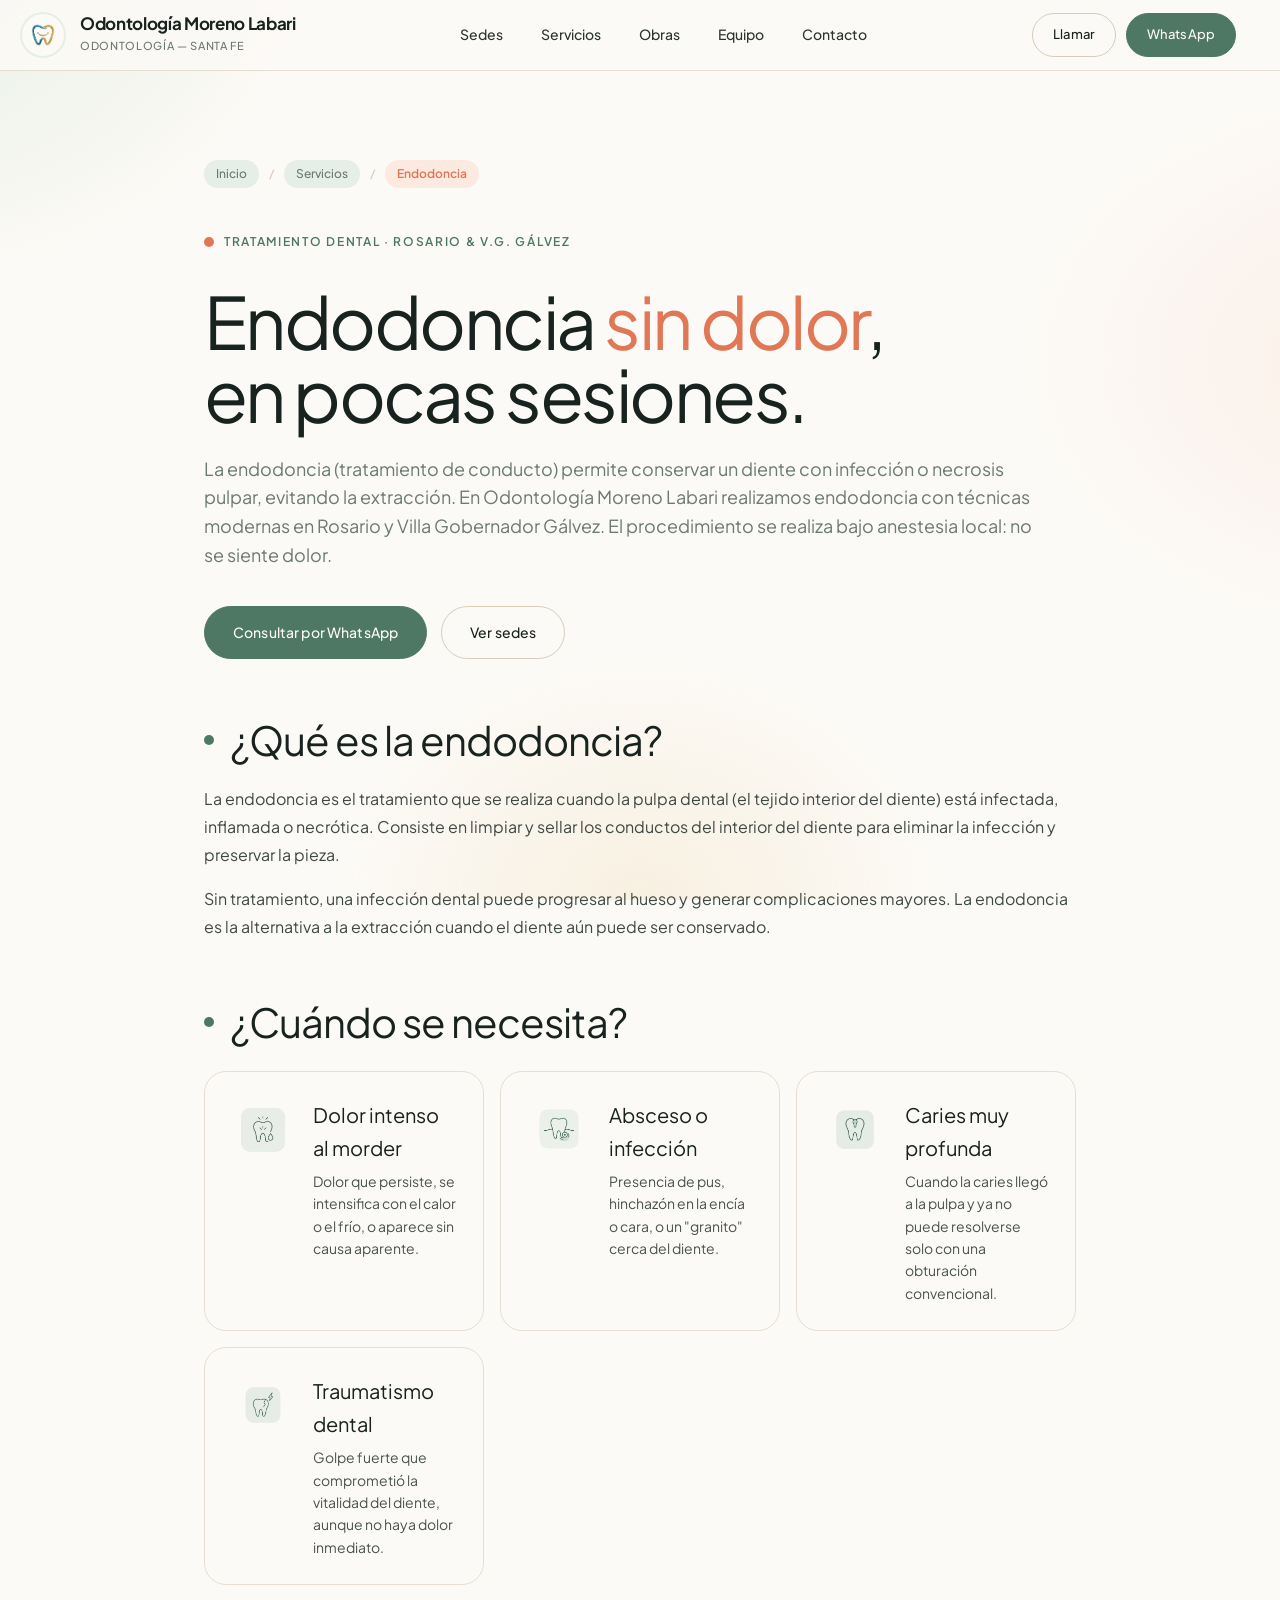
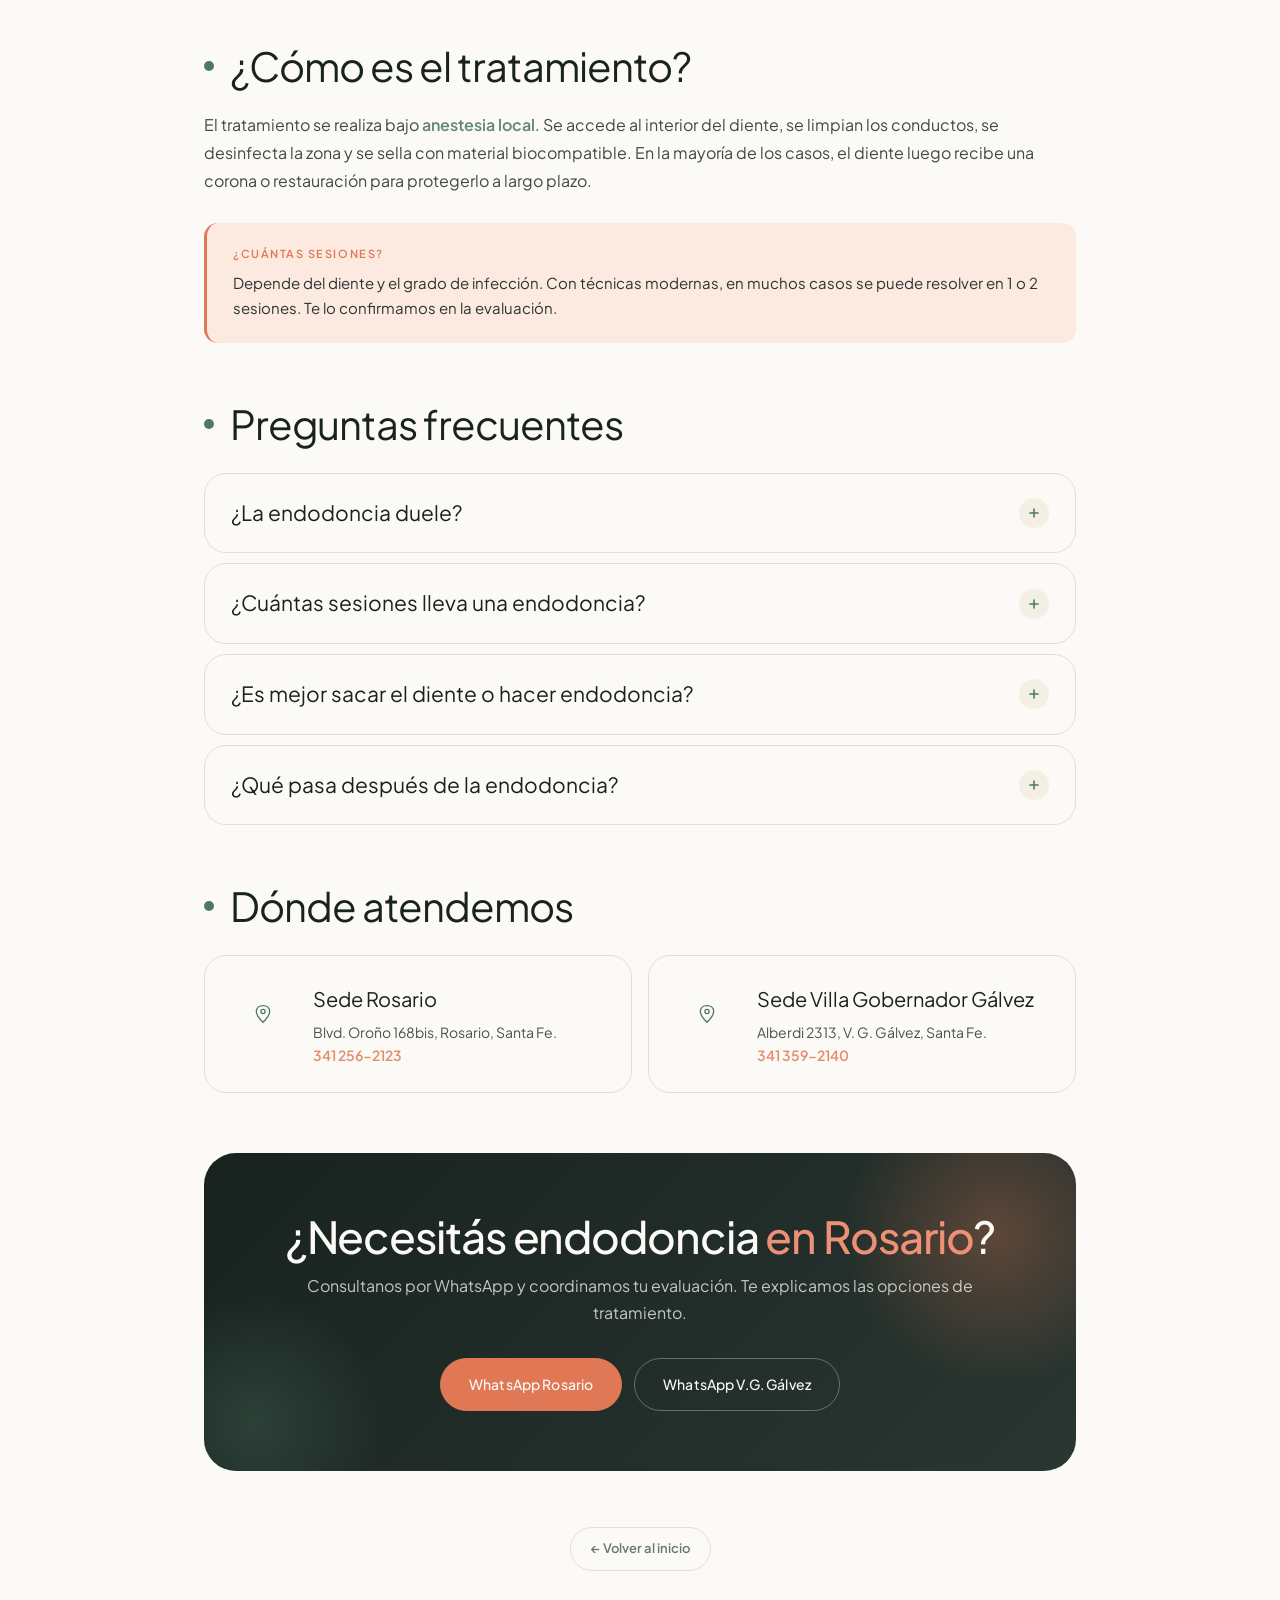
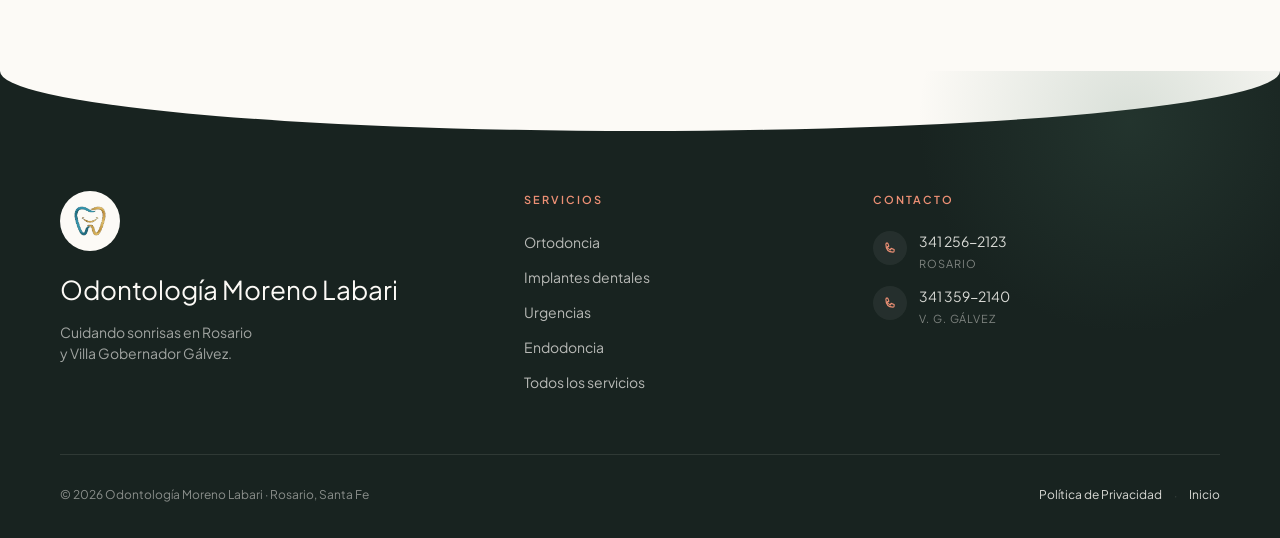
<file: endodoncia-rosario.html>
<!doctype html>
<html lang="es-AR">
<head>
  <meta charset="utf-8" />
  <meta name="viewport" content="width=device-width, initial-scale=1" />
  <title>Endodoncia en Rosario y V. G. Gálvez | Tratamiento de Conducto sin Dolor | Odontología Moreno Labari</title>
  <meta name="description" content="Endodoncia y tratamiento de conducto en Rosario (Blvd. Oroño 168bis) y Villa Gobernador Gálvez. Bajo anestesia local, sin dolor, en pocas sesiones. Resolvemos infecciones y necrosis pulpar. Turnos por WhatsApp." />
  <meta name="keywords" content="endodoncia rosario, tratamiento de conducto rosario, endodoncia villa gobernador gálvez, dolor de muela rosario, infección dental rosario, dentista endodoncia" />
  <meta name="robots" content="index, follow, max-image-preview:large" />
  <meta name="theme-color" content="#FCFAF6" />
  <meta name="geo.region" content="AR-S" />
  <meta name="geo.placename" content="Rosario, Santa Fe" />
  <link rel="canonical" href="https://odontologiamorenolabari.com.ar/endodoncia-rosario.html" />

  <meta property="og:title" content="Endodoncia en Rosario | Odontología Moreno Labari" />
  <meta property="og:description" content="Tratamiento de conducto en Rosario y Villa Gobernador Gálvez. Sin dolor, técnicas modernas. Turnos por WhatsApp." />
  <meta property="og:image" content="https://odontologiamorenolabari.com.ar/img/LabariOdontologia.webp" />
  <meta property="og:image:width" content="684" />
  <meta property="og:image:height" content="365" />
  <meta property="og:image:alt" content="Odontología Moreno Labari — Rosario y Villa Gobernador Gálvez" />
  <meta property="og:url" content="https://odontologiamorenolabari.com.ar/endodoncia-rosario.html" />
  <meta property="og:type" content="website" />
  <meta property="og:locale" content="es_AR" />
  <meta property="og:site_name" content="Odontología Moreno Labari" />
  <meta name="twitter:card" content="summary_large_image" />
  <meta name="twitter:title" content="Endodoncia en Rosario | Odontología Moreno Labari" />
  <meta name="twitter:description" content="Tratamiento de conducto sin dolor en Rosario. Turnos por WhatsApp." />
  <meta name="twitter:image" content="https://odontologiamorenolabari.com.ar/img/LabariOdontologia.webp" />

  <script type="application/ld+json">
  {
    "@context": "https://schema.org",
    "@type": "MedicalProcedure",
    "name": "Endodoncia — Tratamiento de Conducto",
    "description": "Tratamiento de conducto radicular que elimina la pulpa infectada o necrótica del interior del diente para preservarlo sin necesidad de extraerlo.",
    "procedureType": "https://schema.org/MedicalProcedure",
    "followup": "Control a los 7 días y radiografía de seguimiento a los 6 meses.",
    "provider": {
      "@type": "Dentist",
      "name": "Odontología Moreno Labari",
      "url": "https://odontologiamorenolabari.com.ar",
      "telephone": "+5493412562123",
      "address": {
        "@type": "PostalAddress",
        "streetAddress": "Blvd. Oroño 168bis",
        "addressLocality": "Rosario",
        "addressRegion": "Santa Fe",
        "addressCountry": "AR"
      }
    }
  }
  </script>

  <script type="application/ld+json">
  {
    "@context": "https://schema.org",
    "@type": "BreadcrumbList",
    "itemListElement": [
      {"@type":"ListItem","position":1,"name":"Inicio","item":"https://odontologiamorenolabari.com.ar/"},
      {"@type":"ListItem","position":2,"name":"Endodoncia en Rosario","item":"https://odontologiamorenolabari.com.ar/endodoncia-rosario.html"}
    ]
  }
  </script>

  <script type="application/ld+json">
  {
    "@context": "https://schema.org",
    "@type": "FAQPage",
    "mainEntity": [
      {"@type":"Question","name":"¿La endodoncia duele?","acceptedAnswer":{"@type":"Answer","text":"El tratamiento se realiza bajo anestesia local, por lo que no se siente dolor durante el procedimiento. Es posible algo de sensibilidad en las horas posteriores, que se controla fácilmente con analgésicos comunes."}},
      {"@type":"Question","name":"¿Cuántas sesiones lleva una endodoncia?","acceptedAnswer":{"@type":"Answer","text":"Depende del diente y del grado de infección, pero en muchos casos se puede resolver en 1 o 2 sesiones con técnicas modernas."}},
      {"@type":"Question","name":"¿Es mejor sacar el diente o hacer endodoncia?","acceptedAnswer":{"@type":"Answer","text":"Siempre que sea posible, se prefiere conservar el diente natural mediante endodoncia. La extracción genera consecuencias como desplazamiento de dientes vecinos y pérdida de hueso."}}
    ]
  }
  </script>

  <link rel="icon" href="favicon.ico" sizes="any">
  <link rel="icon" type="image/webp" href="favicon-32.webp" sizes="32x32">
  <link rel="icon" type="image/webp" href="favicon-16.webp" sizes="16x16">
  <link rel="apple-touch-icon" href="apple-touch-icon.webp">

  <link rel="preconnect" href="https://fonts.googleapis.com">
  <link rel="preconnect" href="https://fonts.gstatic.com" crossorigin>
  <link rel="stylesheet" href="https://fonts.googleapis.com/css2?family=Plus+Jakarta+Sans:wght@300;400;500;600;700;800&display=swap">
  <link rel="stylesheet" href="styles.css" />

  <script async src="https://www.googletagmanager.com/gtag/js?id=G-6XPD73LYY2"></script>
  <script>window.dataLayer=window.dataLayer||[];function gtag(){dataLayer.push(arguments);}gtag('js',new Date());gtag('config','G-6XPD73LYY2');</script>
</head>

<body>
  <a href="#main" class="skip-link">Saltar al contenido</a>

  <header class="topbar scrolled">
    <div class="container nav">
      <a class="brand" href="index.html" aria-label="Odontología Moreno Labari — inicio">
        <img class="logoImg" src="img/logo_new.webp" alt="Odontología Moreno Labari" width="48" height="48" fetchpriority="high" />
        <div>
          <div class="brandName">Odontología Moreno Labari</div>
          <div class="brandSub">Odontología — Santa Fe</div>
        </div>
      </a>
      <nav class="menu" aria-label="Secciones">
        <a href="index.html#sedes">Sedes</a>
        <a href="index.html#servicios">Servicios</a>
        <a href="index.html#obras">Obras</a>
        <a href="index.html#equipo">Equipo</a>
        <a href="index.html#contacto">Contacto</a>
      </nav>
      <div class="navCtas desktopOnly">
        <a class="btn ghost" href="tel:+5493412562123">Llamar</a>
        <a class="btn primary" href="https://wa.me/5493412562123?text=Hola%2C+quiero+consultar+sobre+endodoncia" target="_blank" rel="noopener noreferrer">WhatsApp</a>
      </div>
    </div>
  </header>

  <main id="main">
    <div class="subpage-wrap">

      <nav class="breadcrumb" aria-label="Ruta de navegación">
        <a href="index.html">Inicio</a>
        <span>/</span>
        <a href="index.html#servicios">Servicios</a>
        <span>/</span>
        <span aria-current="page">Endodoncia</span>
      </nav>

      <span class="subpage-eyebrow">Tratamiento dental · Rosario &amp; V.G. Gálvez</span>
      <h1 class="subpage-h1">Endodoncia <em>sin dolor</em>,<br>en pocas sesiones.</h1>
      <p class="subpage-lead">
        La endodoncia (tratamiento de conducto) permite conservar un diente con infección o necrosis pulpar, evitando la extracción. En Odontología Moreno Labari realizamos endodoncia con técnicas modernas en Rosario y Villa Gobernador Gálvez. El procedimiento se realiza bajo anestesia local: no se siente dolor.
      </p>

      <div class="subpage-ctas-inline">
        <a class="btn primary" href="https://wa.me/5493412562123?text=Hola%2C+quiero+consultar+sobre+endodoncia+en+Rosario" target="_blank" rel="noopener noreferrer">Consultar por WhatsApp</a>
        <a class="btn ghost" href="index.html#sedes">Ver sedes</a>
      </div>

      <div class="subpage-section">
        <h2 class="subpage-h2">¿Qué es la endodoncia?</h2>
        <p class="subpage-p">
          La endodoncia es el tratamiento que se realiza cuando la pulpa dental (el tejido interior del diente) está infectada, inflamada o necrótica. Consiste en limpiar y sellar los conductos del interior del diente para eliminar la infección y preservar la pieza.
        </p>
        <p class="subpage-p">
          Sin tratamiento, una infección dental puede progresar al hueso y generar complicaciones mayores. La endodoncia es la alternativa a la extracción cuando el diente aún puede ser conservado.
        </p>
      </div>

      <div class="subpage-section">
        <h2 class="subpage-h2">¿Cuándo se necesita?</h2>
        <div class="feature-list">
          <div class="feature-item">
            <div class="feature-icon" aria-hidden="true">
              <img src="img/icons/endodoncia/dolor-intenso.png" alt="" loading="lazy" />
            </div>
            <div>
              <div class="feature-title">Dolor intenso al morder</div>
              <div class="feature-desc">Dolor que persiste, se intensifica con el calor o el frío, o aparece sin causa aparente.</div>
            </div>
          </div>
          <div class="feature-item">
            <div class="feature-icon" aria-hidden="true">
              <img src="img/icons/endodoncia/absceso.png" alt="" loading="lazy" />
            </div>
            <div>
              <div class="feature-title">Absceso o infección</div>
              <div class="feature-desc">Presencia de pus, hinchazón en la encía o cara, o un "granito" cerca del diente.</div>
            </div>
          </div>
          <div class="feature-item">
            <div class="feature-icon" aria-hidden="true">
              <img src="img/icons/endodoncia/caries-profundas.png" alt="" loading="lazy" />
            </div>
            <div>
              <div class="feature-title">Caries muy profunda</div>
              <div class="feature-desc">Cuando la caries llegó a la pulpa y ya no puede resolverse solo con una obturación convencional.</div>
            </div>
          </div>
          <div class="feature-item">
            <div class="feature-icon" aria-hidden="true">
              <img src="img/icons/endodoncia/traumatismo.png" alt="" loading="lazy" />
            </div>
            <div>
              <div class="feature-title">Traumatismo dental</div>
              <div class="feature-desc">Golpe fuerte que comprometió la vitalidad del diente, aunque no haya dolor inmediato.</div>
            </div>
          </div>
        </div>
      </div>

      <div class="subpage-section">
        <h2 class="subpage-h2">¿Cómo es el tratamiento?</h2>
        <p class="subpage-p">
          El tratamiento se realiza bajo <strong>anestesia local</strong>. Se accede al interior del diente, se limpian los conductos, se desinfecta la zona y se sella con material biocompatible. En la mayoría de los casos, el diente luego recibe una corona o restauración para protegerlo a largo plazo.
        </p>
        <div class="note-box">
          <p><strong>¿Cuántas sesiones?</strong>Depende del diente y el grado de infección. Con técnicas modernas, en muchos casos se puede resolver en 1 o 2 sesiones. Te lo confirmamos en la evaluación.</p>
        </div>
      </div>

      <div class="subpage-section">
        <h2 class="subpage-h2">Preguntas frecuentes</h2>
        <div class="faq-mini">
          <details class="faq-mini-item">
            <summary>¿La endodoncia duele?</summary>
            <div class="faq-mini-body">El procedimiento se realiza con anestesia local, por lo que durante la sesión no se siente dolor. Es normal algo de sensibilidad en las horas posteriores, que se controla con analgésicos comunes.</div>
          </details>
          <details class="faq-mini-item">
            <summary>¿Cuántas sesiones lleva una endodoncia?</summary>
            <div class="faq-mini-body">En muchos casos se puede resolver en 1 o 2 sesiones con técnicas modernas. La cantidad exacta depende del diente y del grado de infección, y se determina en la evaluación clínica.</div>
          </details>
          <details class="faq-mini-item">
            <summary>¿Es mejor sacar el diente o hacer endodoncia?</summary>
            <div class="faq-mini-body">Siempre que sea posible, se prefiere conservar el diente natural. La extracción genera consecuencias como desplazamiento de dientes vecinos, pérdida de hueso y la necesidad de una prótesis o implante posterior.</div>
          </details>
          <details class="faq-mini-item">
            <summary>¿Qué pasa después de la endodoncia?</summary>
            <div class="faq-mini-body">El diente tratado generalmente recibe una corona o restauración para protegerlo. Se realizan controles de seguimiento para verificar que la infección se haya resuelto completamente.</div>
          </details>
        </div>
      </div>

      <div class="subpage-section">
        <h2 class="subpage-h2">Dónde atendemos</h2>
        <div class="feature-list">
          <div class="feature-item">
            <div class="feature-icon" aria-hidden="true">
              <svg viewBox="0 0 24 24" fill="none" stroke="currentColor" stroke-linecap="round" stroke-linejoin="round"><path d="M12 2C7 2 4 5 4 9c0 5 8 13 8 13s8-8 8-13c0-4-3-7-8-7z"/><circle cx="12" cy="9" r="2.5"/></svg>
            </div>
            <div>
              <div class="feature-title">Sede Rosario</div>
              <div class="feature-desc">Blvd. Oroño 168bis, Rosario, Santa Fe.<br><a href="tel:+5493412562123">341 256-2123</a></div>
            </div>
          </div>
          <div class="feature-item">
            <div class="feature-icon" aria-hidden="true">
              <svg viewBox="0 0 24 24" fill="none" stroke="currentColor" stroke-linecap="round" stroke-linejoin="round"><path d="M12 2C7 2 4 5 4 9c0 5 8 13 8 13s8-8 8-13c0-4-3-7-8-7z"/><circle cx="12" cy="9" r="2.5"/></svg>
            </div>
            <div>
              <div class="feature-title">Sede Villa Gobernador Gálvez</div>
              <div class="feature-desc">Alberdi 2313, V. G. Gálvez, Santa Fe.<br><a href="tel:+5493413592140">341 359-2140</a></div>
            </div>
          </div>
        </div>
      </div>

      <div class="cta-card">
        <h2>¿Necesitás endodoncia <em>en Rosario</em>?</h2>
        <p>Consultanos por WhatsApp y coordinamos tu evaluación. Te explicamos las opciones de tratamiento.</p>
        <div class="cta-btns">
          <a class="btn primary" href="https://wa.me/5493412562123?text=Hola%2C+quiero+consultar+sobre+endodoncia+en+Rosario" target="_blank" rel="noopener noreferrer">WhatsApp Rosario</a>
          <a class="btn" href="https://wa.me/5493413592140?text=Hola%2C+quiero+consultar+sobre+endodoncia+en+Villa+G%C3%A1lvez" target="_blank" rel="noopener noreferrer">WhatsApp V.G. Gálvez</a>
        </div>
      </div>

      <p style="text-align:center; margin-top:32px;">
        <a href="index.html" class="back-link">← Volver al inicio</a>
      </p>

    </div>
  </main>

  <footer class="footer">
    <div class="container">
      <div class="footerGrid">
        <div class="footerCol footerBrand">
          <img src="img/logo_new.webp" alt="Odontología Moreno Labari" class="footerLogo" width="56" height="56" />
          <div class="footerBrandName">Odontología Moreno Labari</div>
          <p class="footerTagline">Cuidando sonrisas en Rosario<br>y Villa Gobernador Gálvez.</p>
        </div>
        <div class="footerCol">
          <div class="footerColTitle">Servicios</div>
          <nav class="footerNav" aria-label="Servicios">
            <a href="ortodoncia-rosario.html">Ortodoncia</a>
            <a href="implantes-dentales-rosario.html">Implantes dentales</a>
            <a href="urgencias-odontologicas-rosario.html">Urgencias</a>
            <a href="endodoncia-rosario.html">Endodoncia</a>
            <a href="index.html#servicios">Todos los servicios</a>
          </nav>
        </div>
        <div class="footerCol">
          <div class="footerColTitle">Contacto</div>
          <div class="footerContactList">
            <div class="footerContactItem">
              <span class="footerContactIcon" aria-hidden="true">
                <svg width="12" height="12" viewBox="0 0 16 16" fill="none" stroke="currentColor" stroke-width="1.5" stroke-linecap="round" stroke-linejoin="round"><path d="M3 1.5h2l1.5 4-2 1c.5 2 2 3.5 4 4l1-2 4 1.5v2c0 .8-.7 1.5-1.5 1.5C6 13.5 2.5 10 2.5 3c0-.8.7-1.5 1.5-1.5z"/></svg>
              </span>
              <div><a href="tel:+5493412562123" class="footerLink">341 256-2123</a><div class="footerSmall">Rosario</div></div>
            </div>
            <div class="footerContactItem">
              <span class="footerContactIcon" aria-hidden="true">
                <svg width="12" height="12" viewBox="0 0 16 16" fill="none" stroke="currentColor" stroke-width="1.5" stroke-linecap="round" stroke-linejoin="round"><path d="M3 1.5h2l1.5 4-2 1c.5 2 2 3.5 4 4l1-2 4 1.5v2c0 .8-.7 1.5-1.5 1.5C6 13.5 2.5 10 2.5 3c0-.8.7-1.5 1.5-1.5z"/></svg>
              </span>
              <div><a href="tel:+5493413592140" class="footerLink">341 359-2140</a><div class="footerSmall">V. G. Gálvez</div></div>
            </div>
          </div>
        </div>
      </div>
      <div class="footerBottom">
        <div>© 2026 Odontología Moreno Labari · Rosario, Santa Fe</div>
        <div class="footerBottomRight">
          <a href="privacidad.html" class="footerLink">Política de Privacidad</a>
          <span style="opacity:.3;">·</span>
          <a href="index.html" class="footerLink">Inicio</a>
        </div>
      </div>
    </div>
  </footer>

</body>
</html>
</file>
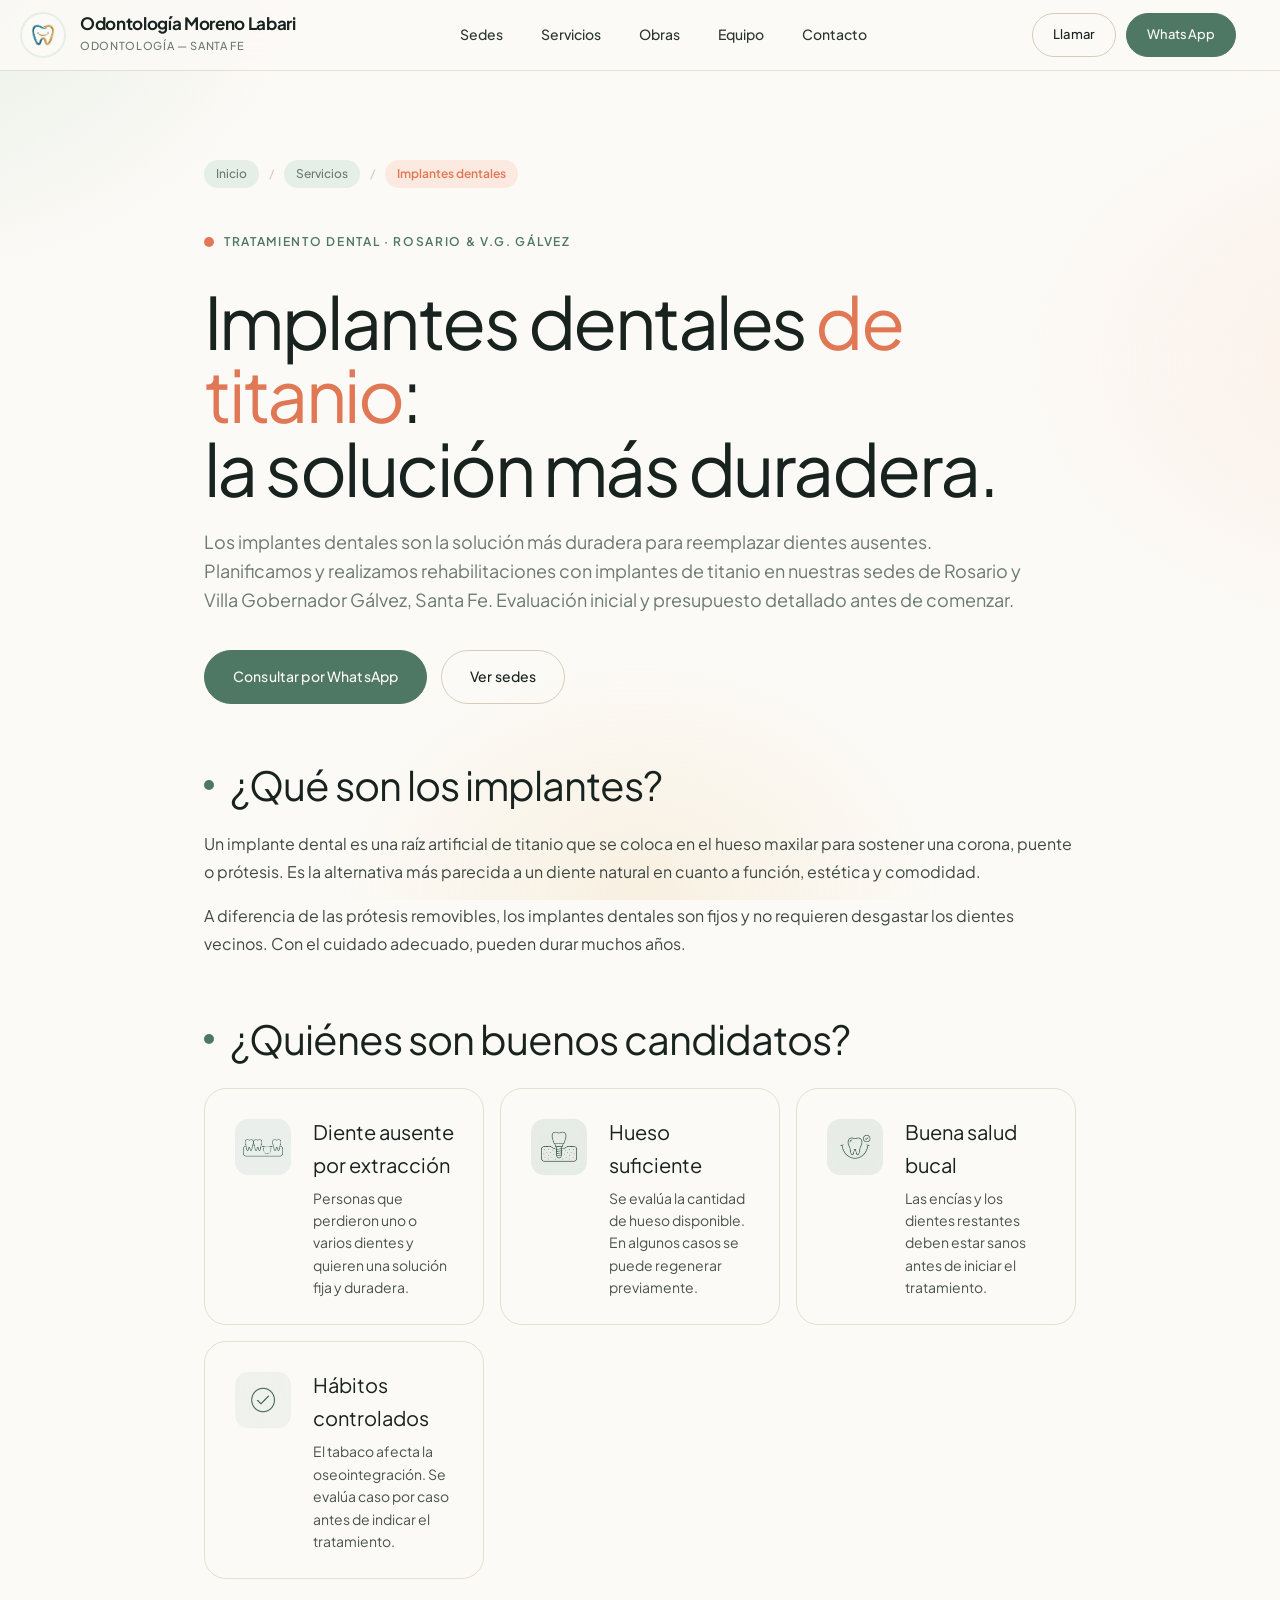
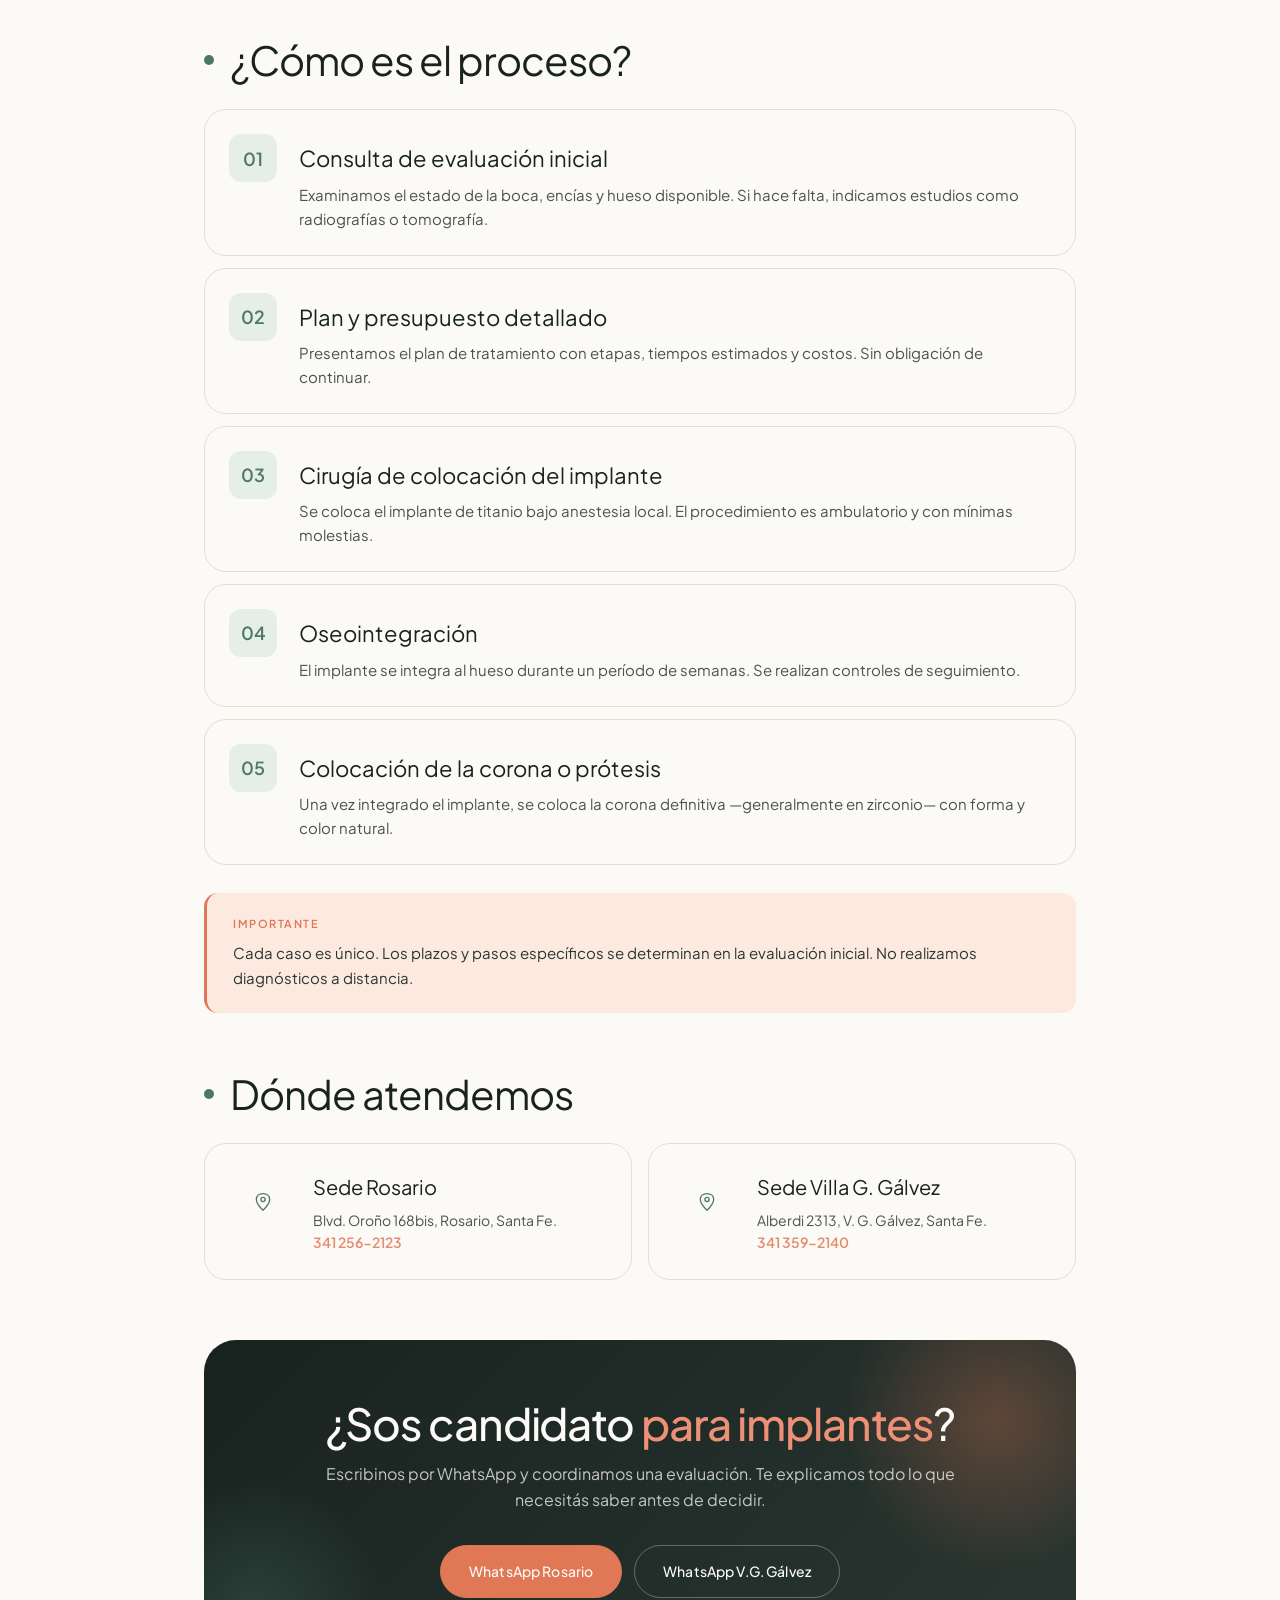
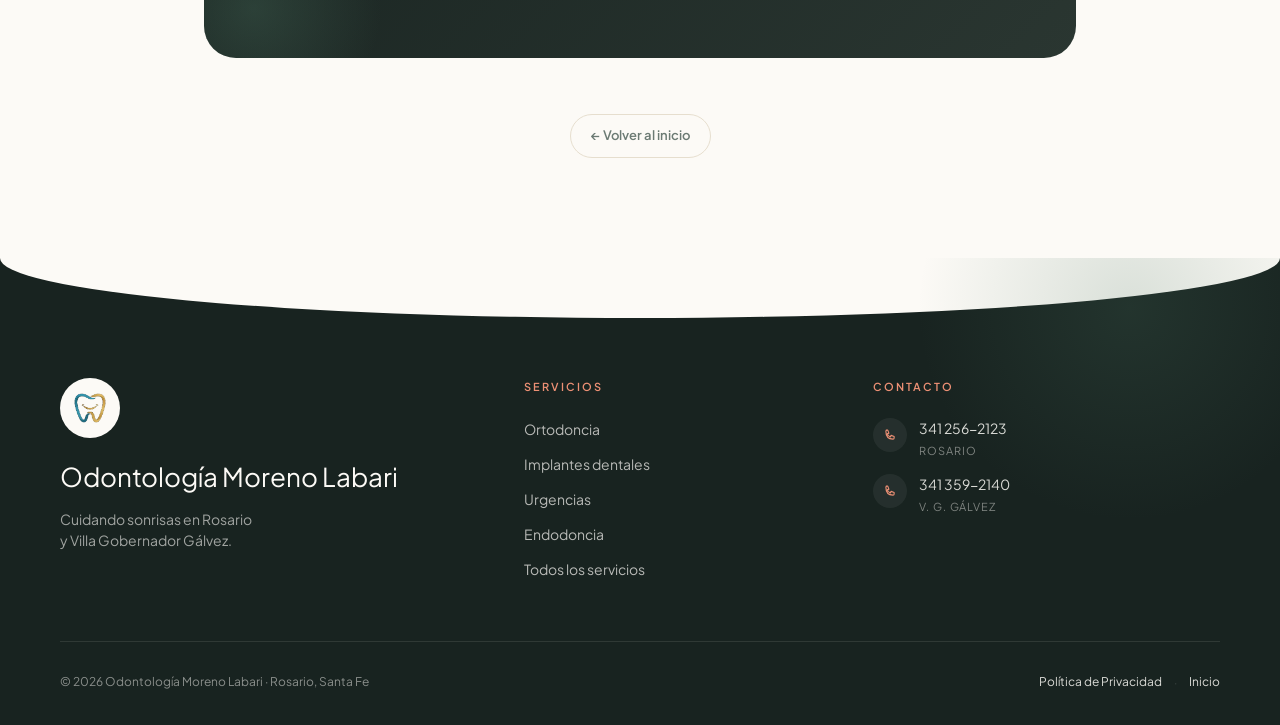
<file: implantes-dentales-rosario.html>
<!doctype html>
<html lang="es-AR">
<head>
  <meta charset="utf-8" />
  <meta name="viewport" content="width=device-width, initial-scale=1" />
  <title>Implantes Dentales en Rosario y V. G. Gálvez | Titanio · Rehabilitación Oral | Odontología Moreno Labari</title>
  <meta name="description" content="Implantes dentales de titanio en Rosario (Blvd. Oroño 168bis) y Villa Gobernador Gálvez. Planificación, cirugía y rehabilitación protésica con coronas de zirconio. Solución duradera para dientes ausentes. Turnos por WhatsApp." />
  <meta name="keywords" content="implantes dentales rosario, implantes de titanio rosario, prótesis dentales rosario, rehabilitación oral rosario, dentista implantes santa fe, implantes villa gobernador gálvez" />
  <meta name="robots" content="index, follow, max-image-preview:large" />
  <meta name="theme-color" content="#FCFAF6" />
  <meta name="geo.region" content="AR-S" />
  <meta name="geo.placename" content="Rosario, Santa Fe" />
  <link rel="canonical" href="https://odontologiamorenolabari.com.ar/implantes-dentales-rosario.html" />

  <meta property="og:title" content="Implantes Dentales en Rosario | Odontología Moreno Labari" />
  <meta property="og:description" content="Implantes dentales en Rosario y Villa Gobernador Gálvez. Rehabilitación con implantes de titanio. Turnos por WhatsApp." />
  <meta property="og:image" content="https://odontologiamorenolabari.com.ar/img/LabariOdontologia.webp" />
  <meta property="og:image:width" content="684" />
  <meta property="og:image:height" content="365" />
  <meta property="og:image:alt" content="Odontología Moreno Labari — Rosario y Villa Gobernador Gálvez" />
  <meta property="og:url" content="https://odontologiamorenolabari.com.ar/implantes-dentales-rosario.html" />
  <meta property="og:type" content="website" />
  <meta property="og:locale" content="es_AR" />
  <meta property="og:site_name" content="Odontología Moreno Labari" />
  <meta name="twitter:card" content="summary_large_image" />
  <meta name="twitter:title" content="Implantes Dentales en Rosario | Odontología Moreno Labari" />
  <meta name="twitter:description" content="Implantes dentales en Rosario. Rehabilitación con implantes de titanio. Turnos por WhatsApp." />
  <meta name="twitter:image" content="https://odontologiamorenolabari.com.ar/img/LabariOdontologia.webp" />

  <script type="application/ld+json">
  {
    "@context": "https://schema.org",
    "@type": "MedicalProcedure",
    "name": "Implantes Dentales",
    "description": "Colocación de implantes de titanio como raíz artificial para reemplazar dientes ausentes. Incluye planificación, cirugía y rehabilitación protésica.",
    "procedureType": "https://schema.org/MedicalProcedure",
    "followup": "Control a los 7 días, a los 3 meses y seguimiento anual.",
    "provider": {
      "@type": "Dentist",
      "name": "Odontología Moreno Labari",
      "url": "https://odontologiamorenolabari.com.ar",
      "telephone": "+5493412562123",
      "address": {
        "@type": "PostalAddress",
        "streetAddress": "Blvd. Oroño 168bis",
        "addressLocality": "Rosario",
        "addressRegion": "Santa Fe",
        "addressCountry": "AR"
      }
    }
  }
  </script>

  <script type="application/ld+json">
  {
    "@context": "https://schema.org",
    "@type": "BreadcrumbList",
    "itemListElement": [
      {"@type":"ListItem","position":1,"name":"Inicio","item":"https://odontologiamorenolabari.com.ar/"},
      {"@type":"ListItem","position":2,"name":"Servicios","item":"https://odontologiamorenolabari.com.ar/#servicios"},
      {"@type":"ListItem","position":3,"name":"Implantes Dentales en Rosario","item":"https://odontologiamorenolabari.com.ar/implantes-dentales-rosario.html"}
    ]
  }
  </script>

  <script type="application/ld+json">
  {
    "@context": "https://schema.org",
    "@type": "FAQPage",
    "mainEntity": [
      {"@type":"Question","name":"¿Cuánto duran los implantes dentales?","acceptedAnswer":{"@type":"Answer","text":"Con el cuidado adecuado, los implantes dentales de titanio pueden durar muchos años. Su éxito depende de la salud bucal, el hueso disponible y los hábitos del paciente."}},
      {"@type":"Question","name":"¿Es doloroso colocar un implante?","acceptedAnswer":{"@type":"Answer","text":"El procedimiento se realiza con anestesia local. Es ambulatorio y con mínimas molestias. Es normal una leve inflamación los días posteriores."}},
      {"@type":"Question","name":"¿Cuánto tiempo lleva el tratamiento completo?","acceptedAnswer":{"@type":"Answer","text":"Cada caso es único. Tras la cirugía, la oseointegración del implante al hueso lleva varias semanas. Luego se coloca la corona definitiva."}},
      {"@type":"Question","name":"¿Soy candidato para implantes si fumo?","acceptedAnswer":{"@type":"Answer","text":"El tabaco afecta la oseointegración. Se evalúa caso por caso antes de indicar el tratamiento."}}
    ]
  }
  </script>

  <link rel="icon" href="favicon.ico" sizes="any">
  <link rel="icon" type="image/webp" href="favicon-32.webp" sizes="32x32">
  <link rel="icon" type="image/webp" href="favicon-16.webp" sizes="16x16">
  <link rel="apple-touch-icon" href="apple-touch-icon.webp">

  <link rel="preconnect" href="https://fonts.googleapis.com">
  <link rel="preconnect" href="https://fonts.gstatic.com" crossorigin>
  <link rel="stylesheet" href="https://fonts.googleapis.com/css2?family=Plus+Jakarta+Sans:wght@300;400;500;600;700;800&display=swap">
  <link rel="stylesheet" href="styles.css" />

  <script async src="https://www.googletagmanager.com/gtag/js?id=G-6XPD73LYY2"></script>
  <script>window.dataLayer=window.dataLayer||[];function gtag(){dataLayer.push(arguments);}gtag('js',new Date());gtag('config','G-6XPD73LYY2');</script>
</head>

<body>
  <a href="#main" class="skip-link">Saltar al contenido</a>

  <header class="topbar scrolled">
    <div class="container nav">
      <a class="brand" href="index.html" aria-label="Odontología Moreno Labari — inicio">
        <img class="logoImg" src="img/logo_new.webp" alt="Odontología Moreno Labari" width="48" height="48" fetchpriority="high" />
        <div>
          <div class="brandName">Odontología Moreno Labari</div>
          <div class="brandSub">Odontología — Santa Fe</div>
        </div>
      </a>
      <nav class="menu" aria-label="Secciones">
        <a href="index.html#sedes">Sedes</a>
        <a href="index.html#servicios">Servicios</a>
        <a href="index.html#obras">Obras</a>
        <a href="index.html#equipo">Equipo</a>
        <a href="index.html#contacto">Contacto</a>
      </nav>
      <div class="navCtas desktopOnly">
        <a class="btn ghost" href="tel:+5493412562123">Llamar</a>
        <a class="btn primary" href="https://wa.me/5493412562123?text=Hola%2C+quiero+consultar+sobre+implantes+dentales" target="_blank" rel="noopener noreferrer">WhatsApp</a>
      </div>
    </div>
  </header>

  <main id="main">
    <div class="subpage-wrap">

      <nav class="breadcrumb" aria-label="Ruta de navegación">
        <a href="index.html">Inicio</a>
        <span>/</span>
        <a href="index.html#servicios">Servicios</a>
        <span>/</span>
        <span aria-current="page">Implantes dentales</span>
      </nav>

      <span class="subpage-eyebrow">Tratamiento dental · Rosario &amp; V.G. Gálvez</span>
      <h1 class="subpage-h1">Implantes dentales <em>de titanio</em>:<br>la solución más duradera.</h1>
      <p class="subpage-lead">
        Los implantes dentales son la solución más duradera para reemplazar dientes ausentes. Planificamos y realizamos rehabilitaciones con implantes de titanio en nuestras sedes de Rosario y Villa Gobernador Gálvez, Santa Fe. Evaluación inicial y presupuesto detallado antes de comenzar.
      </p>

      <div class="subpage-ctas-inline">
        <a class="btn primary" href="https://wa.me/5493412562123?text=Hola%2C+quiero+consultar+sobre+implantes+dentales+en+Rosario" target="_blank" rel="noopener noreferrer">Consultar por WhatsApp</a>
        <a class="btn ghost" href="index.html#sedes">Ver sedes</a>
      </div>

      <div class="subpage-section">
        <h2 class="subpage-h2">¿Qué son los implantes?</h2>
        <p class="subpage-p">
          Un implante dental es una raíz artificial de titanio que se coloca en el hueso maxilar para sostener una corona, puente o prótesis. Es la alternativa más parecida a un diente natural en cuanto a función, estética y comodidad.
        </p>
        <p class="subpage-p">
          A diferencia de las prótesis removibles, los implantes dentales son fijos y no requieren desgastar los dientes vecinos. Con el cuidado adecuado, pueden durar muchos años.
        </p>
      </div>

      <div class="subpage-section">
        <h2 class="subpage-h2">¿Quiénes son buenos candidatos?</h2>
        <div class="feature-list">
          <div class="feature-item">
            <div class="feature-icon" aria-hidden="true">
              <img src="img/icons/implantes/diente-ausente.png" alt="" loading="lazy" />
            </div>
            <div>
              <div class="feature-title">Diente ausente por extracción</div>
              <div class="feature-desc">Personas que perdieron uno o varios dientes y quieren una solución fija y duradera.</div>
            </div>
          </div>
          <div class="feature-item">
            <div class="feature-icon" aria-hidden="true">
              <img src="img/icons/implantes/hueso-suficiente.png" alt="" loading="lazy" />
            </div>
            <div>
              <div class="feature-title">Hueso suficiente</div>
              <div class="feature-desc">Se evalúa la cantidad de hueso disponible. En algunos casos se puede regenerar previamente.</div>
            </div>
          </div>
          <div class="feature-item">
            <div class="feature-icon" aria-hidden="true">
              <img src="img/icons/implantes/buena-salud-bucal.png" alt="" loading="lazy" />
            </div>
            <div>
              <div class="feature-title">Buena salud bucal</div>
              <div class="feature-desc">Las encías y los dientes restantes deben estar sanos antes de iniciar el tratamiento.</div>
            </div>
          </div>
          <div class="feature-item">
            <div class="feature-icon" aria-hidden="true">
              <img src="img/icons/implantes/habitos-controlados.png" alt="" loading="lazy" />
            </div>
            <div>
              <div class="feature-title">Hábitos controlados</div>
              <div class="feature-desc">El tabaco afecta la oseointegración. Se evalúa caso por caso antes de indicar el tratamiento.</div>
            </div>
          </div>
        </div>
      </div>

      <div class="subpage-section">
        <h2 class="subpage-h2">¿Cómo es el proceso?</h2>
        <div class="steps">
          <div class="step-item">
            <div class="step-num">01</div>
            <div class="step-content">
              <div class="step-title">Consulta de evaluación inicial</div>
              <div class="step-desc">Examinamos el estado de la boca, encías y hueso disponible. Si hace falta, indicamos estudios como radiografías o tomografía.</div>
            </div>
          </div>
          <div class="step-item">
            <div class="step-num">02</div>
            <div class="step-content">
              <div class="step-title">Plan y presupuesto detallado</div>
              <div class="step-desc">Presentamos el plan de tratamiento con etapas, tiempos estimados y costos. Sin obligación de continuar.</div>
            </div>
          </div>
          <div class="step-item">
            <div class="step-num">03</div>
            <div class="step-content">
              <div class="step-title">Cirugía de colocación del implante</div>
              <div class="step-desc">Se coloca el implante de titanio bajo anestesia local. El procedimiento es ambulatorio y con mínimas molestias.</div>
            </div>
          </div>
          <div class="step-item">
            <div class="step-num">04</div>
            <div class="step-content">
              <div class="step-title">Oseointegración</div>
              <div class="step-desc">El implante se integra al hueso durante un período de semanas. Se realizan controles de seguimiento.</div>
            </div>
          </div>
          <div class="step-item">
            <div class="step-num">05</div>
            <div class="step-content">
              <div class="step-title">Colocación de la corona o prótesis</div>
              <div class="step-desc">Una vez integrado el implante, se coloca la corona definitiva —generalmente en zirconio— con forma y color natural.</div>
            </div>
          </div>
        </div>
        <div class="note-box">
          <p><strong>Importante</strong>Cada caso es único. Los plazos y pasos específicos se determinan en la evaluación inicial. No realizamos diagnósticos a distancia.</p>
        </div>
      </div>

      <div class="subpage-section">
        <h2 class="subpage-h2">Dónde atendemos</h2>
        <div class="feature-list">
          <div class="feature-item">
            <div class="feature-icon" aria-hidden="true">
              <svg viewBox="0 0 24 24" fill="none" stroke="currentColor" stroke-linecap="round" stroke-linejoin="round"><path d="M12 2C7 2 4 5 4 9c0 5 8 13 8 13s8-8 8-13c0-4-3-7-8-7z"/><circle cx="12" cy="9" r="2.5"/></svg>
            </div>
            <div>
              <div class="feature-title">Sede Rosario</div>
              <div class="feature-desc">Blvd. Oroño 168bis, Rosario, Santa Fe.<br><a href="tel:+5493412562123">341 256-2123</a></div>
            </div>
          </div>
          <div class="feature-item">
            <div class="feature-icon" aria-hidden="true">
              <svg viewBox="0 0 24 24" fill="none" stroke="currentColor" stroke-linecap="round" stroke-linejoin="round"><path d="M12 2C7 2 4 5 4 9c0 5 8 13 8 13s8-8 8-13c0-4-3-7-8-7z"/><circle cx="12" cy="9" r="2.5"/></svg>
            </div>
            <div>
              <div class="feature-title">Sede Villa G. Gálvez</div>
              <div class="feature-desc">Alberdi 2313, V. G. Gálvez, Santa Fe.<br><a href="tel:+5493413592140">341 359-2140</a></div>
            </div>
          </div>
        </div>
      </div>

      <div class="cta-card">
        <h2>¿Sos candidato <em>para implantes</em>?</h2>
        <p>Escribinos por WhatsApp y coordinamos una evaluación. Te explicamos todo lo que necesitás saber antes de decidir.</p>
        <div class="cta-btns">
          <a class="btn primary" href="https://wa.me/5493412562123?text=Hola%2C+quiero+consultar+sobre+implantes+dentales+en+Rosario" target="_blank" rel="noopener noreferrer">WhatsApp Rosario</a>
          <a class="btn" href="https://wa.me/5493413592140?text=Hola%2C+quiero+consultar+sobre+implantes+en+Villa+G%C3%A1lvez" target="_blank" rel="noopener noreferrer">WhatsApp V.G. Gálvez</a>
        </div>
      </div>

      <p style="text-align:center; margin-top:32px;">
        <a href="index.html" class="back-link">← Volver al inicio</a>
      </p>

    </div>
  </main>

  <footer class="footer">
    <div class="container">
      <div class="footerGrid">
        <div class="footerCol footerBrand">
          <img src="img/logo_new.webp" alt="Odontología Moreno Labari" class="footerLogo" width="56" height="56" />
          <div class="footerBrandName">Odontología Moreno Labari</div>
          <p class="footerTagline">Cuidando sonrisas en Rosario<br>y Villa Gobernador Gálvez.</p>
        </div>
        <div class="footerCol">
          <div class="footerColTitle">Servicios</div>
          <nav class="footerNav" aria-label="Servicios">
            <a href="ortodoncia-rosario.html">Ortodoncia</a>
            <a href="implantes-dentales-rosario.html">Implantes dentales</a>
            <a href="urgencias-odontologicas-rosario.html">Urgencias</a>
            <a href="endodoncia-rosario.html">Endodoncia</a>
            <a href="index.html#servicios">Todos los servicios</a>
          </nav>
        </div>
        <div class="footerCol">
          <div class="footerColTitle">Contacto</div>
          <div class="footerContactList">
            <div class="footerContactItem">
              <span class="footerContactIcon" aria-hidden="true">
                <svg width="12" height="12" viewBox="0 0 16 16" fill="none" stroke="currentColor" stroke-width="1.5" stroke-linecap="round" stroke-linejoin="round"><path d="M3 1.5h2l1.5 4-2 1c.5 2 2 3.5 4 4l1-2 4 1.5v2c0 .8-.7 1.5-1.5 1.5C6 13.5 2.5 10 2.5 3c0-.8.7-1.5 1.5-1.5z"/></svg>
              </span>
              <div><a href="tel:+5493412562123" class="footerLink">341 256-2123</a><div class="footerSmall">Rosario</div></div>
            </div>
            <div class="footerContactItem">
              <span class="footerContactIcon" aria-hidden="true">
                <svg width="12" height="12" viewBox="0 0 16 16" fill="none" stroke="currentColor" stroke-width="1.5" stroke-linecap="round" stroke-linejoin="round"><path d="M3 1.5h2l1.5 4-2 1c.5 2 2 3.5 4 4l1-2 4 1.5v2c0 .8-.7 1.5-1.5 1.5C6 13.5 2.5 10 2.5 3c0-.8.7-1.5 1.5-1.5z"/></svg>
              </span>
              <div><a href="tel:+5493413592140" class="footerLink">341 359-2140</a><div class="footerSmall">V. G. Gálvez</div></div>
            </div>
          </div>
        </div>
      </div>
      <div class="footerBottom">
        <div>© 2026 Odontología Moreno Labari · Rosario, Santa Fe</div>
        <div class="footerBottomRight">
          <a href="privacidad.html" class="footerLink">Política de Privacidad</a>
          <span style="opacity:.3;">·</span>
          <a href="index.html" class="footerLink">Inicio</a>
        </div>
      </div>
    </div>
  </footer>

</body>
</html>
</file>
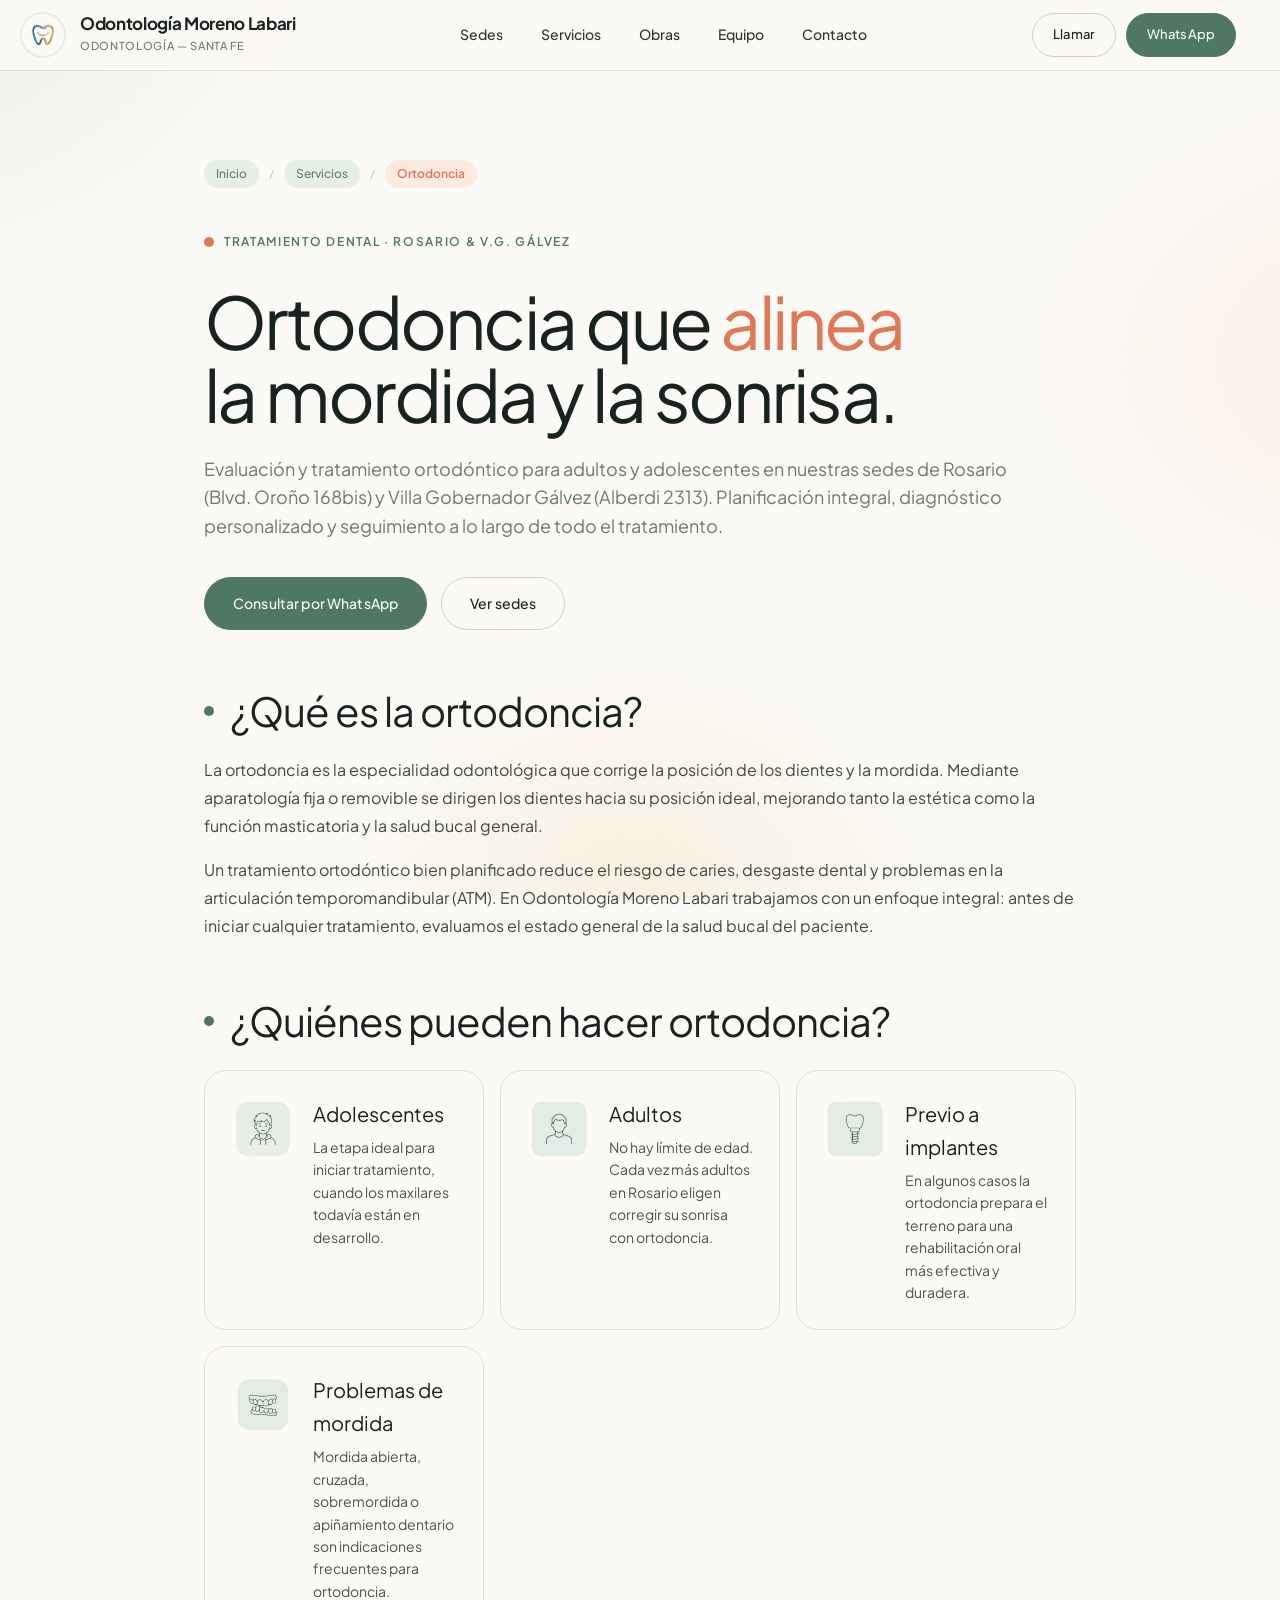
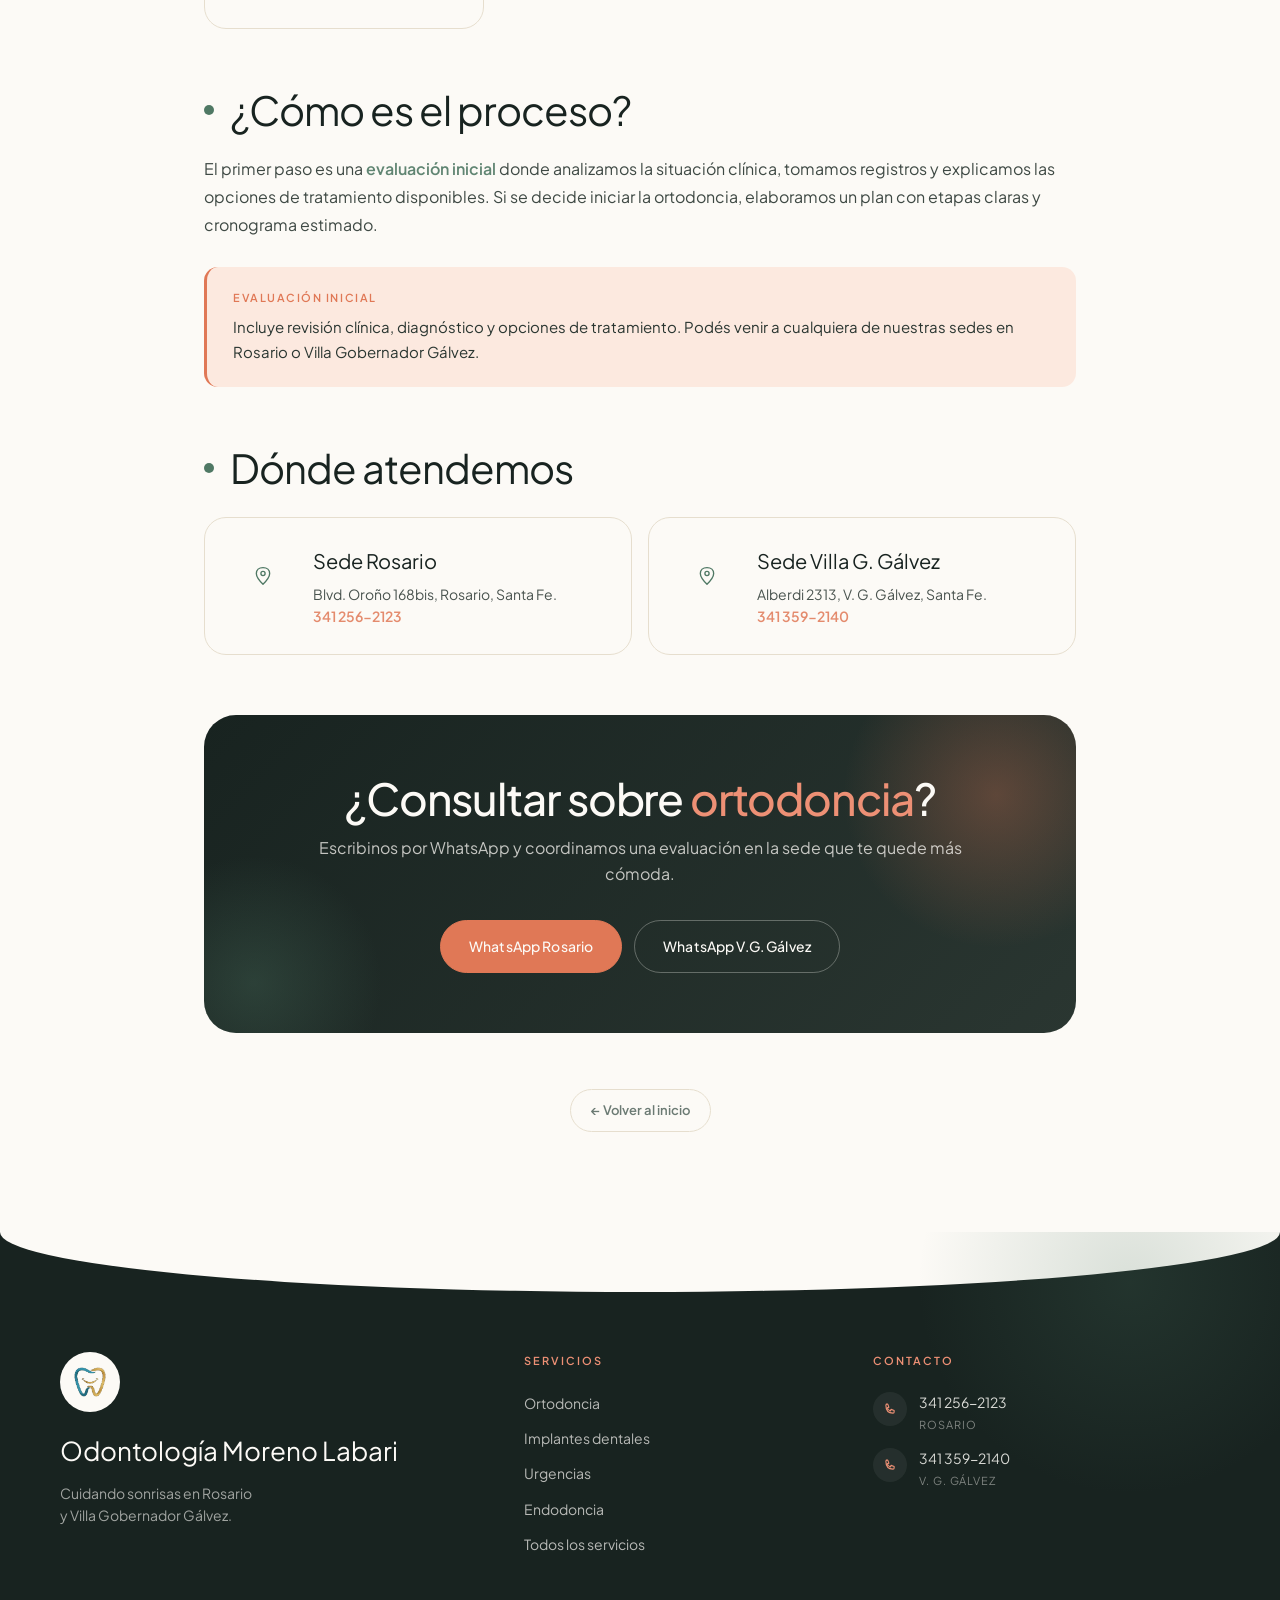
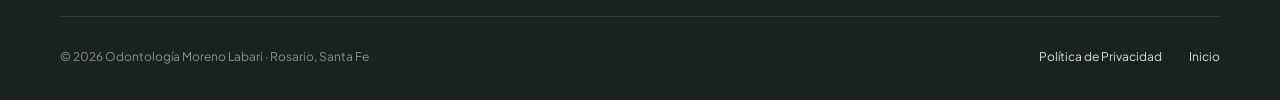
<file: ortodoncia-rosario.html>
<!doctype html>
<html lang="es-AR">
<head>
  <meta charset="utf-8" />
  <meta name="viewport" content="width=device-width, initial-scale=1" />
  <title>Ortodoncia en Rosario y V. G. Gálvez | Corrección de Mordida | Odontología Moreno Labari</title>
  <meta name="description" content="Ortodoncia para adultos y adolescentes en Rosario (Blvd. Oroño 168bis) y Villa Gobernador Gálvez. Corrección de mordida, alineación dental y planificación integral. Evaluación personalizada. Turnos por WhatsApp." />
  <meta name="keywords" content="ortodoncia rosario, brackets rosario, ortodoncia adultos rosario, ortodoncia adolescentes, alineación dental rosario, corrección mordida santa fe" />
  <meta name="robots" content="index, follow, max-image-preview:large" />
  <meta name="theme-color" content="#FCFAF6" />
  <meta name="geo.region" content="AR-S" />
  <meta name="geo.placename" content="Rosario, Santa Fe" />
  <link rel="canonical" href="https://odontologiamorenolabari.com.ar/ortodoncia-rosario.html" />

  <meta property="og:title" content="Ortodoncia en Rosario | Odontología Moreno Labari" />
  <meta property="og:description" content="Corrección de mordida y alineación dental en Rosario y Villa Gobernador Gálvez. Evaluación personalizada · Turnos por WhatsApp." />
  <meta property="og:image" content="https://odontologiamorenolabari.com.ar/img/LabariOdontologia.webp" />
  <meta property="og:image:width" content="684" />
  <meta property="og:image:height" content="365" />
  <meta property="og:image:alt" content="Odontología Moreno Labari — Rosario y Villa Gobernador Gálvez" />
  <meta property="og:url" content="https://odontologiamorenolabari.com.ar/ortodoncia-rosario.html" />
  <meta property="og:type" content="website" />
  <meta property="og:locale" content="es_AR" />
  <meta property="og:site_name" content="Odontología Moreno Labari" />
  <meta name="twitter:card" content="summary_large_image" />
  <meta name="twitter:title" content="Ortodoncia en Rosario | Odontología Moreno Labari" />
  <meta name="twitter:description" content="Corrección de mordida y alineación dental. Turnos por WhatsApp en Rosario y Villa G. Gálvez." />
  <meta name="twitter:image" content="https://odontologiamorenolabari.com.ar/img/LabariOdontologia.webp" />

  <script type="application/ld+json">
  {
    "@context": "https://schema.org",
    "@type": "MedicalProcedure",
    "name": "Ortodoncia",
    "description": "Corrección de la posición dental y de la mordida mediante aparatología ortódontica. Incluye evaluación, diagnóstico y planificación integral del tratamiento.",
    "procedureType": "https://schema.org/MedicalProcedure",
    "followup": "Control periódico según evolución del tratamiento.",
    "provider": {
      "@type": "Dentist",
      "name": "Odontología Moreno Labari",
      "url": "https://odontologiamorenolabari.com.ar",
      "telephone": "+5493412562123",
      "address": {
        "@type": "PostalAddress",
        "streetAddress": "Blvd. Oroño 168bis",
        "addressLocality": "Rosario",
        "addressRegion": "Santa Fe",
        "addressCountry": "AR"
      }
    }
  }
  </script>

  <script type="application/ld+json">
  {
    "@context": "https://schema.org",
    "@type": "BreadcrumbList",
    "itemListElement": [
      {"@type":"ListItem","position":1,"name":"Inicio","item":"https://odontologiamorenolabari.com.ar/"},
      {"@type":"ListItem","position":2,"name":"Servicios","item":"https://odontologiamorenolabari.com.ar/#servicios"},
      {"@type":"ListItem","position":3,"name":"Ortodoncia en Rosario","item":"https://odontologiamorenolabari.com.ar/ortodoncia-rosario.html"}
    ]
  }
  </script>

  <script type="application/ld+json">
  {
    "@context": "https://schema.org",
    "@type": "FAQPage",
    "mainEntity": [
      {"@type":"Question","name":"¿La ortodoncia es solo para adolescentes?","acceptedAnswer":{"@type":"Answer","text":"No. La ortodoncia se puede realizar a cualquier edad. Cada vez más adultos eligen corregir su mordida y alineación dental en Rosario."}},
      {"@type":"Question","name":"¿Cuánto dura un tratamiento de ortodoncia?","acceptedAnswer":{"@type":"Answer","text":"Depende de cada caso. Tras la evaluación inicial entregamos un cronograma estimado. La duración promedio varía entre 12 y 24 meses."}},
      {"@type":"Question","name":"¿Hacen ortodoncia con brackets o invisible?","acceptedAnswer":{"@type":"Answer","text":"Consultanos por WhatsApp para conocer las opciones disponibles según tu caso. En la evaluación clínica se define la aparatología más adecuada."}}
    ]
  }
  </script>

  <link rel="icon" href="favicon.ico" sizes="any">
  <link rel="icon" type="image/webp" href="favicon-32.webp" sizes="32x32">
  <link rel="icon" type="image/webp" href="favicon-16.webp" sizes="16x16">
  <link rel="apple-touch-icon" href="apple-touch-icon.webp">

  <link rel="preconnect" href="https://fonts.googleapis.com">
  <link rel="preconnect" href="https://fonts.gstatic.com" crossorigin>
  <link rel="stylesheet" href="https://fonts.googleapis.com/css2?family=Plus+Jakarta+Sans:wght@300;400;500;600;700;800&display=swap">
  <link rel="stylesheet" href="styles.css" />

  <script async src="https://www.googletagmanager.com/gtag/js?id=G-6XPD73LYY2"></script>
  <script>window.dataLayer=window.dataLayer||[];function gtag(){dataLayer.push(arguments);}gtag('js',new Date());gtag('config','G-6XPD73LYY2');</script>
</head>

<body>
  <a href="#main" class="skip-link">Saltar al contenido</a>

  <header class="topbar scrolled">
    <div class="container nav">
      <a class="brand" href="index.html" aria-label="Odontología Moreno Labari — inicio">
        <img class="logoImg" src="img/logo_new.webp" alt="Odontología Moreno Labari" width="48" height="48" fetchpriority="high" />
        <div>
          <div class="brandName">Odontología Moreno Labari</div>
          <div class="brandSub">Odontología — Santa Fe</div>
        </div>
      </a>
      <nav class="menu" aria-label="Secciones">
        <a href="index.html#sedes">Sedes</a>
        <a href="index.html#servicios">Servicios</a>
        <a href="index.html#obras">Obras</a>
        <a href="index.html#equipo">Equipo</a>
        <a href="index.html#contacto">Contacto</a>
      </nav>
      <div class="navCtas desktopOnly">
        <a class="btn ghost" href="tel:+5493412562123">Llamar</a>
        <a class="btn primary" href="https://wa.me/5493412562123?text=Hola%2C+quiero+consultar+sobre+ortodoncia" target="_blank" rel="noopener noreferrer">WhatsApp</a>
      </div>
    </div>
  </header>

  <main id="main">
    <div class="subpage-wrap">

      <nav class="breadcrumb" aria-label="Ruta de navegación">
        <a href="index.html">Inicio</a>
        <span>/</span>
        <a href="index.html#servicios">Servicios</a>
        <span>/</span>
        <span aria-current="page">Ortodoncia</span>
      </nav>

      <span class="subpage-eyebrow">Tratamiento dental · Rosario &amp; V.G. Gálvez</span>
      <h1 class="subpage-h1">Ortodoncia que <em>alinea</em><br>la mordida y la sonrisa.</h1>
      <p class="subpage-lead">
        Evaluación y tratamiento ortodóntico para adultos y adolescentes en nuestras sedes de Rosario (Blvd. Oroño 168bis) y Villa Gobernador Gálvez (Alberdi 2313). Planificación integral, diagnóstico personalizado y seguimiento a lo largo de todo el tratamiento.
      </p>

      <div class="subpage-ctas-inline">
        <a class="btn primary" href="https://wa.me/5493412562123?text=Hola%2C+quiero+consultar+sobre+ortodoncia" target="_blank" rel="noopener noreferrer">Consultar por WhatsApp</a>
        <a class="btn ghost" href="index.html#sedes">Ver sedes</a>
      </div>

      <div class="subpage-section">
        <h2 class="subpage-h2">¿Qué es la ortodoncia?</h2>
        <p class="subpage-p">
          La ortodoncia es la especialidad odontológica que corrige la posición de los dientes y la mordida. Mediante aparatología fija o removible se dirigen los dientes hacia su posición ideal, mejorando tanto la estética como la función masticatoria y la salud bucal general.
        </p>
        <p class="subpage-p">
          Un tratamiento ortodóntico bien planificado reduce el riesgo de caries, desgaste dental y problemas en la articulación temporomandibular (ATM). En Odontología Moreno Labari trabajamos con un enfoque integral: antes de iniciar cualquier tratamiento, evaluamos el estado general de la salud bucal del paciente.
        </p>
      </div>

      <div class="subpage-section">
        <h2 class="subpage-h2">¿Quiénes pueden hacer ortodoncia?</h2>
        <div class="feature-list">
          <div class="feature-item">
            <div class="feature-icon" aria-hidden="true">
              <img src="img/icons/ortodoncia/adolescentes.png" alt="" loading="lazy" />
            </div>
            <div>
              <div class="feature-title">Adolescentes</div>
              <div class="feature-desc">La etapa ideal para iniciar tratamiento, cuando los maxilares todavía están en desarrollo.</div>
            </div>
          </div>
          <div class="feature-item">
            <div class="feature-icon" aria-hidden="true">
              <img src="img/icons/ortodoncia/adultos.png" alt="" loading="lazy" />
            </div>
            <div>
              <div class="feature-title">Adultos</div>
              <div class="feature-desc">No hay límite de edad. Cada vez más adultos en Rosario eligen corregir su sonrisa con ortodoncia.</div>
            </div>
          </div>
          <div class="feature-item">
            <div class="feature-icon" aria-hidden="true">
              <img src="img/icons/ortodoncia/previo-implantes.png" alt="" loading="lazy" />
            </div>
            <div>
              <div class="feature-title">Previo a implantes</div>
              <div class="feature-desc">En algunos casos la ortodoncia prepara el terreno para una rehabilitación oral más efectiva y duradera.</div>
            </div>
          </div>
          <div class="feature-item">
            <div class="feature-icon" aria-hidden="true">
              <img src="img/icons/ortodoncia/problemas-mordida.png" alt="" loading="lazy" />
            </div>
            <div>
              <div class="feature-title">Problemas de mordida</div>
              <div class="feature-desc">Mordida abierta, cruzada, sobremordida o apiñamiento dentario son indicaciones frecuentes para ortodoncia.</div>
            </div>
          </div>
        </div>
      </div>

      <div class="subpage-section">
        <h2 class="subpage-h2">¿Cómo es el proceso?</h2>
        <p class="subpage-p">
          El primer paso es una <strong>evaluación inicial</strong> donde analizamos la situación clínica, tomamos registros y explicamos las opciones de tratamiento disponibles. Si se decide iniciar la ortodoncia, elaboramos un plan con etapas claras y cronograma estimado.
        </p>
        <div class="note-box">
          <p><strong>Evaluación inicial</strong> Incluye revisión clínica, diagnóstico y opciones de tratamiento. Podés venir a cualquiera de nuestras sedes en Rosario o Villa Gobernador Gálvez.</p>
        </div>
      </div>

      <div class="subpage-section">
        <h2 class="subpage-h2">Dónde atendemos</h2>
        <div class="feature-list">
          <div class="feature-item">
            <div class="feature-icon" aria-hidden="true">
              <svg viewBox="0 0 24 24" fill="none" stroke="currentColor" stroke-linecap="round" stroke-linejoin="round"><path d="M12 2C7 2 4 5 4 9c0 5 8 13 8 13s8-8 8-13c0-4-3-7-8-7z"/><circle cx="12" cy="9" r="2.5"/></svg>
            </div>
            <div>
              <div class="feature-title">Sede Rosario</div>
              <div class="feature-desc">Blvd. Oroño 168bis, Rosario, Santa Fe.<br><a href="tel:+5493412562123">341 256-2123</a></div>
            </div>
          </div>
          <div class="feature-item">
            <div class="feature-icon" aria-hidden="true">
              <svg viewBox="0 0 24 24" fill="none" stroke="currentColor" stroke-linecap="round" stroke-linejoin="round"><path d="M12 2C7 2 4 5 4 9c0 5 8 13 8 13s8-8 8-13c0-4-3-7-8-7z"/><circle cx="12" cy="9" r="2.5"/></svg>
            </div>
            <div>
              <div class="feature-title">Sede Villa G. Gálvez</div>
              <div class="feature-desc">Alberdi 2313, V. G. Gálvez, Santa Fe.<br><a href="tel:+5493413592140">341 359-2140</a></div>
            </div>
          </div>
        </div>
      </div>

      <div class="cta-card">
        <h2>¿Consultar sobre <em>ortodoncia</em>?</h2>
        <p>Escribinos por WhatsApp y coordinamos una evaluación en la sede que te quede más cómoda.</p>
        <div class="cta-btns">
          <a class="btn primary" href="https://wa.me/5493412562123?text=Hola%2C+quiero+consultar+sobre+ortodoncia+en+Rosario" target="_blank" rel="noopener noreferrer">WhatsApp Rosario</a>
          <a class="btn" href="https://wa.me/5493413592140?text=Hola%2C+quiero+consultar+sobre+ortodoncia+en+Villa+G%C3%A1lvez" target="_blank" rel="noopener noreferrer">WhatsApp V.G. Gálvez</a>
        </div>
      </div>

      <p style="text-align:center; margin-top:32px;">
        <a href="index.html" class="back-link">← Volver al inicio</a>
      </p>

    </div>
  </main>

  <footer class="footer">
    <div class="container">
      <div class="footerGrid">
        <div class="footerCol footerBrand">
          <img src="img/logo_new.webp" alt="Odontología Moreno Labari" class="footerLogo" width="56" height="56" />
          <div class="footerBrandName">Odontología Moreno Labari</div>
          <p class="footerTagline">Cuidando sonrisas en Rosario<br>y Villa Gobernador Gálvez.</p>
        </div>
        <div class="footerCol">
          <div class="footerColTitle">Servicios</div>
          <nav class="footerNav" aria-label="Servicios">
            <a href="ortodoncia-rosario.html">Ortodoncia</a>
            <a href="implantes-dentales-rosario.html">Implantes dentales</a>
            <a href="urgencias-odontologicas-rosario.html">Urgencias</a>
            <a href="endodoncia-rosario.html">Endodoncia</a>
            <a href="index.html#servicios">Todos los servicios</a>
          </nav>
        </div>
        <div class="footerCol">
          <div class="footerColTitle">Contacto</div>
          <div class="footerContactList">
            <div class="footerContactItem">
              <span class="footerContactIcon" aria-hidden="true">
                <svg width="12" height="12" viewBox="0 0 16 16" fill="none" stroke="currentColor" stroke-width="1.5" stroke-linecap="round" stroke-linejoin="round"><path d="M3 1.5h2l1.5 4-2 1c.5 2 2 3.5 4 4l1-2 4 1.5v2c0 .8-.7 1.5-1.5 1.5C6 13.5 2.5 10 2.5 3c0-.8.7-1.5 1.5-1.5z"/></svg>
              </span>
              <div><a href="tel:+5493412562123" class="footerLink">341 256-2123</a><div class="footerSmall">Rosario</div></div>
            </div>
            <div class="footerContactItem">
              <span class="footerContactIcon" aria-hidden="true">
                <svg width="12" height="12" viewBox="0 0 16 16" fill="none" stroke="currentColor" stroke-width="1.5" stroke-linecap="round" stroke-linejoin="round"><path d="M3 1.5h2l1.5 4-2 1c.5 2 2 3.5 4 4l1-2 4 1.5v2c0 .8-.7 1.5-1.5 1.5C6 13.5 2.5 10 2.5 3c0-.8.7-1.5 1.5-1.5z"/></svg>
              </span>
              <div><a href="tel:+5493413592140" class="footerLink">341 359-2140</a><div class="footerSmall">V. G. Gálvez</div></div>
            </div>
          </div>
        </div>
      </div>
      <div class="footerBottom">
        <div>© 2026 Odontología Moreno Labari · Rosario, Santa Fe</div>
        <div class="footerBottomRight">
          <a href="privacidad.html" class="footerLink">Política de Privacidad</a>
          <span style="opacity:.3;">·</span>
          <a href="index.html" class="footerLink">Inicio</a>
        </div>
      </div>
    </div>
  </footer>

</body>
</html>
</file>
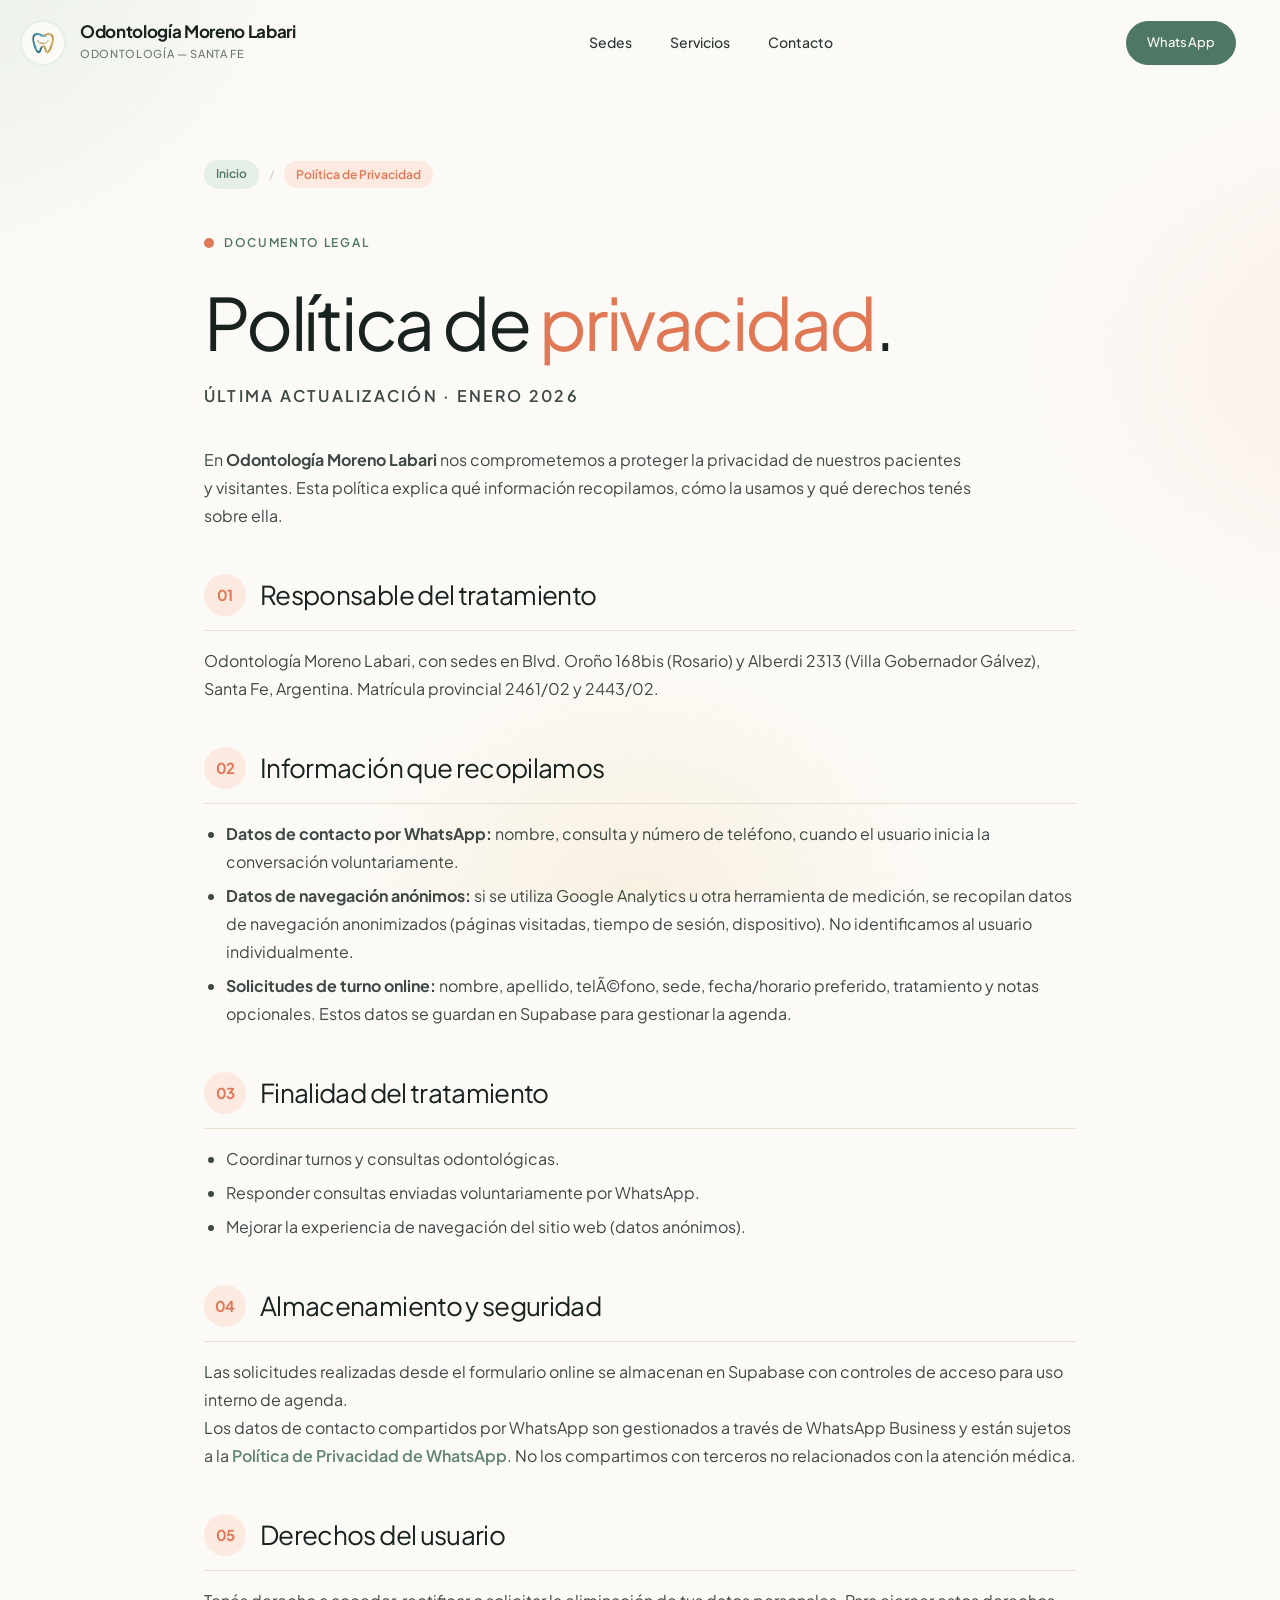
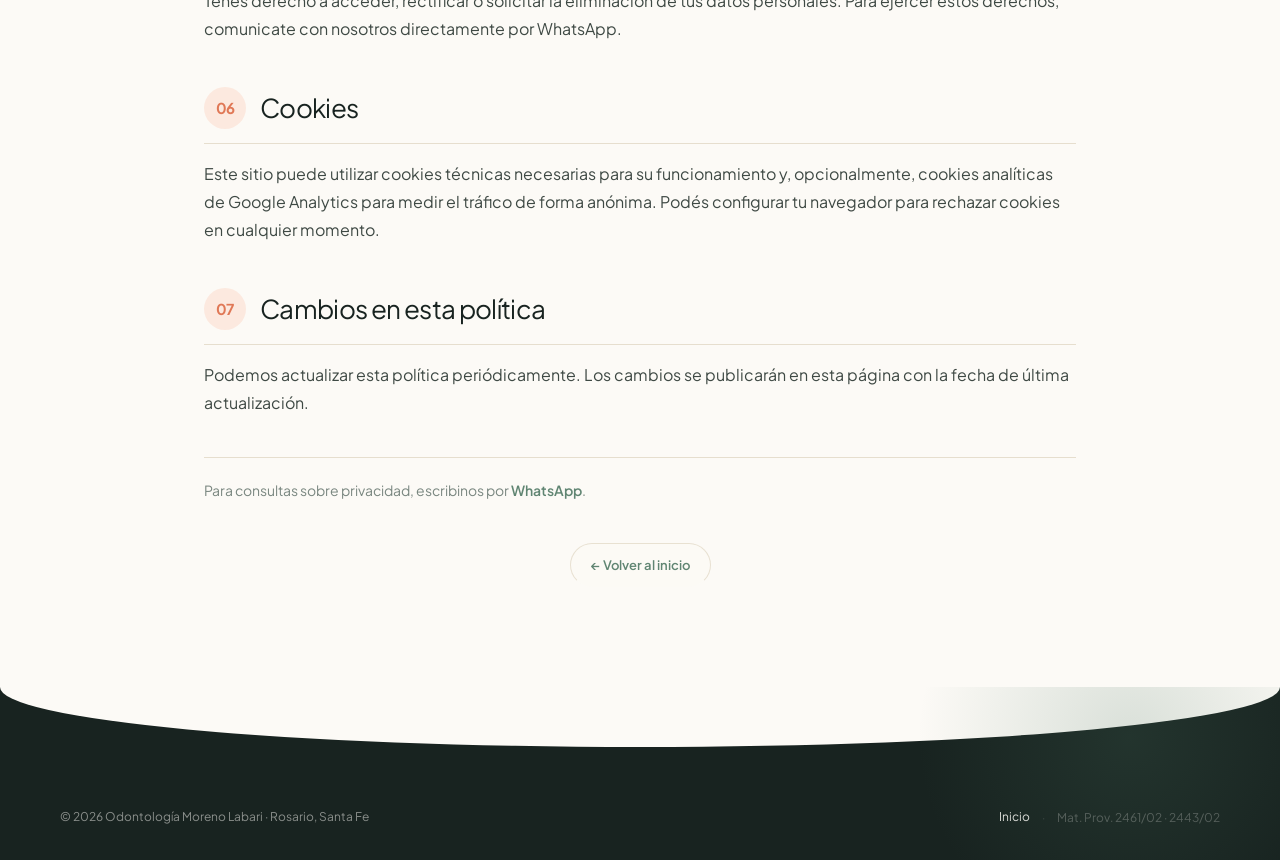
<file: privacidad.html>
<!doctype html>
<html lang="es-AR">
<head>
  <meta charset="utf-8" />
  <meta name="viewport" content="width=device-width, initial-scale=1" />
  <title>Política de Privacidad | Odontología Moreno Labari</title>
  <meta name="theme-color" content="#FCFAF6" />
  <meta name="robots" content="noindex, follow" />
  <link rel="icon" href="favicon.ico" sizes="any">

  <link rel="preconnect" href="https://fonts.googleapis.com">
  <link rel="preconnect" href="https://fonts.gstatic.com" crossorigin>
  <link rel="stylesheet" href="https://fonts.googleapis.com/css2?family=Plus+Jakarta+Sans:wght@300;400;500;600;700;800&display=swap">
  <link rel="stylesheet" href="styles.css" />

  <style>
    .privacyWrap h2 {
      font-family: var(--font-display);
      font-size: 26px;
      font-weight: 400;
      color: var(--ink);
      margin: 44px 0 16px;
      padding-bottom: 14px;
      border-bottom: 1px solid var(--line);
      display: flex;
      align-items: center;
      gap: 14px;
    }
    .privacyWrap h2 span {
      display: inline-flex;
      align-items: center;
      justify-content: center;
      width: 42px; height: 42px;
      border-radius: 50%;
      background: var(--coral-tint);
      color: var(--coral);
      font-weight: 700;
      font-size: 15px;
    }
    .privacyWrap p, .privacyWrap li {
      color: var(--ink-2);
      font-size: 16px;
      line-height: 1.75;
      opacity: .9;
    }
    .privacyWrap ul { padding-left: 22px; margin: 12px 0; }
    .privacyWrap li { margin-bottom: 6px; }
    .privacyWrap a { color: var(--sage); border-bottom: 1px solid transparent; transition: border-color .25s; font-weight: 600; }
    .privacyWrap a:hover { border-color: var(--sage); }
    .privDate {
      font-size: 11px;
      letter-spacing: .14em;
      text-transform: uppercase;
      color: var(--muted);
      margin-bottom: 36px;
      font-weight: 600;
    }
    .privacyWrap hr { border: none; border-top: 1px solid var(--line); margin: 40px 0 20px; }
  </style>
</head>
<body>
  <header class="topbar scrolled">
    <div class="container nav">
      <a class="brand" href="index.html" aria-label="Odontología Moreno Labari — inicio">
        <img class="logoImg" src="img/logo_new.webp" alt="Odontología Moreno Labari" width="48" height="48" />
        <div>
          <div class="brandName">Odontología Moreno Labari</div>
          <div class="brandSub">Odontología — Santa Fe</div>
        </div>
      </a>
      <nav class="menu" aria-label="Secciones">
        <a href="index.html#sedes">Sedes</a>
        <a href="index.html#servicios">Servicios</a>
        <a href="index.html#contacto">Contacto</a>
      </nav>
      <div class="navCtas desktopOnly">
        <a class="btn primary" href="https://wa.me/5493412562123" target="_blank" rel="noopener noreferrer">WhatsApp</a>
      </div>
    </div>
  </header>

  <main>
    <div class="subpage-wrap privacyWrap">

      <nav class="breadcrumb" aria-label="Ruta de navegación">
        <a href="index.html">Inicio</a>
        <span>/</span>
        <span aria-current="page">Política de Privacidad</span>
      </nav>

      <span class="subpage-eyebrow">Documento legal</span>
      <h1 class="subpage-h1">Política de <em>privacidad</em>.</h1>
      <p class="privDate">Última actualización · Enero 2026</p>

      <p class="subpage-lead">
        En <strong>Odontología Moreno Labari</strong> nos comprometemos a proteger la privacidad de nuestros pacientes y visitantes. Esta política explica qué información recopilamos, cómo la usamos y qué derechos tenés sobre ella.
      </p>

      <h2><span>01</span>Responsable del tratamiento</h2>
      <p>Odontología Moreno Labari, con sedes en Blvd. Oroño 168bis (Rosario) y Alberdi 2313 (Villa Gobernador Gálvez), Santa Fe, Argentina. Matrícula provincial 2461/02 y 2443/02.</p>

      <h2><span>02</span>Información que recopilamos</h2>
      <ul>
        <li><strong>Datos de contacto por WhatsApp:</strong> nombre, consulta y número de teléfono, cuando el usuario inicia la conversación voluntariamente.</li>
        <li><strong>Datos de navegación anónimos:</strong> si se utiliza Google Analytics u otra herramienta de medición, se recopilan datos de navegación anonimizados (páginas visitadas, tiempo de sesión, dispositivo). No identificamos al usuario individualmente.</li>
        <li><strong>Solicitudes de turno online:</strong> nombre, apellido, telÃ©fono, sede, fecha/horario preferido, tratamiento y notas opcionales. Estos datos se guardan en Supabase para gestionar la agenda.</li>
      </ul>

      <h2><span>03</span>Finalidad del tratamiento</h2>
      <ul>
        <li>Coordinar turnos y consultas odontológicas.</li>
        <li>Responder consultas enviadas voluntariamente por WhatsApp.</li>
        <li>Mejorar la experiencia de navegación del sitio web (datos anónimos).</li>
      </ul>

      <h2><span>04</span>Almacenamiento y seguridad</h2>
      <p>Las solicitudes realizadas desde el formulario online se almacenan en Supabase con controles de acceso para uso interno de agenda.</p>
      <p>Los datos de contacto compartidos por WhatsApp son gestionados a través de WhatsApp Business y están sujetos a la <a href="https://www.whatsapp.com/legal/privacy-policy" target="_blank" rel="noopener">Política de Privacidad de WhatsApp</a>. No los compartimos con terceros no relacionados con la atención médica.</p>

      <h2><span>05</span>Derechos del usuario</h2>
      <p>Tenés derecho a acceder, rectificar o solicitar la eliminación de tus datos personales. Para ejercer estos derechos, comunicate con nosotros directamente por WhatsApp.</p>

      <h2><span>06</span>Cookies</h2>
      <p>Este sitio puede utilizar cookies técnicas necesarias para su funcionamiento y, opcionalmente, cookies analíticas de Google Analytics para medir el tráfico de forma anónima. Podés configurar tu navegador para rechazar cookies en cualquier momento.</p>

      <h2><span>07</span>Cambios en esta política</h2>
      <p>Podemos actualizar esta política periódicamente. Los cambios se publicarán en esta página con la fecha de última actualización.</p>

      <hr>
      <p style="font-size:14px; color:var(--muted);">Para consultas sobre privacidad, escribinos por <a data-wa href="#">WhatsApp</a>.</p>

      <p style="text-align:center; margin-top:40px;">
        <a href="index.html" class="back-link">← Volver al inicio</a>
      </p>
    </div>
  </main>

  <footer class="footer">
    <div class="container">
      <div class="footerBottom" style="padding-top:30px; border-top:none;">
        <div>© 2026 Odontología Moreno Labari · Rosario, Santa Fe</div>
        <div class="footerBottomRight">
          <a href="index.html" class="footerLink">Inicio</a>
          <span style="opacity:.3;">·</span>
          <span style="opacity:.5;">Mat. Prov. 2461/02 · 2443/02</span>
        </div>
      </div>
    </div>
  </footer>

  <script src="script.js" defer></script>
</body>
</html>
</file>
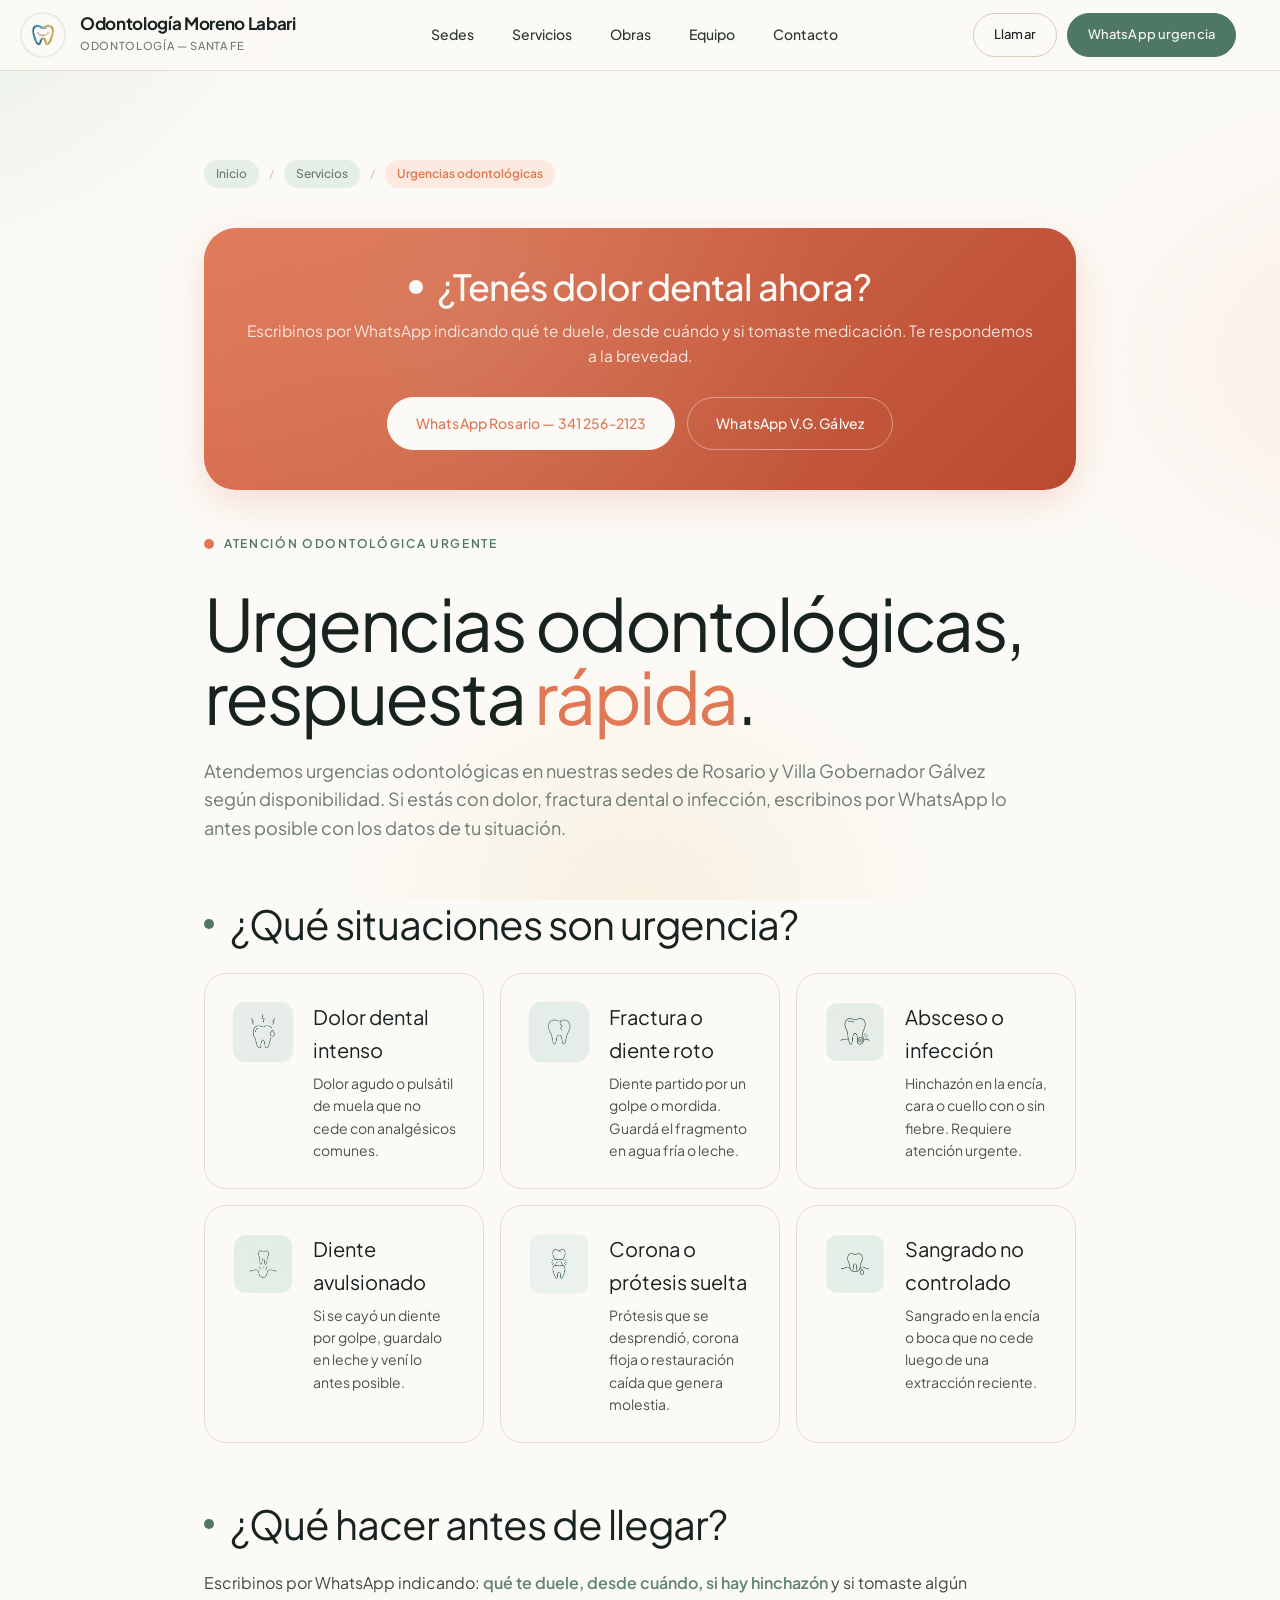
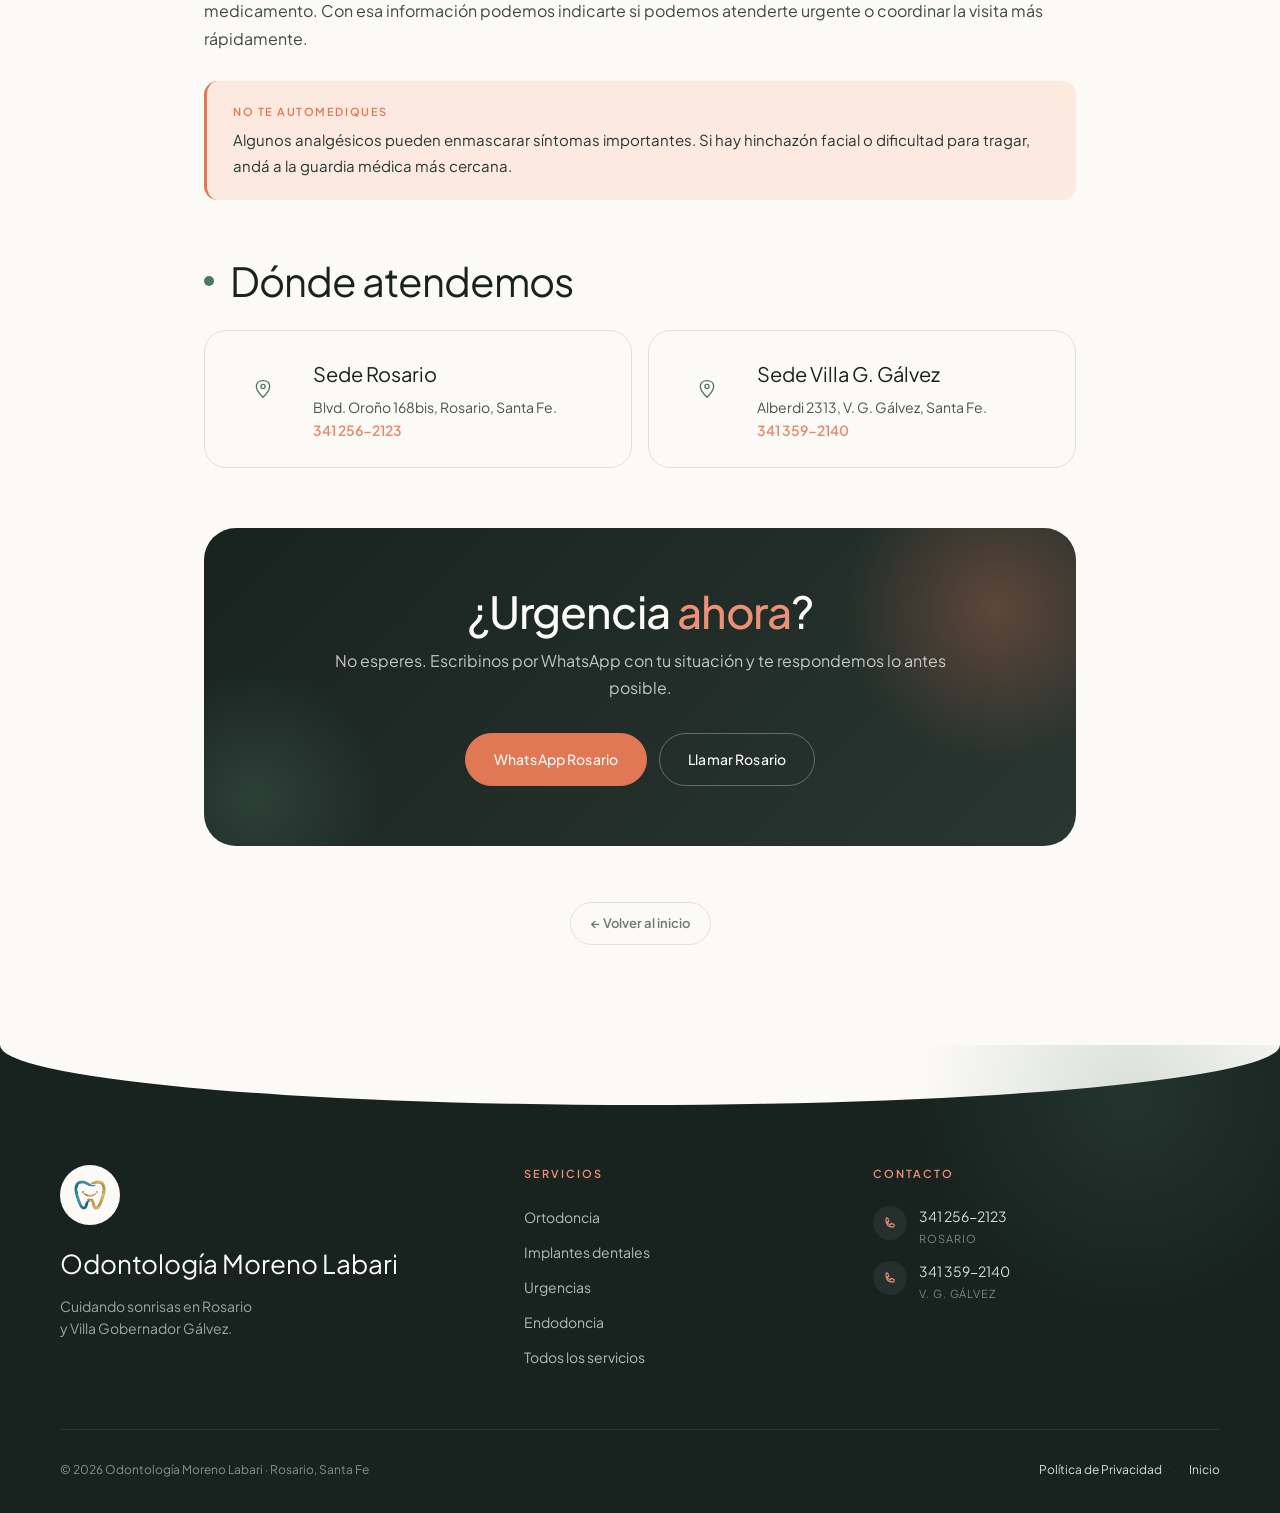
<file: urgencias-odontologicas-rosario.html>
<!doctype html>
<html lang="es-AR">
<head>
  <meta charset="utf-8" />
  <meta name="viewport" content="width=device-width, initial-scale=1" />
  <title>Urgencias Odontológicas en Rosario y V. G. Gálvez | Dolor de Muela, Fractura, Infección | Odontología Moreno Labari</title>
  <meta name="description" content="Urgencias odontológicas en Rosario (Blvd. Oroño 168bis) y Villa Gobernador Gálvez. Atendemos dolor agudo, fractura dental, absceso, infección, corona suelta y sangrado. Consultá disponibilidad por WhatsApp." />
  <meta name="keywords" content="urgencias odontológicas rosario, dolor de muela rosario, dentista urgencia rosario, fractura dental rosario, absceso dental, dentista de urgencia santa fe, urgencias odontológicas villa gobernador gálvez" />
  <meta name="robots" content="index, follow, max-image-preview:large" />
  <meta name="theme-color" content="#FCFAF6" />
  <meta name="geo.region" content="AR-S" />
  <meta name="geo.placename" content="Rosario, Santa Fe" />
  <link rel="canonical" href="https://odontologiamorenolabari.com.ar/urgencias-odontologicas-rosario.html" />

  <meta property="og:title" content="Urgencias Odontológicas en Rosario | Odontología Moreno Labari" />
  <meta property="og:description" content="Dolor de muela, fractura o infección dental en Rosario. Consultá disponibilidad por WhatsApp." />
  <meta property="og:image" content="https://odontologiamorenolabari.com.ar/img/LabariOdontologia.webp" />
  <meta property="og:image:width" content="684" />
  <meta property="og:image:height" content="365" />
  <meta property="og:image:alt" content="Odontología Moreno Labari — Rosario y Villa Gobernador Gálvez" />
  <meta property="og:url" content="https://odontologiamorenolabari.com.ar/urgencias-odontologicas-rosario.html" />
  <meta property="og:type" content="website" />
  <meta property="og:locale" content="es_AR" />
  <meta property="og:site_name" content="Odontología Moreno Labari" />
  <meta name="twitter:card" content="summary_large_image" />
  <meta name="twitter:title" content="Urgencias Odontológicas en Rosario | Moreno Labari" />
  <meta name="twitter:description" content="Dolor dental, fractura o infección. Escribinos por WhatsApp en Rosario y V.G. Gálvez." />
  <meta name="twitter:image" content="https://odontologiamorenolabari.com.ar/img/LabariOdontologia.webp" />

  <script type="application/ld+json">
  {
    "@context": "https://schema.org",
    "@type": "MedicalProcedure",
    "name": "Urgencias Odontológicas",
    "description": "Atención de urgencias odontológicas incluyendo dolor agudo, fractura dental, absceso, infección y pérdida de piezas dentales.",
    "procedureType": "https://schema.org/MedicalProcedure",
    "provider": {
      "@type": "Dentist",
      "name": "Odontología Moreno Labari",
      "url": "https://odontologiamorenolabari.com.ar",
      "telephone": "+5493412562123",
      "address": {
        "@type": "PostalAddress",
        "streetAddress": "Blvd. Oroño 168bis",
        "addressLocality": "Rosario",
        "addressRegion": "Santa Fe",
        "addressCountry": "AR"
      }
    }
  }
  </script>

  <script type="application/ld+json">
  {
    "@context": "https://schema.org",
    "@type": "BreadcrumbList",
    "itemListElement": [
      {"@type":"ListItem","position":1,"name":"Inicio","item":"https://odontologiamorenolabari.com.ar/"},
      {"@type":"ListItem","position":2,"name":"Servicios","item":"https://odontologiamorenolabari.com.ar/#servicios"},
      {"@type":"ListItem","position":3,"name":"Urgencias Odontológicas en Rosario","item":"https://odontologiamorenolabari.com.ar/urgencias-odontologicas-rosario.html"}
    ]
  }
  </script>

  <script type="application/ld+json">
  {
    "@context": "https://schema.org",
    "@type": "FAQPage",
    "mainEntity": [
      {"@type":"Question","name":"¿Atienden urgencias odontológicas en Rosario?","acceptedAnswer":{"@type":"Answer","text":"Sí. Atendemos urgencias odontológicas en Rosario (Blvd. Oroño 168bis) y Villa Gobernador Gálvez (Alberdi 2313) según disponibilidad. Escribinos por WhatsApp con tu situación."}},
      {"@type":"Question","name":"¿Qué hago si se me cayó un diente?","acceptedAnswer":{"@type":"Answer","text":"Si se cayó un diente por un golpe (avulsión), guardalo en leche o agua fría y consultanos lo antes posible. El tiempo es crucial para reimplantarlo."}},
      {"@type":"Question","name":"¿Qué hago ante una fractura dental?","acceptedAnswer":{"@type":"Answer","text":"Guardá el fragmento en agua fría o leche y escribinos por WhatsApp con una foto. Coordinamos atención según disponibilidad."}},
      {"@type":"Question","name":"¿Atienden de noche o fines de semana?","acceptedAnswer":{"@type":"Answer","text":"Consultanos por WhatsApp. Si hay hinchazón facial o dificultad para tragar, acudir a la guardia médica más cercana."}}
    ]
  }
  </script>

  <link rel="icon" href="favicon.ico" sizes="any">
  <link rel="icon" type="image/webp" href="favicon-32.webp" sizes="32x32">
  <link rel="icon" type="image/webp" href="favicon-16.webp" sizes="16x16">
  <link rel="apple-touch-icon" href="apple-touch-icon.webp">

  <link rel="preconnect" href="https://fonts.googleapis.com">
  <link rel="preconnect" href="https://fonts.gstatic.com" crossorigin>
  <link rel="stylesheet" href="https://fonts.googleapis.com/css2?family=Plus+Jakarta+Sans:wght@300;400;500;600;700;800&display=swap">
  <link rel="stylesheet" href="styles.css" />

  <script async src="https://www.googletagmanager.com/gtag/js?id=G-6XPD73LYY2"></script>
  <script>window.dataLayer=window.dataLayer||[];function gtag(){dataLayer.push(arguments);}gtag('js',new Date());gtag('config','G-6XPD73LYY2');</script>
</head>

<body>
  <a href="#main" class="skip-link">Saltar al contenido</a>

  <header class="topbar scrolled">
    <div class="container nav">
      <a class="brand" href="index.html" aria-label="Odontología Moreno Labari — inicio">
        <img class="logoImg" src="img/logo_new.webp" alt="Odontología Moreno Labari" width="48" height="48" fetchpriority="high" />
        <div>
          <div class="brandName">Odontología Moreno Labari</div>
          <div class="brandSub">Odontología — Santa Fe</div>
        </div>
      </a>
      <nav class="menu" aria-label="Secciones">
        <a href="index.html#sedes">Sedes</a>
        <a href="index.html#servicios">Servicios</a>
        <a href="index.html#obras">Obras</a>
        <a href="index.html#equipo">Equipo</a>
        <a href="index.html#contacto">Contacto</a>
      </nav>
      <div class="navCtas desktopOnly">
        <a class="btn ghost" href="tel:+5493412562123">Llamar</a>
        <a class="btn primary" href="https://wa.me/5493412562123?text=Hola%2C+tengo+una+urgencia+dental" target="_blank" rel="noopener noreferrer">WhatsApp urgencia</a>
      </div>
    </div>
  </header>

  <main id="main">
    <div class="subpage-wrap">

      <nav class="breadcrumb" aria-label="Ruta de navegación">
        <a href="index.html">Inicio</a>
        <span>/</span>
        <a href="index.html#servicios">Servicios</a>
        <span>/</span>
        <span aria-current="page">Urgencias odontológicas</span>
      </nav>

      <div class="urgencia-cta">
        <h2><span class="urgencia-dot" aria-hidden="true"></span> ¿Tenés dolor dental ahora?</h2>
        <p>Escribinos por WhatsApp indicando qué te duele, desde cuándo y si tomaste medicación. Te respondemos a la brevedad.</p>
        <div class="cta-btns">
          <a class="btn primary" href="https://wa.me/5493412562123?text=Hola%2C+tengo+una+urgencia+dental+en+Rosario" target="_blank" rel="noopener noreferrer">WhatsApp Rosario — 341 256-2123</a>
          <a class="btn" href="https://wa.me/5493413592140?text=Hola%2C+tengo+una+urgencia+dental" target="_blank" rel="noopener noreferrer">WhatsApp V.G. Gálvez</a>
        </div>
      </div>

      <span class="subpage-eyebrow">Atención odontológica urgente</span>
      <h1 class="subpage-h1">Urgencias odontológicas,<br>respuesta <em>rápida</em>.</h1>
      <p class="subpage-lead">
        Atendemos urgencias odontológicas en nuestras sedes de Rosario y Villa Gobernador Gálvez según disponibilidad. Si estás con dolor, fractura dental o infección, escribinos por WhatsApp lo antes posible con los datos de tu situación.
      </p>

      <div class="subpage-section">
        <h2 class="subpage-h2">¿Qué situaciones son urgencia?</h2>
        <div class="feature-list">
          <div class="feature-item">
            <div class="feature-icon" aria-hidden="true">
              <img src="img/icons/urgencias/dolor-dental.png" alt="" loading="lazy" />
            </div>
            <div>
              <div class="feature-title">Dolor dental intenso</div>
              <div class="feature-desc">Dolor agudo o pulsátil de muela que no cede con analgésicos comunes.</div>
            </div>
          </div>
          <div class="feature-item">
            <div class="feature-icon" aria-hidden="true">
              <img src="img/icons/urgencias/fractura.png" alt="" loading="lazy" />
            </div>
            <div>
              <div class="feature-title">Fractura o diente roto</div>
              <div class="feature-desc">Diente partido por un golpe o mordida. Guardá el fragmento en agua fría o leche.</div>
            </div>
          </div>
          <div class="feature-item">
            <div class="feature-icon" aria-hidden="true">
              <img src="img/icons/urgencias/absceso.png" alt="" loading="lazy" />
            </div>
            <div>
              <div class="feature-title">Absceso o infección</div>
              <div class="feature-desc">Hinchazón en la encía, cara o cuello con o sin fiebre. Requiere atención urgente.</div>
            </div>
          </div>
          <div class="feature-item">
            <div class="feature-icon" aria-hidden="true">
              <img src="img/icons/urgencias/diente-avulsionado.png" alt="" loading="lazy" />
            </div>
            <div>
              <div class="feature-title">Diente avulsionado</div>
              <div class="feature-desc">Si se cayó un diente por golpe, guardalo en leche y vení lo antes posible.</div>
            </div>
          </div>
          <div class="feature-item">
            <div class="feature-icon" aria-hidden="true">
              <img src="img/icons/urgencias/corona-suelta.png" alt="" loading="lazy" />
            </div>
            <div>
              <div class="feature-title">Corona o prótesis suelta</div>
              <div class="feature-desc">Prótesis que se desprendió, corona floja o restauración caída que genera molestia.</div>
            </div>
          </div>
          <div class="feature-item">
            <div class="feature-icon" aria-hidden="true">
              <img src="img/icons/urgencias/sangrado.png" alt="" loading="lazy" />
            </div>
            <div>
              <div class="feature-title">Sangrado no controlado</div>
              <div class="feature-desc">Sangrado en la encía o boca que no cede luego de una extracción reciente.</div>
            </div>
          </div>
        </div>
      </div>

      <div class="subpage-section">
        <h2 class="subpage-h2">¿Qué hacer antes de llegar?</h2>
        <p class="subpage-p">
          Escribinos por WhatsApp indicando: <strong>qué te duele, desde cuándo, si hay hinchazón</strong> y si tomaste algún medicamento. Con esa información podemos indicarte si podemos atenderte urgente o coordinar la visita más rápidamente.
        </p>
        <div class="note-box">
          <p><strong>No te automediques</strong>Algunos analgésicos pueden enmascarar síntomas importantes. Si hay hinchazón facial o dificultad para tragar, andá a la guardia médica más cercana.</p>
        </div>
      </div>

      <div class="subpage-section">
        <h2 class="subpage-h2">Dónde atendemos</h2>
        <div class="feature-list">
          <div class="feature-item">
            <div class="feature-icon" aria-hidden="true">
              <svg viewBox="0 0 24 24" fill="none" stroke="currentColor" stroke-linecap="round" stroke-linejoin="round"><path d="M12 2C7 2 4 5 4 9c0 5 8 13 8 13s8-8 8-13c0-4-3-7-8-7z"/><circle cx="12" cy="9" r="2.5"/></svg>
            </div>
            <div>
              <div class="feature-title">Sede Rosario</div>
              <div class="feature-desc">Blvd. Oroño 168bis, Rosario, Santa Fe.<br><a href="tel:+5493412562123">341 256-2123</a></div>
            </div>
          </div>
          <div class="feature-item">
            <div class="feature-icon" aria-hidden="true">
              <svg viewBox="0 0 24 24" fill="none" stroke="currentColor" stroke-linecap="round" stroke-linejoin="round"><path d="M12 2C7 2 4 5 4 9c0 5 8 13 8 13s8-8 8-13c0-4-3-7-8-7z"/><circle cx="12" cy="9" r="2.5"/></svg>
            </div>
            <div>
              <div class="feature-title">Sede Villa G. Gálvez</div>
              <div class="feature-desc">Alberdi 2313, V. G. Gálvez, Santa Fe.<br><a href="tel:+5493413592140">341 359-2140</a></div>
            </div>
          </div>
        </div>
      </div>

      <div class="cta-card">
        <h2>¿Urgencia <em>ahora</em>?</h2>
        <p>No esperes. Escribinos por WhatsApp con tu situación y te respondemos lo antes posible.</p>
        <div class="cta-btns">
          <a class="btn primary" href="https://wa.me/5493412562123?text=Hola%2C+tengo+una+urgencia+dental+en+Rosario" target="_blank" rel="noopener noreferrer">WhatsApp Rosario</a>
          <a class="btn" href="tel:+5493412562123">Llamar Rosario</a>
        </div>
      </div>

      <p style="text-align:center; margin-top:32px;">
        <a href="index.html" class="back-link">← Volver al inicio</a>
      </p>

    </div>
  </main>

  <footer class="footer">
    <div class="container">
      <div class="footerGrid">
        <div class="footerCol footerBrand">
          <img src="img/logo_new.webp" alt="Odontología Moreno Labari" class="footerLogo" width="56" height="56" />
          <div class="footerBrandName">Odontología Moreno Labari</div>
          <p class="footerTagline">Cuidando sonrisas en Rosario<br>y Villa Gobernador Gálvez.</p>
        </div>
        <div class="footerCol">
          <div class="footerColTitle">Servicios</div>
          <nav class="footerNav" aria-label="Servicios">
            <a href="ortodoncia-rosario.html">Ortodoncia</a>
            <a href="implantes-dentales-rosario.html">Implantes dentales</a>
            <a href="urgencias-odontologicas-rosario.html">Urgencias</a>
            <a href="endodoncia-rosario.html">Endodoncia</a>
            <a href="index.html#servicios">Todos los servicios</a>
          </nav>
        </div>
        <div class="footerCol">
          <div class="footerColTitle">Contacto</div>
          <div class="footerContactList">
            <div class="footerContactItem">
              <span class="footerContactIcon" aria-hidden="true">
                <svg width="12" height="12" viewBox="0 0 16 16" fill="none" stroke="currentColor" stroke-width="1.5" stroke-linecap="round" stroke-linejoin="round"><path d="M3 1.5h2l1.5 4-2 1c.5 2 2 3.5 4 4l1-2 4 1.5v2c0 .8-.7 1.5-1.5 1.5C6 13.5 2.5 10 2.5 3c0-.8.7-1.5 1.5-1.5z"/></svg>
              </span>
              <div><a href="tel:+5493412562123" class="footerLink">341 256-2123</a><div class="footerSmall">Rosario</div></div>
            </div>
            <div class="footerContactItem">
              <span class="footerContactIcon" aria-hidden="true">
                <svg width="12" height="12" viewBox="0 0 16 16" fill="none" stroke="currentColor" stroke-width="1.5" stroke-linecap="round" stroke-linejoin="round"><path d="M3 1.5h2l1.5 4-2 1c.5 2 2 3.5 4 4l1-2 4 1.5v2c0 .8-.7 1.5-1.5 1.5C6 13.5 2.5 10 2.5 3c0-.8.7-1.5 1.5-1.5z"/></svg>
              </span>
              <div><a href="tel:+5493413592140" class="footerLink">341 359-2140</a><div class="footerSmall">V. G. Gálvez</div></div>
            </div>
          </div>
        </div>
      </div>
      <div class="footerBottom">
        <div>© 2026 Odontología Moreno Labari · Rosario, Santa Fe</div>
        <div class="footerBottomRight">
          <a href="privacidad.html" class="footerLink">Política de Privacidad</a>
          <span style="opacity:.3;">·</span>
          <a href="index.html" class="footerLink">Inicio</a>
        </div>
      </div>
    </div>
  </footer>

</body>
</html>
</file>
<file: styles.css>
/* =====================================================================
   MORENO LABARI ODONTOLOGÍA — Calm Clinical Wellness
   Palette: warm paper + sage forest + warm coral + soft mint
   Typography: Instrument Serif (display) + DM Sans (body)
   ===================================================================== */

:root {
  --paper:        #FCFAF6;
  --paper-2:      #F4EFE4;
  --paper-3:      #EFE7D6;
  --cream:        #F0E8DA;
  --ink:          #182320;
  --ink-2:        #2A3631;
  --muted:        #6B7A73;
  --muted-2:      #8A968F;

  --sage:         #4F7864;
  --sage-2:       #6B947F;
  --sage-soft:    #C8DAD0;
  --sage-tint:    #E5EEE7;

  --coral:        #E07856;
  --coral-2:      #ED9075;
  --coral-soft:   #FAD5C6;
  --coral-tint:   #FCE9DF;

  --mint:         #C8E0CE;
  --mint-soft:    #DEEDE2;
  --blush:        #F4D5C5;
  --honey:        #E8C682;

  --line:         #E6DECE;
  --line-2:       #D5CDBA;

  --r-sm: 8px;
  --r-md: 14px;
  --r-lg: 22px;
  --r-xl: 32px;
  --r-pill: 999px;

  --shadow-soft:  0 1px 2px rgba(24,35,32,.04), 0 6px 18px rgba(24,35,32,.05);
  --shadow-card:  0 1px 3px rgba(24,35,32,.06), 0 16px 40px rgba(24,35,32,.07);
  --shadow-lift:  0 4px 12px rgba(24,35,32,.06), 0 28px 70px rgba(24,35,32,.10);
  --shadow-sage:  0 12px 36px rgba(79,120,100,.18);
  --shadow-coral: 0 12px 36px rgba(224,120,86,.22);

  --max: 1240px;

  --font-display: 'Plus Jakarta Sans', system-ui, -apple-system, sans-serif;
  --font-body:    'Plus Jakarta Sans', system-ui, -apple-system, 'Segoe UI', sans-serif;

  --ease-out:  cubic-bezier(.2, .8, .2, 1);
  --ease-soft: cubic-bezier(.4, 0, .2, 1);
  --ease-back: cubic-bezier(.34, 1.56, .64, 1);
}

/* ---------- Reset ---------- */
*, *::before, *::after { box-sizing: border-box; margin: 0; padding: 0; }
html { scroll-behavior: smooth; -webkit-font-smoothing: antialiased; -moz-osx-font-smoothing: grayscale; }
body {
  font-family: var(--font-body);
  font-size: 16px;
  line-height: 1.65;
  color: var(--ink);
  background: var(--paper);
  overflow-x: hidden;
  position: relative;
}
img, svg { display: block; max-width: 100%; }
a { color: inherit; text-decoration: none; }
button { font: inherit; cursor: pointer; background: none; border: none; color: inherit; }
input, textarea, select { font: inherit; color: inherit; }
::selection { background: var(--sage); color: var(--paper); }

/* Subtle tooth pattern + organic blobs */
body::before {
  content: '';
  position: fixed; inset: 0;
  pointer-events: none;
  z-index: 0;
  background-image:
    radial-gradient(800px 600px at -10% -5%, rgba(200,224,206,.45), transparent 55%),
    radial-gradient(700px 500px at 110% 40%, rgba(250,213,198,.30), transparent 55%),
    radial-gradient(500px 400px at 50% 100%, rgba(232,198,130,.18), transparent 60%);
}
body::after {
  content: '';
  position: fixed; inset: 0;
  pointer-events: none;
  z-index: 0;
  opacity: 0;
  background-image: none;
}

.bg-orb, .bg-scan, .bg-particle { display: none !important; }

/* ---------- Container ---------- */
.container {
  max-width: var(--max);
  margin: 0 auto;
  padding: 0 clamp(20px, 4vw, 40px);
  position: relative;
  z-index: 1;
}

/* ---------- Skip link ---------- */
.skip-link {
  position: absolute; top: -999px; left: 0;
  z-index: 99999; padding: 10px 18px;
  background: var(--sage); color: var(--paper);
  font-weight: 600; font-size: 14px;
  border-radius: 0 0 12px 0;
}
.skip-link:focus { top: 0; }

/* ---------- Reveal animations ---------- */
.reveal       { opacity: 0; transform: translateY(28px); transition: opacity .9s var(--ease-out), transform .9s var(--ease-out); }
.reveal-left  { opacity: 0; transform: translateX(-32px); transition: opacity .9s var(--ease-out), transform .9s var(--ease-out); }
.reveal-right { opacity: 0; transform: translateX(32px); transition: opacity .9s var(--ease-out), transform .9s var(--ease-out); }
.reveal.visible, .reveal-left.visible, .reveal-right.visible { opacity: 1; transform: none; }
.delay-1 { transition-delay: .08s; }
.delay-2 { transition-delay: .16s; }
.delay-3 { transition-delay: .24s; }
.delay-4 { transition-delay: .32s; }
.delay-5 { transition-delay: .40s; }
.delay-6 { transition-delay: .48s; }
@media (prefers-reduced-motion: reduce) {
  *, *::before, *::after { animation-duration: .001ms !important; transition-duration: .001ms !important; }
  .reveal, .reveal-left, .reveal-right { opacity: 1 !important; transform: none !important; }
}

/* ---------- Typography ---------- */
.eyebrow,
.section-eyebrow {
  display: inline-flex;
  align-items: center;
  gap: 10px;
  font-family: var(--font-body);
  font-size: 12px;
  font-weight: 500;
  letter-spacing: .14em;
  text-transform: uppercase;
  color: var(--sage);
  margin-bottom: 18px;
}
.eyebrow::before,
.section-eyebrow::before {
  content: '';
  width: 10px; height: 10px;
  border-radius: 50%;
  background: var(--coral);
  flex-shrink: 0;
}

h1, h2, h3, h4 {
  font-family: var(--font-display);
  font-weight: 600;
  color: var(--ink);
  letter-spacing: -0.025em;
  line-height: 1.05;
  font-variation-settings: "wdth" 100, "opsz" 32;
}
h1 {
  font-size: clamp(44px, 6.6vw, 82px);
  line-height: 1;
  font-weight: 500;
  letter-spacing: -.035em;
}
h1 em, h2 em, h3 em {
  font-style: normal;
  color: var(--sage);
  font-family: var(--font-display);
}
h1 .accent, h2 .accent { color: var(--coral); font-style: normal; }
h2 {
  font-size: clamp(32px, 4.4vw, 54px);
  font-weight: 500;
}
h3 {
  font-size: clamp(20px, 1.6vw, 26px);
  font-weight: 600;
}
h4 { font-size: 19px; font-weight: 600; }

.lead {
  font-size: clamp(17px, 1.25vw, 19px);
  line-height: 1.6;
  color: var(--muted);
  max-width: 56ch;
}
.muted { color: var(--muted); }
p { color: var(--ink-2); }

/* ---------- Buttons ---------- */
.btn {
  display: inline-flex;
  align-items: center;
  justify-content: center;
  gap: 10px;
  padding: 14px 28px;
  background: var(--paper);
  color: var(--ink);
  border: 1px solid var(--line-2);
  border-radius: var(--r-pill);
  font-size: 14px;
  font-weight: 500;
  letter-spacing: .01em;
  position: relative;
  overflow: hidden;
  transition: transform .3s var(--ease-out), box-shadow .3s, background .3s var(--ease-soft), color .3s, border-color .3s;
  white-space: nowrap;
  cursor: pointer;
}
.btn:hover {
  background: var(--ink);
  color: var(--paper);
  border-color: var(--ink);
  transform: translateY(-2px);
  box-shadow: var(--shadow-card);
}
.btn.primary {
  background: var(--sage);
  color: var(--paper);
  border-color: var(--sage);
}
.btn.primary:hover {
  background: var(--ink);
  border-color: var(--ink);
  box-shadow: var(--shadow-sage);
}
.btn.coral {
  background: var(--coral);
  color: var(--paper);
  border-color: var(--coral);
}
.btn.coral:hover {
  background: var(--ink);
  border-color: var(--ink);
  box-shadow: var(--shadow-coral);
}
.btn.ghost {
  background: transparent;
  border-color: var(--line-2);
  color: var(--ink);
}
.btn.ghost:hover {
  background: var(--sage-tint);
  color: var(--sage);
  border-color: var(--sage);
}
.btn:focus-visible {
  outline: 2px solid var(--sage);
  outline-offset: 3px;
}

/* ---------- Topbar ---------- */
.topbar {
  position: fixed;
  top: 0; left: 0; right: 0;
  z-index: 100;
  background: transparent;
  transition: background .4s var(--ease-soft), backdrop-filter .4s, border-color .4s, padding .3s;
  border-bottom: 1px solid transparent;
}
.topbar.scrolled {
  background: rgba(252,250,246,.85);
  backdrop-filter: blur(18px) saturate(140%);
  -webkit-backdrop-filter: blur(18px) saturate(140%);
  border-bottom: 1px solid var(--line);
}
.topbar .nav {
  display: grid;
  grid-template-columns: auto 1fr auto auto;
  align-items: center;
  gap: 24px;
  padding: 20px 0;
}
.topbar.scrolled .nav { padding: 12px 0; }

.brand { display: flex; align-items: center; gap: 14px; min-width: 0; }
.logoImg {
  width: 46px; height: 46px;
  border-radius: 50%;
  object-fit: cover;
  background: var(--paper);
  border: 2px solid var(--sage-tint);
  padding: 3px;
  transition: transform .5s var(--ease-back), border-color .3s;
}
.brand:hover .logoImg { transform: rotate(-6deg) scale(1.05); border-color: var(--sage); }
.brandName {
  font-family: var(--font-display);
  font-size: 17px;
  font-weight: 700;
  color: var(--ink);
  line-height: 1.05;
  letter-spacing: -.02em;
  max-width: 220px;
}
.brandSub {
  font-size: 11px;
  color: var(--muted);
  letter-spacing: .06em;
  text-transform: uppercase;
  margin-top: 4px;
  font-weight: 500;
}

.menu { display: flex; justify-content: center; gap: 6px; }
.menu a {
  position: relative;
  font-size: 14px;
  font-weight: 500;
  color: var(--ink-2);
  padding: 8px 16px;
  border-radius: var(--r-pill);
  transition: color .25s, background .25s;
}
.menu a:hover, .menu a.active {
  color: var(--sage);
  background: var(--sage-tint);
}
.menu a.menu-cta {
  background: var(--coral-tint);
  color: var(--coral);
  font-weight: 700;
}
.menu a.menu-cta:hover, .menu a.menu-cta.active {
  background: var(--coral);
  color: var(--paper);
}

/* Pulse attention CTA */
.btn.btn-pulse {
  box-shadow: 0 0 0 0 rgba(224,120,86,.6);
  animation: btnPulse 2.4s var(--ease-soft) infinite;
}
@keyframes btnPulse {
  0%   { box-shadow: 0 0 0 0 rgba(224,120,86,.55); }
  70%  { box-shadow: 0 0 0 14px rgba(224,120,86,0); }
  100% { box-shadow: 0 0 0 0 rgba(224,120,86,0); }
}
.btn.btn-pulse:hover { animation: none; }
@media (prefers-reduced-motion: reduce) { .btn.btn-pulse { animation: none; } }

.sedePicker {
  display: flex; align-items: center; gap: 10px;
  padding: 8px 14px 8px 16px;
  border: 1px solid var(--line);
  border-radius: var(--r-pill);
  background: var(--paper);
  transition: border-color .3s, box-shadow .3s;
}
.sedePicker:hover { border-color: var(--sage); box-shadow: var(--shadow-soft); }
.sedeLabel {
  font-size: 10px;
  font-weight: 600;
  letter-spacing: .14em;
  text-transform: uppercase;
  color: var(--muted);
}
.sedeSelect {
  border: none;
  background: transparent;
  font-size: 13px;
  font-weight: 600;
  color: var(--ink);
  padding-right: 20px;
  cursor: pointer;
  appearance: none;
  -webkit-appearance: none;
  background-image: url("data:image/svg+xml;utf8,<svg xmlns='http://www.w3.org/2000/svg' width='10' height='6' viewBox='0 0 10 6'><path d='M1 1l4 4 4-4' stroke='%234F7864' stroke-width='1.6' fill='none' stroke-linecap='round'/></svg>");
  background-repeat: no-repeat;
  background-position: right center;
}
.sedeSelect:focus { outline: none; }

.navCtas { display: flex; gap: 10px; }
.navCtas .btn { padding: 10px 20px; font-size: 13px; }

.desktopOnly { display: inline-flex; }
.mobileOnly { display: none; }

/* Hamburger */
.hamburger {
  width: 46px; height: 46px;
  display: none;
  flex-direction: column;
  justify-content: center;
  align-items: center;
  gap: 5px;
  border: 1px solid var(--line);
  border-radius: 50%;
  background: var(--paper);
  transition: background .3s;
  flex: 0 0 auto;
}
.hamburger:hover { background: var(--sage-tint); }
.hamburger span {
  display: block;
  width: 18px; height: 2px;
  background: var(--ink);
  border-radius: 2px;
  transition: transform .35s var(--ease-out), opacity .25s;
}
.hamburger.open span:nth-child(1) { transform: translateY(7px) rotate(45deg); }
.hamburger.open span:nth-child(2) { opacity: 0; }
.hamburger.open span:nth-child(3) { transform: translateY(-7px) rotate(-45deg); }

/* Mobile drawer */
.mobileDrawer {
  position: fixed;
  top: 0; right: 0;
  width: min(420px, calc(100vw - 24px));
  max-width: 100vw;
  height: 100dvh;
  background: var(--paper);
  z-index: 200;
  opacity: 0;
  visibility: hidden;
  pointer-events: none;
  clip-path: inset(0 0 0 100%);
  transition:
    clip-path .45s var(--ease-out),
    opacity .25s var(--ease-soft),
    visibility 0s linear .45s;
  display: flex; flex-direction: column;
  box-shadow: -30px 0 80px rgba(24,35,32,.12);
  border-left: 1px solid var(--line);
}
.mobileDrawer.open {
  opacity: 1;
  visibility: visible;
  pointer-events: auto;
  clip-path: inset(0);
  transition:
    clip-path .45s var(--ease-out),
    opacity .25s var(--ease-soft),
    visibility 0s;
}
.drawerOverlay {
  position: fixed; inset: 0;
  background: rgba(24,35,32,.4);
  z-index: 150;
  opacity: 0; pointer-events: none;
  transition: opacity .35s;
  backdrop-filter: blur(6px);
}
.drawerOverlay.open { opacity: 1; pointer-events: auto; }
.drawerInner {
  padding: 18px 20px 16px;
  display: flex; flex-direction: column;
  gap: 14px;
  height: 100%;
  overflow: hidden;
}
.drawerHeader { display: flex; justify-content: space-between; align-items: center; flex-shrink: 0; }
.drawerBrand { display: flex; align-items: center; gap: 10px; min-width: 0; flex: 1 1 auto; }
.drawerLogo { width: 36px; height: 36px; border-radius: 50%; object-fit: cover; border: 2px solid var(--sage-tint); padding: 2px; flex-shrink: 0; }
.drawerBrandName { font-family: var(--font-display); font-size: 14px; font-weight: 700; letter-spacing: -.01em; line-height: 1.15; max-width: 200px; white-space: nowrap; overflow: hidden; text-overflow: ellipsis; }
.drawerClose {
  width: 38px; height: 38px;
  border: 1px solid var(--line);
  border-radius: 50%;
  font-size: 14px;
  flex-shrink: 0;
  transition: background .3s, transform .3s var(--ease-back);
}
.drawerClose:hover { background: var(--coral-tint); transform: rotate(90deg); }
.drawerSede {
  padding: 12px 14px;
  background: var(--sage-tint);
  border-radius: var(--r-md);
  flex-shrink: 0;
}
.drawerSedeLabel { font-size: 10px; letter-spacing: .14em; text-transform: uppercase; color: var(--sage); margin-bottom: 8px; font-weight: 700; }
.drawerSedeBtns { display: grid; grid-template-columns: 1fr 1fr; gap: 6px; }
.drawerSedeBtn {
  padding: 9px 10px;
  border: 1px solid transparent;
  border-radius: var(--r-pill);
  font-size: 12px;
  font-weight: 600;
  background: var(--paper);
  transition: all .25s var(--ease-out);
}
.drawerSedeBtn.active { background: var(--sage); color: var(--paper); }
.drawerNav {
  display: flex;
  flex-direction: column;
  gap: 0;
  flex: 1;
  overflow-y: auto;
  margin: 0 -4px;
  padding: 0 4px;
}
.drawerLink {
  padding: 11px 4px;
  font-family: var(--font-display);
  font-size: 17px;
  font-weight: 600;
  letter-spacing: -.005em;
  border-bottom: 1px solid var(--line);
  transition: color .25s, padding-left .35s var(--ease-out);
}
.drawerLink:hover { color: var(--coral); padding-left: 8px; }
.drawerCtas {
  display: grid;
  grid-template-columns: minmax(0, 1fr) minmax(0, 1fr);
  gap: 8px;
  padding-top: 10px;
  border-top: 1px solid var(--line);
  flex-shrink: 0;
}
.drawerCtas .btn { min-width: 0; padding: 11px 14px; font-size: 12px; }

/* ---------- HERO ---------- */
.hero {
  padding-top: 160px;
  padding-bottom: 100px;
  position: relative;
}
.hero::before {
  content: '';
  position: absolute;
  top: 80px; right: -8%;
  width: 580px; height: 580px;
  border-radius: 50%;
  background: radial-gradient(circle, var(--coral-tint), transparent 65%);
  z-index: 0;
  pointer-events: none;
  filter: blur(30px);
}
.heroGrid {
  display: grid;
  grid-template-columns: 1.2fr 1fr;
  gap: clamp(40px, 5vw, 80px);
  align-items: center;
  position: relative;
}
.heroLeft { position: relative; }
.heroLeft h1 {
  margin-top: 12px;
  margin-bottom: 28px;
}
.heroLeft h1 em { color: var(--coral); font-style: normal; }
.heroRule {
  display: flex;
  align-items: center;
  gap: 14px;
  margin: 28px 0 28px;
}
.heroRule::before, .heroRule::after {
  content: '';
  height: 1px;
  background: var(--sage);
  flex: 0 0 40px;
}
.heroRule::after { background: var(--coral); flex: 0 0 20px; }
.heroRule span {
  font-size: 11px;
  letter-spacing: .2em;
  text-transform: uppercase;
  color: var(--muted);
  font-weight: 600;
}
.heroLeft .lead { margin-bottom: 36px; }
.heroCtas {
  display: flex; gap: 12px;
  flex-wrap: wrap;
  margin-bottom: 56px;
}

.heroStats {
  display: grid;
  grid-template-columns: repeat(3, 1fr);
  gap: 20px;
  padding: 28px;
  background: var(--paper);
  border: 1px solid var(--line);
  border-radius: var(--r-lg);
  box-shadow: var(--shadow-soft);
}
.heroStat strong {
  display: block;
  font-family: var(--font-display);
  font-size: clamp(28px, 3vw, 40px);
  font-weight: 600;
  color: var(--ink);
  line-height: 1;
  margin-bottom: 10px;
  letter-spacing: -.03em;
}
.heroStat strong em,
.heroStat strong .accent {
  color: var(--sage);
  font-style: normal;
  font-size: inherit;
  font-weight: inherit;
  letter-spacing: inherit;
}
.heroStat strong .accent { color: var(--coral); }
.heroStat > span {
  font-size: 13px;
  color: var(--muted);
  line-height: 1.4;
  display: block;
  font-weight: 500;
}

/* Hero right — square photo, dynamic by sede */
.heroRight {
  position: relative;
  max-width: 520px;
  margin: 0 auto;
}
.heroFrame {
  position: relative;
  width: 100%;
  aspect-ratio: 4/5;
  border-radius: var(--r-lg);
  overflow: hidden;
  background: var(--paper-2);
  box-shadow: var(--shadow-card);
}
.heroFrame img {
  width: 100%; height: 100%;
  object-fit: cover;
  transition: opacity .4s var(--ease-out), transform 1.2s var(--ease-out);
}
.heroFrame:hover img { transform: scale(1.04); }
.heroFrame.is-switching img { opacity: 0; }

.heroSedeTag {
  position: absolute;
  top: 18px; left: 18px;
  z-index: 2;
  display: inline-flex;
  align-items: center;
  gap: 8px;
  padding: 8px 14px;
  background: rgba(252,250,246,.94);
  backdrop-filter: blur(10px);
  -webkit-backdrop-filter: blur(10px);
  border-radius: var(--r-pill);
  font-size: 11px;
  font-weight: 600;
  letter-spacing: .1em;
  text-transform: uppercase;
  color: var(--sage);
  box-shadow: var(--shadow-soft);
}
.heroSedeTag::before {
  content: '';
  width: 8px; height: 8px;
  background: var(--coral);
  border-radius: 50%;
  animation: pulse 2s var(--ease-soft) infinite;
}

.heroInfoCard {
  margin-top: 20px;
  background: var(--paper);
  border: 1px solid var(--line);
  border-radius: var(--r-lg);
  padding: 22px;
  display: grid;
  grid-template-columns: 1fr 1fr;
  gap: 18px 24px;
  box-shadow: var(--shadow-soft);
}
.heroInfoItem { display: flex; flex-direction: column; gap: 4px; min-width: 0; }
.heroInfoItem .k {
  font-size: 10px;
  letter-spacing: .14em;
  text-transform: uppercase;
  color: var(--sage);
  font-weight: 600;
  display: flex; align-items: center; gap: 6px;
}
.heroInfoItem .k::before {
  content: '';
  width: 6px; height: 6px;
  background: var(--coral);
  border-radius: 50%;
  flex-shrink: 0;
}
.heroInfoItem .v {
  font-size: 14px;
  color: var(--ink);
  font-weight: 500;
  line-height: 1.35;
}

/* ---------- Sections ---------- */
.section {
  padding: 110px 0;
  position: relative;
}
.sectionHeader {
  display: grid;
  grid-template-columns: 1fr;
  gap: 14px;
  max-width: 760px;
  margin-bottom: 60px;
}
.sectionHeader.center {
  margin-inline: auto;
  text-align: center;
}
.sectionHeader.center .section-eyebrow { justify-content: center; }

/* ---------- SEDES ---------- */
.tabs {
  display: inline-flex;
  background: var(--paper);
  border: 1px solid var(--line);
  padding: 5px;
  border-radius: var(--r-pill);
  margin-bottom: 40px;
  gap: 4px;
}
.tab {
  padding: 12px 24px;
  font-size: 13px;
  font-weight: 600;
  color: var(--muted);
  border-radius: var(--r-pill);
  transition: all .35s var(--ease-out);
}
.tab.active {
  background: var(--sage);
  color: var(--paper);
}
.tabs.small .tab { padding: 8px 16px; font-size: 12px; }

.sedePanel { display: none; }
.sedePanel.active { display: block; }

.branchGrid {
  display: grid;
  grid-template-columns: 1fr 1.05fr;
  gap: clamp(32px, 5vw, 80px);
  align-items: center;
}
.branchPhoto {
  position: relative;
  aspect-ratio: 4/5;
  overflow: hidden;
  border-radius: var(--r-lg);
  background: var(--paper-2);
  box-shadow: var(--shadow-card);
}
.branchPhoto img {
  width: 100%; height: 100%;
  object-fit: cover;
  transition: transform 1s var(--ease-out);
}
.branchPhoto:hover img { transform: scale(1.06); }
.branchPhoto::after {
  content: '';
  position: absolute;
  inset: 12px;
  border-radius: calc(var(--r-xl) - 12px);
  border: 1px solid rgba(252,250,246,.3);
  pointer-events: none;
}

.branchInfo {
  padding: 20px 0;
}
.branchInfo .pill {
  display: inline-flex;
  align-items: center;
  gap: 8px;
  font-size: 11px;
  letter-spacing: .14em;
  text-transform: uppercase;
  color: var(--sage);
  font-weight: 600;
  padding: 8px 16px;
  background: var(--sage-tint);
  border-radius: var(--r-pill);
  margin-bottom: 20px;
}
.branchInfo .pill::before {
  content: '';
  width: 8px; height: 8px;
  background: var(--sage);
  border-radius: 50%;
}
.branchTitle {
  font-family: var(--font-display);
  font-size: clamp(40px, 4.5vw, 60px);
  font-weight: 400;
  margin-bottom: 14px;
  letter-spacing: -.015em;
}
.branchInfo .muted { font-size: 16px; }
.branchInfo .row { display: flex; gap: 12px; flex-wrap: wrap; margin: 28px 0; }
.miniNote strong {
  display: block;
  font-size: 11px;
  letter-spacing: .18em;
  text-transform: uppercase;
  color: var(--sage);
  margin-bottom: 14px;
  padding-top: 24px;
  border-top: 1px solid var(--line);
  font-weight: 600;
}
.gallery2 { display: grid; grid-template-columns: repeat(3, 1fr); gap: 10px; }
.galleryItem {
  position: relative;
  overflow: hidden;
  aspect-ratio: 1/1;
  border-radius: var(--r-md);
}
.galleryItem img { width: 100%; height: 100%; object-fit: cover; transition: transform .7s var(--ease-out); }
.galleryItem:hover img { transform: scale(1.1); }
.galleryItem figcaption {
  position: absolute;
  bottom: 0; left: 0; right: 0;
  padding: 10px 12px;
  font-size: 10px;
  letter-spacing: .12em;
  text-transform: uppercase;
  color: var(--paper);
  background: linear-gradient(to top, rgba(24,35,32,.85), transparent);
  font-weight: 600;
}

/* ---------- SERVICIOS — clean cards ---------- */
.servicios { background: var(--paper-2); }
.servicios::before, .servicios::after { display: none; }
.grid {
  display: grid;
  grid-template-columns: repeat(auto-fit, minmax(280px, 1fr));
  gap: 20px;
}
.serviceCard {
  position: relative;
  padding: 36px 32px 32px;
  background: var(--paper);
  border: 1px solid var(--line);
  border-radius: var(--r-lg);
  transition: transform .4s var(--ease-out), box-shadow .4s, border-color .4s;
  display: flex;
  flex-direction: column;
  min-height: 320px;
  overflow: hidden;
}
.serviceCard:hover {
  transform: translateY(-6px);
  box-shadow: var(--shadow-lift);
  border-color: var(--sage-soft);
}
.serviceCard::before {
  content: '';
  position: absolute;
  top: 0; left: 0;
  width: 0; height: 3px;
  background: var(--sage);
  transition: width .5s var(--ease-out);
}
.serviceCard:hover::before { width: 100%; }

.serviceIcon {
  width: 84px; height: 84px;
  margin-bottom: 18px;
  display: flex; align-items: center; justify-content: center;
  background: transparent;
  color: var(--sage);
  transition: transform .5s var(--ease-back);
  padding: 0;
}
.serviceCard:hover .serviceIcon {
  transform: scale(1.08) rotate(-3deg);
}
.serviceIcon svg { width: 44px; height: 44px; stroke-width: 1.6; }
.serviceIcon img { width: 100%; height: 100%; object-fit: contain; }

.serviceCard h3 {
  margin-bottom: 12px;
  font-size: 24px;
  font-weight: 400;
}
.serviceCard h3 a { color: inherit; }
.serviceCard p {
  font-size: 14.5px;
  color: var(--ink-2);
  line-height: 1.6;
  margin-bottom: 22px;
  flex: 1;
  opacity: .8;
}
.serviceBtn {
  display: inline-flex;
  align-items: center;
  gap: 8px;
  font-size: 13px;
  font-weight: 600;
  color: var(--ink);
  padding: 10px 18px;
  background: var(--paper);
  border-radius: var(--r-pill);
  align-self: flex-start;
  transition: gap .3s var(--ease-out), background .3s, color .3s;
}
.serviceBtn::after {
  content: '→';
  transition: transform .35s var(--ease-out);
}
.serviceBtn:hover {
  background: var(--ink);
  color: var(--paper);
  gap: 12px;
}
.serviceBtn:hover::after { transform: translateX(3px); }

/* ---------- OBRAS SOCIALES ---------- */
.obras-section { background: var(--paper); }
.obrasCard {
  background: var(--paper);
  padding: 40px;
  border-radius: var(--r-xl);
  border: 1px solid var(--line);
  box-shadow: var(--shadow-soft);
}
.obrasBadge {
  display: inline-flex;
  align-items: center;
  gap: 6px;
  padding: 4px 14px;
  margin-left: 8px;
  background: var(--coral);
  color: var(--paper);
  font-size: 11px;
  letter-spacing: .08em;
  font-weight: 600;
  border-radius: var(--r-pill);
}
.obrasSearch { position: relative; margin-bottom: 28px; }
.obrasSearchIcon {
  position: absolute;
  left: 22px; top: 50%;
  transform: translateY(-50%);
  color: var(--sage);
  pointer-events: none;
}
.obrasInput {
  width: 100%;
  padding: 18px 22px 18px 54px;
  background: var(--paper-2);
  border: 1.5px solid transparent;
  border-radius: var(--r-pill);
  font-size: 15px;
  color: var(--ink);
  transition: border-color .3s, background .3s;
}
.obrasInput:focus {
  outline: none;
  border-color: var(--sage);
  background: var(--paper);
}
.obrasInput::placeholder { color: var(--muted-2); }
.obrasNoResult { padding: 12px 0; }

.chipList { list-style: none; display: flex; flex-wrap: wrap; gap: 10px; }
.chip {
  padding: 10px 18px;
  background: var(--sage-tint);
  color: var(--sage);
  border-radius: var(--r-pill);
  font-size: 12px;
  font-weight: 600;
  letter-spacing: .02em;
  transition: all .3s var(--ease-soft);
  cursor: default;
}
.chip:hover {
  background: var(--sage);
  color: var(--paper);
  transform: translateY(-2px);
  box-shadow: var(--shadow-sage);
}
.chip.hidden { display: none; }

/* ---------- EQUIPO ---------- */
.two { display: grid; grid-template-columns: 1fr 1fr; gap: 28px; }
.profileCard {
  background: var(--paper);
  border-radius: var(--r-xl);
  padding: 40px 36px;
  position: relative;
  overflow: hidden;
  transition: transform .5s var(--ease-out), box-shadow .5s;
  border: 1px solid var(--line);
}
.profileCard { background: var(--paper); }
.profileCard::after {
  content: '';
  position: absolute;
  top: -60px; right: -60px;
  width: 180px; height: 180px;
  border-radius: 50%;
  background: var(--paper);
  opacity: .4;
  z-index: 0;
}
.profileCard:hover {
  transform: translateY(-6px);
  box-shadow: var(--shadow-lift);
}
.profile {
  display: grid;
  grid-template-columns: auto 1fr;
  gap: 24px;
  align-items: start;
  margin-bottom: 24px;
  position: relative;
  z-index: 1;
}
.avatar {
  width: 100px; height: 100px;
  border-radius: 50%;
  overflow: hidden;
  background: var(--paper);
  padding: 4px;
  box-shadow: var(--shadow-soft);
}
.profileCard .avatar { box-shadow: 0 0 0 3px var(--sage-tint), var(--shadow-soft); }
.profileCard:hover .avatar { box-shadow: 0 0 0 3px var(--sage), var(--shadow-soft); }
.avatarImg { width: 100%; height: 100%; border-radius: 50%; object-fit: cover; }
.profile h4 {
  font-family: var(--font-display);
  font-size: 30px;
  font-weight: 400;
  margin-bottom: 6px;
}
.profile .muted {
  font-size: 12px;
  letter-spacing: .08em;
  text-transform: uppercase;
  margin-bottom: 14px;
  font-weight: 600;
}
.profile p:last-child {
  font-size: 15px;
  color: var(--ink-2);
  line-height: 1.65;
  opacity: .85;
}
.profileBadge {
  display: inline-flex;
  align-items: center;
  gap: 8px;
  padding: 10px 18px;
  font-size: 11px;
  letter-spacing: .14em;
  text-transform: uppercase;
  font-weight: 600;
  color: var(--paper);
  background: var(--ink);
  border-radius: var(--r-pill);
  position: relative;
  z-index: 1;
}
.profileBadge::before {
  content: '';
  width: 8px; height: 8px;
  background: var(--coral);
  border-radius: 50%;
}

/* ---------- TESTIMONIOS ---------- */
.testimGrid { display: grid; grid-template-columns: repeat(3, 1fr); gap: 24px; margin-bottom: 40px; }
.testimCard {
  background: var(--paper);
  border-radius: var(--r-lg);
  padding: 32px 28px;
  position: relative;
  transition: transform .35s var(--ease-out), box-shadow .35s;
  border: 1px solid var(--line);
}
.testimCard:hover { transform: translateY(-4px); box-shadow: var(--shadow-lift); }
.testimCard::before {
  content: '"';
  position: absolute;
  top: -6px; left: 24px;
  font-family: var(--font-display);
  font-size: 110px;
  color: var(--coral);
  line-height: 1;
  opacity: .35;
  font-style: normal;
}
.testimStars { color: var(--coral); letter-spacing: 4px; font-size: 16px; margin-bottom: 16px; position: relative; z-index: 1; }
.testimText {
  font-family: var(--font-display);
  font-size: 19px;
  line-height: 1.4;
  color: var(--ink);
  font-style: normal;
  margin-bottom: 24px;
}
.testimAuthor {
  display: flex; align-items: center; gap: 14px;
  padding-top: 18px;
  border-top: 1px solid var(--line);
}
.testimAvatar {
  width: 46px; height: 46px;
  border-radius: 50%;
  background: var(--sage);
  color: var(--paper);
  display: flex; align-items: center; justify-content: center;
  font-family: var(--font-display);
  font-size: 18px;
  font-style: normal;
}
.testimName { font-size: 14px; font-weight: 600; color: var(--ink); }
.testimMeta {
  font-size: 11px;
  letter-spacing: .08em;
  text-transform: uppercase;
  color: var(--muted);
  margin-top: 2px;
  font-weight: 600;
}
.testimEmpty {
  background: var(--sage-tint);
  border-radius: var(--r-xl);
  padding: 60px 32px;
  text-align: center;
  display: flex; flex-direction: column;
  align-items: center;
  gap: 16px;
  margin-bottom: 40px;
  border: 1px dashed var(--sage-soft);
}
.testimEmptyIcon {
  width: 60px; height: 60px;
  border-radius: 50%;
  background: var(--paper);
  display: flex; align-items: center; justify-content: center;
  font-family: var(--font-display);
  font-size: 38px;
  font-style: normal;
  color: var(--coral);
  box-shadow: var(--shadow-soft);
}
.testimEmpty p {
  font-family: var(--font-display);
  font-size: 24px;
  color: var(--sage);
  font-style: normal;
}

.testimFormCard {
  background: var(--paper);
  border-radius: var(--r-xl);
  padding: 48px;
  max-width: 720px;
  margin: 0 auto;
  border: 1px solid var(--line);
  box-shadow: var(--shadow-soft);
}
.testimFormHeader { margin-bottom: 32px; text-align: center; }
.testimFormHeader h3 {
  font-family: var(--font-display);
  font-size: 36px;
  font-weight: 400;
  margin-bottom: 8px;
}
.testimFormRow { display: grid; grid-template-columns: 1fr 1fr; gap: 18px; margin-bottom: 20px; }
.testimFormGroup { margin-bottom: 20px; }
.testimLabel {
  display: block;
  font-size: 11px;
  letter-spacing: .12em;
  text-transform: uppercase;
  color: var(--sage);
  margin-bottom: 8px;
  font-weight: 600;
}
.testimRequired { color: var(--coral); }
.testimInput {
  width: 100%;
  padding: 14px 18px;
  background: var(--paper-2);
  border: 1.5px solid transparent;
  font-size: 15px;
  color: var(--ink);
  border-radius: var(--r-md);
  transition: border-color .3s, background .3s;
  font-family: var(--font-body);
}
.testimInput:focus { outline: none; border-color: var(--sage); background: var(--paper); }
.testimSelect {
  appearance: none;
  cursor: pointer;
  background-image: url("data:image/svg+xml;utf8,<svg xmlns='http://www.w3.org/2000/svg' width='10' height='6' viewBox='0 0 10 6'><path d='M1 1l4 4 4-4' stroke='%234F7864' stroke-width='1.6' fill='none' stroke-linecap='round'/></svg>");
  background-repeat: no-repeat;
  background-position: right 18px center;
  padding-right: 44px;
}
.testimTextarea { resize: vertical; min-height: 120px; }
.testimCharCount { text-align: right; font-size: 11px; color: var(--muted); margin-top: 6px; }
.starPicker { display: flex; gap: 6px; }
.starBtn {
  font-size: 32px;
  color: var(--line-2);
  transition: color .25s, transform .25s var(--ease-back);
  padding: 2px;
}
.starBtn:hover { transform: scale(1.2); }
.starBtn.active { color: var(--coral); }
.testimFormError {
  padding: 14px 18px;
  background: var(--coral-tint);
  border-left: 3px solid var(--coral);
  color: #8B3A20;
  font-size: 13.5px;
  border-radius: var(--r-md);
  margin-bottom: 18px;
}
.testimSubmitBtn { width: 100%; padding: 16px; font-size: 14px; }
.testimDisclaimer { text-align: center; font-size: 12px; color: var(--muted); margin-top: 14px; }
.testimSuccess { text-align: center; padding: 40px 24px; }
.testimSuccessIcon {
  width: 70px; height: 70px;
  margin: 0 auto 18px;
  border-radius: 50%;
  background: var(--sage);
  color: var(--paper);
  display: flex; align-items: center; justify-content: center;
  font-size: 32px;
  box-shadow: var(--shadow-sage);
}
.testimSuccess h4 {
  font-family: var(--font-display);
  font-size: 28px;
  margin-bottom: 8px;
}

/* ---------- TURNOS ---------- */
.turnos-section {
  background: var(--ink);
  color: var(--paper);
  position: relative;
  overflow: hidden;
}
.turnos-section::before {
  content: '';
  position: absolute;
  top: -200px; left: -200px;
  width: 600px; height: 600px;
  border-radius: 50%;
  background: radial-gradient(circle, rgba(79,120,100,.35), transparent 60%);
  pointer-events: none;
}
.turnos-section::after {
  content: '';
  position: absolute;
  bottom: -200px; right: -200px;
  width: 600px; height: 600px;
  border-radius: 50%;
  background: radial-gradient(circle, rgba(224,120,86,.25), transparent 60%);
  pointer-events: none;
}
.turnos-section .section-eyebrow { color: var(--coral-2); }
.turnos-section .section-eyebrow::before { background: var(--coral); }
.turnos-section h2 { color: var(--paper); }
.turnos-section h2 em { color: var(--coral-2); }
.turnos-section .muted { color: rgba(252,250,246,.65); }
.turnos-dual {
  display: grid;
  grid-template-columns: 1.15fr 1fr;
  gap: 20px;
  max-width: 1080px;
  margin: 40px auto 0;
  position: relative;
  z-index: 1;
}
.turnos-online, .turnos-direct {
  background: rgba(252,250,246,.05);
  border-radius: var(--r-xl);
  padding: 36px;
  border: 1px solid rgba(252,250,246,.12);
  backdrop-filter: blur(10px);
  -webkit-backdrop-filter: blur(10px);
}
.turnos-online-head, .turnos-direct-head { margin-bottom: 22px; }
.turnos-online-badge {
  display: inline-flex;
  align-items: center;
  gap: 8px;
  padding: 6px 14px;
  background: var(--coral);
  color: var(--paper);
  font-size: 10px;
  letter-spacing: .14em;
  text-transform: uppercase;
  font-weight: 700;
  border-radius: var(--r-pill);
  margin-bottom: 14px;
}
.turnos-online-badge.alt { background: var(--sage); }
.turnos-online h3, .turnos-direct h3 {
  font-family: var(--font-display);
  font-size: 28px;
  font-weight: 600;
  color: var(--paper);
  margin-bottom: 6px;
  letter-spacing: -.01em;
}
.turnos-online .muted, .turnos-direct .muted { color: rgba(252,250,246,.7); font-size: 14px; }
.turnos-form-row {
  display: grid;
  grid-template-columns: 1fr 1fr;
  gap: 12px;
  margin-bottom: 14px;
}
.turnos-form-row.single { grid-template-columns: 1fr; }
.turnos-form-row.three { grid-template-columns: 1fr 1.4fr 1fr; }
@media (max-width: 540px) { .turnos-form-row.three { grid-template-columns: 1fr 1fr; } .turnos-form-row.three > div:last-child { grid-column: 1 / -1; } }
.turnos-form-row > div { display: flex; flex-direction: column; }
.turnos-form label {
  font-size: 10px;
  letter-spacing: .14em;
  text-transform: uppercase;
  color: var(--coral-2);
  font-weight: 700;
  margin-bottom: 6px;
}
.turnos-form .req { color: var(--coral); }
.turnos-form input,
.turnos-form select,
.turnos-form textarea {
  width: 100%;
  padding: 12px 14px;
  background: rgba(252,250,246,.08);
  border: 1.5px solid rgba(252,250,246,.15);
  border-radius: var(--r-md);
  font-size: 14px;
  color: var(--paper);
  font-family: var(--font-body);
  transition: border-color .25s, background .25s;
}
.turnos-form input::placeholder,
.turnos-form textarea::placeholder { color: rgba(252,250,246,.4); }
.turnos-form input:focus,
.turnos-form select:focus,
.turnos-form textarea:focus {
  outline: none;
  border-color: var(--coral);
  background: rgba(252,250,246,.12);
}
.turnos-form select {
  appearance: none; -webkit-appearance: none;
  cursor: pointer;
  background-image: url("data:image/svg+xml;utf8,<svg xmlns='http://www.w3.org/2000/svg' width='10' height='6' viewBox='0 0 10 6'><path d='M1 1l4 4 4-4' stroke='%23ED9075' stroke-width='1.6' fill='none' stroke-linecap='round'/></svg>");
  background-repeat: no-repeat;
  background-position: right 14px center;
  padding-right: 36px;
}
.turnos-form select option { background: var(--ink); color: var(--paper); }
.turnos-form textarea { resize: vertical; min-height: 60px; }
.turnos-form input[type="date"],
.turnos-form input[type="time"] {
  color-scheme: dark;
}
.turnos-form-error {
  background: rgba(224,120,86,.15);
  border-left: 3px solid var(--coral);
  padding: 12px 14px;
  font-size: 13px;
  color: var(--coral-2);
  border-radius: var(--r-md);
  margin-bottom: 12px;
}
.turnos-form .btn.primary {
  margin-top: 6px;
  background: var(--coral);
  color: var(--paper);
  border-color: var(--coral);
}
.turnos-form .btn.primary:hover {
  background: var(--paper);
  color: var(--ink);
  border-color: var(--paper);
}
.turnos-form-tip {
  text-align: center;
  font-size: 11px;
  color: rgba(252,250,246,.5);
  margin-top: 10px;
}
.turnos-online-success {
  text-align: center;
  padding: 30px 12px 10px;
}
.turnos-success-icon {
  width: 64px; height: 64px;
  margin: 0 auto 16px;
  border-radius: 50%;
  background: var(--sage);
  color: var(--paper);
  display: flex; align-items: center; justify-content: center;
  font-size: 28px;
  box-shadow: var(--shadow-sage);
}
.turnos-online-success h4 {
  font-family: var(--font-display);
  font-size: 26px;
  color: var(--paper);
  margin-bottom: 10px;
  font-weight: 600;
}
.turnos-online-success .btn { width: 100%; margin-top: 16px; }
.turnos-online-success .btn.ghost {
  background: transparent;
  color: var(--paper);
  border-color: rgba(252,250,246,.4);
}
.turnos-online-success .btn.ghost:hover {
  background: var(--paper);
  color: var(--ink);
  border-color: var(--paper);
}
.turnos-online-success .muted strong { color: var(--coral-2); font-weight: 600; }

.turnos-direct-actions {
  display: flex; gap: 10px; flex-wrap: wrap;
  margin-bottom: 24px;
}
.turnos-direct .note { margin-top: 24px; margin-bottom: 0; }
.turnos-direct .turnosExtra { padding-top: 20px; padding-bottom: 4px; }
.turnos-direct-actions .btn { flex: 1; min-width: 140px; }
.turnos-direct .btn.primary { background: var(--coral); color: var(--paper); border-color: var(--coral); }
.turnos-direct .btn.primary:hover { background: var(--paper); color: var(--ink); border-color: var(--paper); }
.turnos-direct .btn.ghost {
  background: transparent;
  color: var(--paper);
  border-color: rgba(252,250,246,.3);
}
.turnos-direct .btn.ghost:hover { background: var(--paper); color: var(--ink); border-color: var(--paper); }

/* keep legacy class for any leftover refs */
.turnosCard {
  background: rgba(252,250,246,.04);
  border-radius: var(--r-xl);
  padding: 56px;
  max-width: 800px;
  margin: 40px auto 0;
  text-align: center;
  border: 1px solid rgba(252,250,246,.1);
  backdrop-filter: blur(10px);
  position: relative;
  z-index: 1;
}
.turnosCard h3 {
  font-family: var(--font-display);
  font-size: 40px;
  color: var(--paper);
  margin-bottom: 12px;
}
.turnosCard .muted { margin-bottom: 32px; }
.turnosCard .row {
  display: flex; gap: 12px; justify-content: center; flex-wrap: wrap;
  margin-bottom: 32px;
}
.turnosCard .btn {
  background: transparent;
  color: var(--paper);
  border-color: rgba(252,250,246,.3);
}
.turnosCard .btn:hover { background: var(--paper); color: var(--ink); border-color: var(--paper); }
.turnosCard .btn.primary { background: var(--coral); color: var(--paper); border-color: var(--coral); }
.turnosCard .btn.primary:hover { background: var(--paper); color: var(--ink); border-color: var(--paper); }
.note {
  padding: 20px 24px;
  background: rgba(79,120,100,.15);
  border-left: 3px solid var(--sage-2);
  border-radius: var(--r-md);
  font-size: 14px;
  color: rgba(252,250,246,.88);
  text-align: left;
  margin-bottom: 28px;
}
.note strong { color: var(--coral-2); }
.turnosExtra {
  display: flex; flex-direction: column; gap: 14px;
  text-align: left;
  padding-top: 28px;
  border-top: 1px solid rgba(252,250,246,.1);
}
.turnosExtraItem { display: flex; align-items: center; gap: 14px; font-size: 14.5px; color: rgba(252,250,246,.9); }
.turnosCheck {
  width: 26px; height: 26px;
  flex-shrink: 0;
  border-radius: 50%;
  background: var(--sage-2);
  color: var(--paper);
  display: flex; align-items: center; justify-content: center;
  font-size: 13px;
  font-weight: 700;
}

/* ---------- FAQ ---------- */
.faqGrid {
  display: grid;
  grid-template-columns: 1fr 1fr;
  gap: 16px;
  max-width: 1080px;
  margin: 0 auto;
}
.faqItem {
  background: var(--paper);
  border-radius: var(--r-lg);
  padding: 4px 28px;
  border: 1px solid var(--line);
  transition: border-color .3s, box-shadow .3s;
}
.faqItem[open] {
  border-color: var(--sage-soft);
  box-shadow: var(--shadow-soft);
}
.faqItem summary {
  list-style: none;
  cursor: pointer;
  font-family: var(--font-display);
  font-size: 20px;
  font-weight: 400;
  color: var(--ink);
  padding: 22px 0;
  display: flex;
  justify-content: space-between;
  align-items: center;
  gap: 16px;
}
.faqItem summary::-webkit-details-marker { display: none; }
.faqItem summary::after {
  content: '';
  width: 28px; height: 28px;
  border-radius: 50%;
  background: var(--paper-2);
  background-image: url("data:image/svg+xml;utf8,<svg xmlns='http://www.w3.org/2000/svg' width='12' height='12' viewBox='0 0 12 12'><path d='M6 2v8M2 6h8' stroke='%234F7864' stroke-width='1.6' stroke-linecap='round'/></svg>");
  background-repeat: no-repeat;
  background-position: center;
  flex-shrink: 0;
  transition: transform .4s var(--ease-back), background-color .3s;
}
.faqItem[open] summary::after {
  background-color: var(--coral);
  background-image: url("data:image/svg+xml;utf8,<svg xmlns='http://www.w3.org/2000/svg' width='12' height='12' viewBox='0 0 12 12'><path d='M2 6h8' stroke='%23FCFAF6' stroke-width='1.8' stroke-linecap='round'/></svg>");
  transform: rotate(180deg);
}
.faqBody {
  padding: 0 0 22px;
  font-size: 15px;
  color: var(--ink-2);
  line-height: 1.65;
  opacity: .85;
}

/* ---------- ANTES Y DESPUÉS ---------- */
.casesGrid { display: grid; grid-template-columns: repeat(3, 1fr); gap: 20px; }
.case {
  background: var(--paper);
  border-radius: var(--r-lg);
  overflow: hidden;
  transition: transform .4s var(--ease-out), box-shadow .4s;
  border: 1px solid var(--line);
}
.case:hover { transform: translateY(-4px); box-shadow: var(--shadow-lift); }
.caseHead {
  display: flex; justify-content: space-between; align-items: center;
  padding: 18px 22px;
}
.caseHead h3 { font-size: 17px; font-weight: 400; font-family: var(--font-display); }
.caseTag {
  font-size: 10px;
  letter-spacing: .12em;
  text-transform: uppercase;
  color: var(--sage);
  background: var(--sage-tint);
  padding: 5px 12px;
  border-radius: var(--r-pill);
  font-weight: 600;
}
.baSlider {
  position: relative;
  aspect-ratio: 4/3;
  overflow: hidden;
  user-select: none;
  cursor: ew-resize;
  background: var(--paper-2);
}
.baSlider img { position: absolute; inset: 0; width: 100%; height: 100%; object-fit: cover; }
.ba-after-wrap { position: absolute; inset: 0; clip-path: inset(0 0 0 50%); }
.ba-handle {
  position: absolute;
  top: 0; bottom: 0;
  left: 50%;
  width: 2px;
  background: var(--paper);
  transform: translateX(-50%);
  pointer-events: none;
  box-shadow: 0 0 0 1px rgba(24,35,32,.2);
}
.ba-line { display: none; }
.ba-btn {
  position: absolute;
  top: 50%; left: 50%;
  transform: translate(-50%, -50%);
  width: 44px; height: 44px;
  background: var(--coral);
  color: var(--paper);
  border-radius: 50%;
  display: flex; align-items: center; justify-content: center;
  font-size: 18px;
  box-shadow: var(--shadow-coral);
}
.ba-label-before, .ba-label-after {
  position: absolute;
  top: 14px;
  padding: 5px 12px;
  font-size: 10px;
  letter-spacing: .12em;
  text-transform: uppercase;
  background: rgba(24,35,32,.85);
  color: var(--paper);
  font-weight: 600;
  border-radius: var(--r-pill);
}
.ba-label-before { left: 14px; }
.ba-label-after  { right: 14px; }
.caseNote { padding: 12px 22px; font-size: 13px; border-top: 1px solid var(--line); }

/* ---------- CONTACTO ---------- */
.contactCard {
  background: var(--paper);
  border-radius: var(--r-xl);
  padding: 0;
  overflow: hidden;
  border: 1px solid var(--line);
  box-shadow: var(--shadow-soft);
}
.contactTop {
  display: grid;
  grid-template-columns: 1fr auto;
  gap: 24px;
  padding: 36px 40px;
  border-bottom: 1px solid var(--line);
}
.contactTitle { font-family: var(--font-display); font-size: 26px; margin-bottom: 6px; }
.contactAddr { font-size: 15px; }
.contactActions { display: flex; flex-direction: column; align-items: flex-end; gap: 14px; }
.contactActions .row { display: flex; gap: 10px; flex-wrap: wrap; }
.mapWrap { width: 100%; }
.mapFrame { display: block; width: 100%; height: 420px; border: 0; filter: grayscale(.2) contrast(.95); }

/* ---------- FOOTER ---------- */
.footer {
  background: var(--ink);
  color: rgba(252,250,246,.78);
  padding: 90px 0 32px;
  position: relative;
  overflow: hidden;
}
.footer::before {
  content: '';
  position: absolute;
  top: 0; left: 0; right: 0;
  height: 60px;
  background: var(--paper);
  border-radius: 0 0 50% 50% / 0 0 100% 100%;
}
.footer::after {
  content: '';
  position: absolute;
  top: -200px; right: -100px;
  width: 500px; height: 500px;
  border-radius: 50%;
  background: radial-gradient(circle, rgba(79,120,100,.2), transparent 60%);
  pointer-events: none;
}
.footerGrid {
  display: grid;
  grid-template-columns: 1.4fr 1fr 1.2fr;
  gap: 60px;
  margin-bottom: 60px;
  position: relative;
  z-index: 1;
  padding-top: 30px;
}
.footerLogo {
  width: 60px; height: 60px;
  border-radius: 50%;
  object-fit: cover;
  background: var(--paper);
  padding: 4px;
  margin-bottom: 18px;
}
.footerBrandName {
  font-family: var(--font-display);
  font-size: 26px;
  color: var(--paper);
  margin-bottom: 10px;
}
.footerTagline {
  font-size: 14px;
  color: rgba(252,250,246,.6);
  line-height: 1.55;
  margin-bottom: 24px;
}
.footerSocial { display: flex; gap: 12px; }
.footerSocialBtn {
  display: inline-flex; align-items: center; gap: 8px;
  padding: 10px 18px;
  border: 1px solid rgba(252,250,246,.18);
  border-radius: var(--r-pill);
  font-size: 12px;
  color: rgba(252,250,246,.85);
  letter-spacing: .04em;
  font-weight: 500;
  transition: all .3s var(--ease-out);
}
.footerSocialBtn:hover {
  border-color: var(--coral);
  color: var(--coral-2);
  transform: translateY(-2px);
  background: rgba(224,120,86,.1);
}
.footerColTitle {
  font-size: 11px;
  letter-spacing: .18em;
  text-transform: uppercase;
  color: var(--coral-2);
  margin-bottom: 22px;
  font-weight: 600;
}
.footerNav { display: flex; flex-direction: column; gap: 12px; }
.footerNav a {
  font-size: 14px;
  color: rgba(252,250,246,.7);
  transition: color .25s, padding-left .35s var(--ease-out);
}
.footerNav a:hover { color: var(--coral-2); padding-left: 8px; }
.footerContactList { display: flex; flex-direction: column; gap: 14px; }
.footerContactItem { display: flex; gap: 12px; font-size: 14px; line-height: 1.5; color: rgba(252,250,246,.75); }
.footerContactIcon {
  width: 34px; height: 34px;
  background: rgba(252,250,246,.06);
  border-radius: 50%;
  display: flex; align-items: center; justify-content: center;
  flex-shrink: 0;
  color: var(--coral-2);
}
.footerLink { color: rgba(252,250,246,.85); border-bottom: 1px solid transparent; transition: color .3s, border-color .3s; }
.footerLink:hover { color: var(--coral-2); border-color: var(--coral-2); }
.footerSmall { font-size: 11px; color: rgba(252,250,246,.45); letter-spacing: .08em; text-transform: uppercase; margin-top: 4px; }
.footerBottom {
  display: flex; justify-content: space-between; flex-wrap: wrap; gap: 14px;
  padding-top: 30px;
  border-top: 1px solid rgba(252,250,246,.1);
  font-size: 12px;
  color: rgba(252,250,246,.5);
  position: relative;
  z-index: 1;
}
.footerBottomRight { display: flex; align-items: center; gap: 12px; }
.footer .btn.primary { background: var(--coral); color: var(--paper); border-color: var(--coral); }
.footer .btn.primary:hover { background: var(--paper); color: var(--ink); border-color: var(--paper); }

/* ---------- Google Reviews popup ---------- */
.gr-overlay {
  position: fixed; inset: 0;
  background: rgba(24,35,32,.45);
  z-index: 280;
  backdrop-filter: blur(4px);
  -webkit-backdrop-filter: blur(4px);
  opacity: 0;
  animation: grFadeIn .35s var(--ease-out) forwards;
}
.gr-overlay[hidden] { display: none; }
.gr-popup {
  position: fixed;
  z-index: 290;
  right: 24px; bottom: 24px;
  width: min(380px, calc(100vw - 32px));
  background: var(--paper);
  border: 1px solid var(--line);
  border-radius: var(--r-xl);
  padding: 28px 26px 22px;
  box-shadow: var(--shadow-lift);
  transform: translateY(20px);
  opacity: 0;
  animation: grSlideIn .5s var(--ease-back) .1s forwards;
}
.gr-popup[hidden] { display: none; }
@keyframes grFadeIn { to { opacity: 1; } }
@keyframes grSlideIn { to { opacity: 1; transform: translateY(0); } }
.gr-close {
  position: absolute;
  top: 12px; right: 12px;
  width: 32px; height: 32px;
  border-radius: 50%;
  background: var(--paper-2);
  font-size: 13px;
  display: flex; align-items: center; justify-content: center;
  transition: background .25s, transform .25s var(--ease-back);
}
.gr-close:hover { background: var(--coral); color: var(--paper); transform: rotate(90deg); }
.gr-stars {
  font-size: 28px;
  letter-spacing: 4px;
  color: #F5B400;
  margin-bottom: 14px;
  text-shadow: 0 2px 6px rgba(245,180,0,.25);
}
.gr-popup h3 {
  font-family: var(--font-display);
  font-size: 22px;
  font-weight: 700;
  letter-spacing: -.02em;
  margin-bottom: 8px;
  color: var(--ink);
}
.gr-text {
  font-size: 14px;
  color: var(--muted);
  line-height: 1.55;
  margin-bottom: 20px;
}
.gr-actions { display: flex; flex-direction: column; gap: 10px; }
.gr-btn { width: 100%; justify-content: center; font-size: 13px; padding: 12px 18px; }
.gr-popup .btn.primary { background: #4285F4; color: var(--paper); border-color: #4285F4; }
.gr-popup .btn.primary:hover { background: var(--ink); border-color: var(--ink); }
.gr-later {
  font-size: 12px;
  color: var(--muted);
  background: transparent;
  border: none;
  cursor: pointer;
  padding: 6px;
  text-decoration: underline;
  transition: color .25s;
  margin-top: 4px;
}
.gr-later:hover { color: var(--ink); }
@media (max-width: 540px) {
  .gr-popup { right: 12px; left: 12px; bottom: 12px; padding: 22px 20px 18px; }
}

/* ---------- Floating ---------- */
.waFloat {
  position: fixed;
  right: 24px; bottom: 24px;
  z-index: 90;
  display: inline-flex; align-items: center; gap: 10px;
  padding: 16px 24px;
  background: var(--sage);
  color: var(--paper);
  border-radius: var(--r-pill);
  font-size: 14px;
  font-weight: 600;
  letter-spacing: .02em;
  box-shadow: var(--shadow-sage), 0 0 0 4px rgba(79,120,100,.12);
  transition: transform .3s var(--ease-out), box-shadow .3s;
}
.waFloat:hover { transform: translateY(-3px) scale(1.03); }
.waFloat .dot {
  width: 9px; height: 9px;
  background: var(--coral);
  border-radius: 50%;
  animation: pulse 1.8s var(--ease-soft) infinite;
}
@keyframes pulse {
  0%, 100% { box-shadow: 0 0 0 0 rgba(224,120,86,.7); }
  50% { box-shadow: 0 0 0 10px rgba(224,120,86,0); }
}
.waFloat.drawerOpen { opacity: 0; pointer-events: none; }

.backToTop {
  position: fixed;
  right: 24px; bottom: 90px;
  z-index: 89;
  width: 48px; height: 48px;
  border-radius: 50%;
  background: var(--paper);
  border: 1px solid var(--line);
  color: var(--ink);
  font-size: 18px;
  display: flex; align-items: center; justify-content: center;
  opacity: 0;
  transform: translateY(12px);
  pointer-events: none;
  transition: opacity .3s, transform .3s var(--ease-out), background .3s, color .3s;
  box-shadow: var(--shadow-soft);
}
.backToTop.visible { opacity: 1; transform: none; pointer-events: auto; }
.backToTop:hover { background: var(--sage); color: var(--paper); border-color: var(--sage); }

#miniToast {
  background: var(--ink) !important;
  border-color: var(--sage) !important;
  color: var(--paper) !important;
  font-family: var(--font-body) !important;
  border-radius: var(--r-pill) !important;
}

#verMasBtn {
  background: var(--paper);
  border: 1px solid var(--line-2);
  color: var(--ink);
  padding: 14px 28px;
  border-radius: var(--r-pill);
  font-size: 13px;
  font-weight: 600;
  transition: all .3s var(--ease-out);
}
#verMasBtn:hover { background: var(--sage); color: var(--paper); border-color: var(--sage); }

/* =====================================================================
   SUBPAGES
   ===================================================================== */
.subpage-wrap {
  max-width: 920px;
  margin: 0 auto;
  padding: 160px 24px 100px;
  position: relative;
  z-index: 1;
}
.breadcrumb {
  display: flex; align-items: center; gap: 10px;
  font-size: 12px;
  color: var(--muted);
  margin-bottom: 40px;
  flex-wrap: wrap;
  font-weight: 500;
}
.breadcrumb a {
  color: var(--muted);
  transition: color .25s;
  padding: 4px 12px;
  background: var(--sage-tint);
  border-radius: var(--r-pill);
}
.breadcrumb a:hover { color: var(--paper); background: var(--sage); }
.breadcrumb > span:not([aria-current]) { color: var(--line-2); }
.breadcrumb > span[aria-current],
.breadcrumb > span:last-child {
  color: var(--coral);
  padding: 4px 12px;
  background: var(--coral-tint);
  border-radius: var(--r-pill);
  font-weight: 600;
}

.subpage-eyebrow {
  display: inline-flex;
  align-items: center;
  gap: 10px;
  font-size: 12px;
  letter-spacing: .14em;
  text-transform: uppercase;
  color: var(--sage);
  margin-bottom: 18px;
  font-weight: 600;
}
.subpage-eyebrow::before {
  content: '';
  width: 10px; height: 10px;
  border-radius: 50%;
  background: var(--coral);
}
.subpage-h1 {
  font-family: var(--font-display);
  font-size: clamp(44px, 6vw, 72px);
  font-weight: 400;
  line-height: 1.02;
  color: var(--ink);
  margin: 14px 0 24px;
}
.subpage-h1 em { font-style: normal; color: var(--coral); }
.subpage-lead {
  color: var(--muted);
  font-size: 18px;
  line-height: 1.6;
  margin-bottom: 36px;
  max-width: 64ch;
}
.subpage-section { margin: 60px 0; }
.subpage-h2 {
  font-family: var(--font-display);
  font-size: clamp(28px, 3.6vw, 40px);
  font-weight: 400;
  color: var(--ink);
  margin-bottom: 24px;
  display: flex;
  align-items: center;
  gap: 16px;
}
.subpage-h2::before {
  content: '';
  width: 10px; height: 10px;
  border-radius: 50%;
  background: var(--sage);
  flex-shrink: 0;
}
.subpage-h2 em { font-style: normal; color: var(--coral); }
.subpage-p {
  color: var(--ink-2);
  font-size: 16px;
  line-height: 1.75;
  margin-bottom: 16px;
  opacity: .9;
}
.subpage-p strong { color: var(--sage); font-weight: 600; }

.feature-list {
  display: grid;
  grid-template-columns: repeat(auto-fit, minmax(260px, 1fr));
  gap: 16px;
  margin: 28px 0;
}
.feature-item {
  background: var(--paper);
  border-radius: var(--r-lg);
  padding: 26px;
  display: flex;
  gap: 18px;
  align-items: flex-start;
  border: 1px solid var(--line);
  transition: transform .4s var(--ease-out), box-shadow .4s, border-color .4s;
}
.feature-item:hover {
  transform: translateY(-4px);
  box-shadow: var(--shadow-card);
  border-color: var(--sage-soft);
}
.feature-icon {
  width: 64px; height: 64px;
  flex-shrink: 0;
  background: transparent;
  color: var(--sage);
  display: flex; align-items: center; justify-content: center;
  transition: transform .35s var(--ease-back);
  padding: 0;
}
.feature-item:hover .feature-icon { transform: scale(1.08); }
.feature-icon img { width: 100%; height: 100%; object-fit: contain; }
.feature-icon svg { width: 28px; height: 28px; stroke-width: 1.6; }
.feature-icon svg { width: 20px; height: 20px; stroke-width: 1.6; }
.feature-title {
  font-family: var(--font-display);
  font-weight: 400;
  font-size: 20px;
  color: var(--ink);
  margin-bottom: 6px;
}
.feature-desc { font-size: 14px; color: var(--ink-2); line-height: 1.6; opacity: .85; }
.feature-desc a { color: var(--coral); font-weight: 600; }

.faq-mini { display: flex; flex-direction: column; gap: 10px; margin: 28px 0; }
.faq-mini-item {
  background: var(--paper);
  border: 1px solid var(--line);
  border-radius: var(--r-lg);
  padding: 0 26px;
  transition: background .3s, border-color .3s;
}
.faq-mini-item[open] {
  border-color: var(--sage-soft);
  box-shadow: var(--shadow-soft);
}
.faq-mini-item summary {
  cursor: pointer;
  font-family: var(--font-display);
  font-weight: 400;
  font-size: 21px;
  list-style: none;
  padding: 22px 0;
  display: flex; align-items: center; justify-content: space-between; gap: 16px;
  color: var(--ink);
}
.faq-mini-item summary::-webkit-details-marker { display: none; }
.faq-mini-item summary::after {
  content: '';
  width: 30px; height: 30px;
  border-radius: 50%;
  background: var(--paper-2);
  background-image: url("data:image/svg+xml;utf8,<svg xmlns='http://www.w3.org/2000/svg' width='12' height='12' viewBox='0 0 12 12'><path d='M6 2v8M2 6h8' stroke='%234F7864' stroke-width='1.6' stroke-linecap='round'/></svg>");
  background-repeat: no-repeat;
  background-position: center;
  flex-shrink: 0;
  transition: transform .4s var(--ease-back), background-color .3s;
}
.faq-mini-item[open] summary::after {
  background-color: var(--coral);
  background-image: url("data:image/svg+xml;utf8,<svg xmlns='http://www.w3.org/2000/svg' width='12' height='12' viewBox='0 0 12 12'><path d='M2 6h8' stroke='%23FCFAF6' stroke-width='1.8' stroke-linecap='round'/></svg>");
  transform: rotate(180deg);
}
.faq-mini-body {
  padding: 0 0 22px;
  color: var(--ink-2);
  font-size: 15px;
  line-height: 1.7;
  max-width: 70ch;
  opacity: .9;
}

.cta-card {
  background: linear-gradient(135deg, var(--ink), var(--ink-2));
  color: var(--paper);
  padding: 60px 40px;
  margin: 56px 0;
  text-align: center;
  position: relative;
  overflow: hidden;
  border-radius: var(--r-xl);
}
.cta-card::before {
  content: '';
  position: absolute;
  top: -100px; right: -100px;
  width: 360px; height: 360px;
  border-radius: 50%;
  background: radial-gradient(circle, rgba(224,120,86,.3), transparent 60%);
  pointer-events: none;
}
.cta-card::after {
  content: '';
  position: absolute;
  bottom: -100px; left: -100px;
  width: 300px; height: 300px;
  border-radius: 50%;
  background: radial-gradient(circle, rgba(79,120,100,.3), transparent 60%);
  pointer-events: none;
}
.cta-card h2 {
  font-family: var(--font-display);
  font-size: clamp(28px, 3.8vw, 44px);
  color: var(--paper);
  margin-bottom: 14px;
  position: relative;
}
.cta-card h2 em { font-style: normal; color: var(--coral-2); }
.cta-card p {
  color: rgba(252,250,246,.75);
  font-size: 16px;
  margin-bottom: 32px;
  max-width: 56ch;
  margin-inline: auto;
  position: relative;
}
.cta-btns { display: flex; gap: 12px; justify-content: center; flex-wrap: wrap; position: relative; }
.cta-card .btn { background: transparent; color: var(--paper); border-color: rgba(252,250,246,.3); }
.cta-card .btn:hover { background: var(--paper); color: var(--ink); border-color: var(--paper); }
.cta-card .btn.primary { background: var(--coral); color: var(--paper); border-color: var(--coral); }
.cta-card .btn.primary:hover { background: var(--paper); color: var(--ink); border-color: var(--paper); }

.back-link {
  display: inline-flex; align-items: center; gap: 10px;
  color: var(--muted);
  font-size: 13px;
  font-weight: 600;
  padding: 10px 20px;
  background: var(--paper);
  border-radius: var(--r-pill);
  border: 1px solid var(--line);
  transition: all .3s var(--ease-out);
}
.back-link:hover { background: var(--sage); color: var(--paper); border-color: var(--sage); }

.note-box {
  background: var(--coral-tint);
  border-left: 3px solid var(--coral);
  padding: 22px 26px;
  margin: 28px 0;
  border-radius: var(--r-md);
}
.note-box p { color: var(--ink-2); font-size: 15px; line-height: 1.7; margin: 0; }
.note-box strong {
  color: var(--coral);
  font-weight: 600;
  display: block;
  font-size: 11px;
  letter-spacing: .14em;
  text-transform: uppercase;
  margin-bottom: 6px;
}

.subpage-ctas-inline { display: flex; gap: 14px; flex-wrap: wrap; margin-bottom: 32px; }

.urgencia-cta {
  background: linear-gradient(135deg, var(--coral), #B84A30);
  color: var(--paper);
  padding: 40px;
  margin: 24px 0 40px;
  text-align: center;
  border-radius: var(--r-xl);
  position: relative;
  overflow: hidden;
  box-shadow: var(--shadow-coral);
}
.urgencia-cta::before {
  content: '';
  position: absolute;
  inset: 0;
  background: radial-gradient(circle at 30% 30%, rgba(252,250,246,.1), transparent 60%);
  pointer-events: none;
}
.urgencia-cta h2 {
  font-family: var(--font-display);
  font-size: clamp(26px, 3.4vw, 36px);
  color: var(--paper);
  margin-bottom: 12px;
  position: relative;
  display: inline-flex;
  align-items: center;
  gap: 14px;
}
.urgencia-cta h2 .urgencia-dot {
  display: inline-block;
  width: 14px; height: 14px;
  border-radius: 50%;
  background: var(--paper);
  animation: pulse 1.5s var(--ease-soft) infinite;
}
.urgencia-cta p {
  color: rgba(252,250,246,.85);
  font-size: 15.5px;
  margin-bottom: 28px;
  position: relative;
}
.urgencia-cta .cta-btns { position: relative; }
.urgencia-cta .btn { background: transparent; color: var(--paper); border-color: rgba(252,250,246,.4); }
.urgencia-cta .btn:hover { background: var(--paper); color: var(--coral); border-color: var(--paper); }
.urgencia-cta .btn.primary { background: var(--paper); color: var(--coral); border-color: var(--paper); }
.urgencia-cta .btn.primary:hover { background: var(--ink); color: var(--paper); border-color: var(--ink); }

.steps { display: flex; flex-direction: column; margin: 28px 0; gap: 12px; }
.step-item {
  display: flex;
  gap: 22px;
  align-items: flex-start;
  padding: 24px;
  background: var(--paper);
  border-radius: var(--r-lg);
  border: 1px solid var(--line);
  transition: transform .35s var(--ease-out), box-shadow .35s, border-color .35s;
}
.step-item:hover {
  transform: translateX(6px);
  border-color: var(--sage-soft);
  box-shadow: var(--shadow-soft);
}
.step-num {
  width: 48px; height: 48px;
  border-radius: 12px;
  background: var(--sage-tint);
  color: var(--sage);
  font-family: var(--font-display);
  font-size: 18px;
  font-weight: 600;
  display: flex; align-items: center; justify-content: center;
  flex-shrink: 0;
}
.step-content { flex: 1; padding-top: 6px; }
.step-title {
  font-family: var(--font-display);
  font-size: 22px;
  color: var(--ink);
  margin-bottom: 6px;
}
.step-desc { font-size: 15px; color: var(--ink-2); line-height: 1.6; opacity: .85; }

/* ---------- Responsive ---------- */
@media (max-width: 980px) {
  .turnos-dual { grid-template-columns: 1fr; }
}
@media (max-width: 1024px) {
  .heroGrid { grid-template-columns: 1fr; }
  .heroLeft {
    width: min(100%, 680px);
    margin: 0 auto;
    text-align: center;
  }
  .heroRule { justify-content: center; }
  .heroLeft .lead { margin-left: auto; margin-right: auto; }
  .heroCtas { justify-content: center; }
  .heroRight { max-width: 460px; }
  .heroBadge { left: 0; }
  .heroSeal { width: 110px; height: 110px; top: 0; right: 0; }
  .heroSeal strong { font-size: 22px; }
  .branchGrid { grid-template-columns: 1fr; }
  .grid { grid-template-columns: repeat(2, 1fr); }
  .two { grid-template-columns: 1fr; }
  .testimGrid { grid-template-columns: repeat(2, 1fr); }
  .casesGrid { grid-template-columns: repeat(2, 1fr); }
  .footerGrid { grid-template-columns: 1fr 1fr; gap: 40px; }
  .menu { display: none; }
  .topbar .nav { grid-template-columns: auto 1fr auto; }
  .desktopOnly { display: none; }
  .mobileOnly { display: inline-flex; }
  .hamburger { display: flex; }
  .navCtas.desktopOnly { display: none; }
  .faqGrid { grid-template-columns: 1fr; }
}

@media (max-width: 720px) {
  /* topbar always solid on mobile */
  .topbar {
    position: sticky;
    background: rgba(252,250,246,.97);
    backdrop-filter: blur(14px) saturate(140%);
    -webkit-backdrop-filter: blur(14px) saturate(140%);
    border-bottom: 1px solid var(--line);
  }
  .topbar.scrolled { background: rgba(252,250,246,.99); }
  /* topbar grid: brand LEFT, hamburger RIGHT */
  .topbar .nav {
    display: flex;
    width: 100%;
    grid-template-columns: none;
    align-items: center;
    justify-content: space-between;
    gap: 12px;
  }
  .brand { min-width: 0; max-width: 100%; }
  .brand > div { min-width: 0; flex: 1; }
  .brandName {
    white-space: nowrap;
    overflow: hidden;
    text-overflow: ellipsis;
    line-height: 1.2;
  }
  /* hamburger: outlined box (like reference image) */
  .hamburger {
    display: flex !important;
    background: transparent !important;
    border: 2px solid var(--ink) !important;
    border-radius: 10px !important;
    width: 48px !important; height: 48px !important;
    flex-shrink: 0;
    margin-left: auto;
    margin-right: 0;
  }
  .hamburger span,
  .hamburger.open span { background: var(--ink); width: 22px; height: 2.5px; border-radius: 2px; }
  .hamburger.open span:nth-child(1) { transform: translateY(7px) rotate(45deg); }
  .hamburger.open span:nth-child(3) { transform: translateY(-7px) rotate(-45deg); }
  .subpage-wrap { padding: 160px 20px 70px; }
  .subpage-section { margin: 40px 0; }
  .cta-card { padding: 40px 24px; }
  .feature-list { grid-template-columns: 1fr; }
  .hero { padding-top: 34px; padding-bottom: 50px; }
  .eyebrow, .section-eyebrow { font-size: 11px; letter-spacing: .12em; }
  h1 {
    max-width: 100%;
    font-size: clamp(36px, 10vw, 56px);
    overflow-wrap: normal;
  }
  .heroStats { grid-template-columns: 1fr; gap: 14px; padding: 22px; }
  .heroRight { max-width: 100%; }
  .heroBadge { padding: 14px 18px; max-width: 220px; bottom: 16px; }
  .heroBadge .v { font-size: 15px; }
  .heroSeal { width: 90px; height: 90px; font-size: 9px; }
  .heroSeal strong { font-size: 18px; }
  .section { padding: 70px 0; }
  .sectionHeader { margin-bottom: 40px; }
  .grid { grid-template-columns: 1fr; }
  .testimGrid { grid-template-columns: 1fr; }
  .casesGrid { grid-template-columns: 1fr; }
  .footerGrid { grid-template-columns: 1fr; gap: 40px; }
  .contactTop { grid-template-columns: 1fr; padding: 24px; }
  .contactActions { align-items: flex-start; }
  .obrasCard { padding: 28px 22px; }
  .testimFormCard { padding: 28px 22px; }
  .testimFormRow { grid-template-columns: 1fr; }
  .turnosCard { padding: 36px 24px; }
  .turnosCard h3 { font-size: 28px; }
  .footerBottom { flex-direction: column; align-items: flex-start; }
  .brandSub { display: none; }
  .brandName { font-size: 15.5px; max-width: clamp(230px, 52vw, 320px); }
  .logoImg { width: 44px; height: 44px; }
  .sedePicker { display: none !important; }
  .topbar .nav { gap: 10px; padding: 12px 0; grid-template-columns: none; }
  .container { padding: 0 16px; }
  .waFloat { right: 16px; bottom: 16px; padding: 14px 20px; font-size: 13px; }
  .backToTop { right: 16px; bottom: 80px; }
}

@media (max-width: 480px) {
  .topbar .nav {
    width: min(100%, 390px);
    max-width: 390px;
    margin-left: 0;
    margin-right: auto;
  }
  .mobileDrawer {
    right: max(0px, calc(100vw - 390px));
    width: min(390px, 100vw);
  }
  .brand > div { display: block; min-width: 0; }
  .brandName { font-size: 14px; max-width: 225px; }
  .logoImg { width: 40px; height: 40px; border-width: 1.5px; }
  .topbar .nav { gap: 8px; padding: 10px 0; grid-template-columns: none; }
  .hamburger { width: 42px !important; height: 42px !important; border-radius: 9px !important; }
  .hamburger { margin-right: 0; }
  .hamburger span,
  .hamburger.open span { width: 19px; }
  .container { padding: 0 14px; }
  .waFloat {
    display: inline-flex;
    align-items: center;
    gap: 10px;
    padding: 14px 22px;
    border-radius: var(--r-pill);
    width: auto; height: auto;
    font-size: 14px;
    font-weight: 700;
    letter-spacing: .02em;
    bottom: calc(18px + env(safe-area-inset-bottom,0));
    right: max(12px, calc(100vw - 390px + 12px));
    left: auto;
    max-width: calc(100vw - 24px);
    background: #25D366;
    color: var(--paper);
    box-shadow: 0 10px 28px rgba(37,211,102,.45), 0 0 0 5px rgba(37,211,102,.18);
    z-index: 95;
  }
  .waFloat:hover { background: #1ea855; transform: translateY(-2px); }
  .waFloat .dot {
    display: inline-block;
    width: 10px; height: 10px;
    background: var(--paper);
    border-radius: 50%;
    box-shadow: 0 0 0 0 rgba(252,250,246,.6);
    animation: waDotPulse 1.6s var(--ease-soft) infinite;
  }
  @keyframes waDotPulse {
    0%, 100% { box-shadow: 0 0 0 0 rgba(252,250,246,.7); }
    50% { box-shadow: 0 0 0 6px rgba(252,250,246,0); }
  }
  .backToTop {
    width: 42px; height: 42px;
    bottom: calc(82px + env(safe-area-inset-bottom,0));
    right: calc(18px + env(safe-area-inset-right,0));
    left: auto;
    font-size: 16px;
  }
}
@media (max-width: 360px) {
  .brandName { font-size: 13px; max-width: 200px; }
  .logoImg { width: 38px; height: 38px; }
  .hamburger { width: 40px !important; height: 40px !important; }
  .hamburger span,
  .hamburger.open span { width: 18px; }
  .drawerInner { padding-inline: 14px; }
  .drawerCtas .btn { padding-inline: 10px; }
}
</file>
